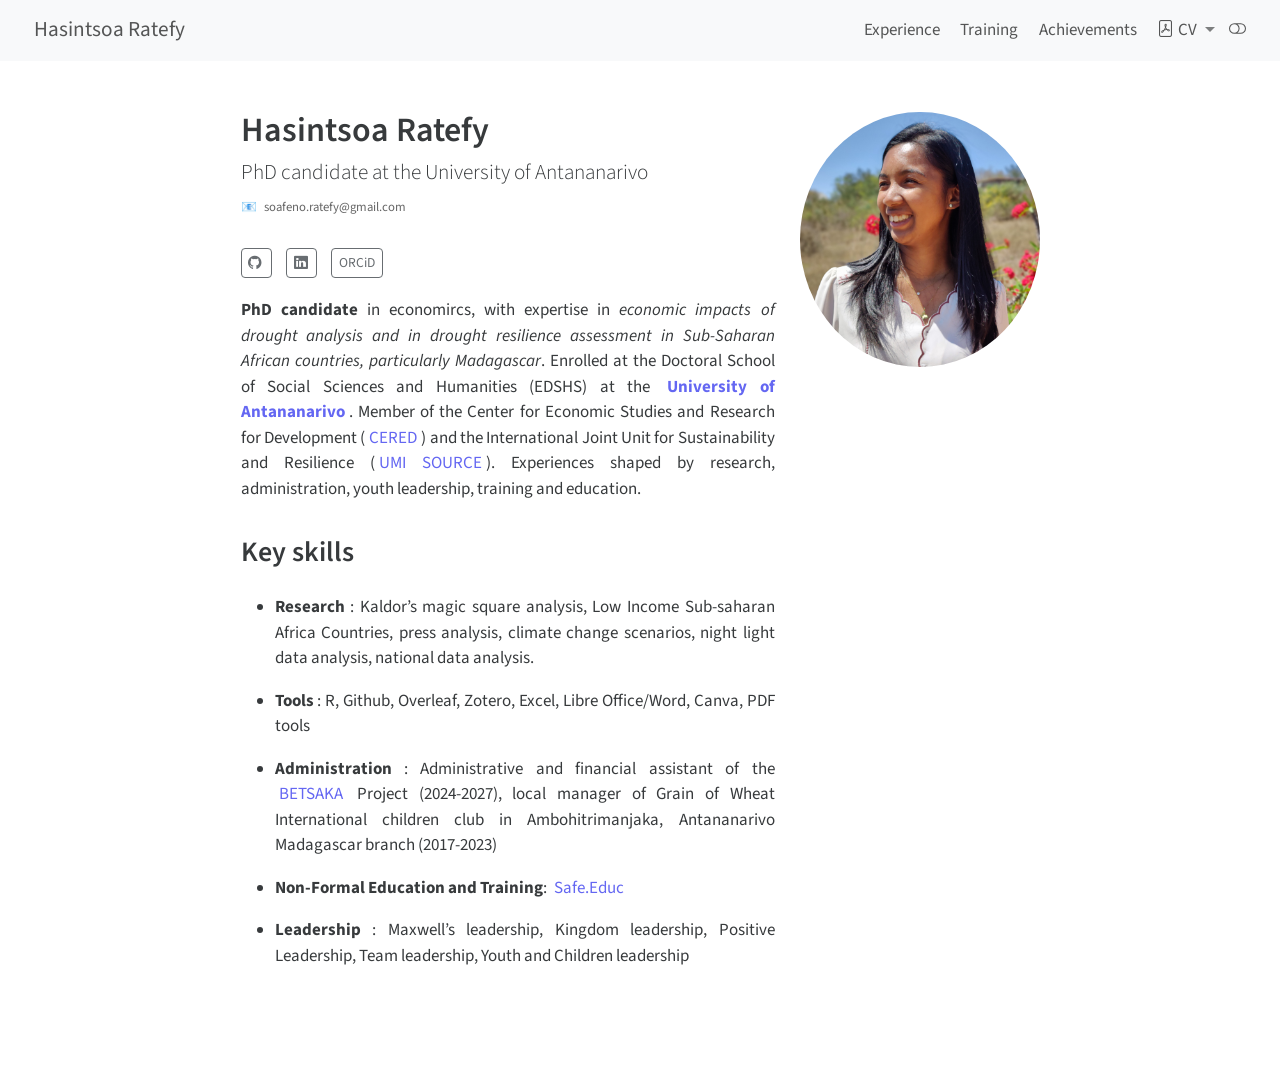
<file: index.html>
<!DOCTYPE html>
<html xmlns="http://www.w3.org/1999/xhtml" lang="en" xml:lang="en"><head>

<meta charset="utf-8">
<meta name="generator" content="quarto-1.11.9">

<meta name="viewport" content="width=device-width, initial-scale=1.0, user-scalable=yes">


<title>Hasintsoa Ratefy</title>
<style>
/* Default styles provided by pandoc.
** See https://pandoc.org/MANUAL.html#variables-for-html for config info.
*/
span.smallcaps{font-variant: small-caps;}
div.columns{display: flex; gap: 1.5em;}
div.column{flex: auto;}
@media screen {
div.columns{gap: min(4vw, 1.5em);}
div.column{overflow-x: auto;}
}
div.hanging-indent{margin-left: 1.5em; text-indent: -1.5em;}
ul.task-list{list-style: none;}
ul.task-list li input[type="checkbox"] {
  width: 0.8em;
  margin: 0 0.8em 0.2em -1em; /* quarto-specific, see https://github.com/quarto-dev/quarto-cli/issues/4556 */ 
  vertical-align: middle;
}
</style>


<script src="site_libs/quarto-nav/quarto-nav.js"></script>
<script src="site_libs/quarto-nav/headroom.min.js"></script>
<link href="./favicon.ico" rel="icon">
<script src="site_libs/clipboard/clipboard.min.js"></script>
<script src="site_libs/quarto-html/quarto.js" type="module"></script>
<script src="site_libs/quarto-html/tabsets/tabsets.js" type="module"></script>
<script src="site_libs/quarto-html/scrollable-regions/scrollable-regions.js" type="module"></script>
<script src="site_libs/quarto-html/popper.min.js"></script>
<script src="site_libs/quarto-html/tippy.umd.min.js"></script>
<link href="site_libs/quarto-html/tippy.css" rel="stylesheet">
<link href="site_libs/quarto-html/quarto-syntax-highlighting-63b5708e65d6cd79cd7618c58d0c21e7.css" rel="stylesheet" class="quarto-color-scheme" id="quarto-text-highlighting-styles">
<link href="site_libs/quarto-html/quarto-syntax-highlighting-dark-447e42e69aaa9833c0ba1b986f430b20.css" rel="stylesheet" class="quarto-color-scheme quarto-color-alternate" id="quarto-text-highlighting-styles">
<link href="site_libs/quarto-html/quarto-syntax-highlighting-63b5708e65d6cd79cd7618c58d0c21e7.css" rel="stylesheet" class="quarto-color-scheme-extra" id="quarto-text-highlighting-styles">
<script src="site_libs/bootstrap/bootstrap.min.js"></script>
<link href="site_libs/bootstrap/bootstrap-icons.css" rel="stylesheet">
<link href="site_libs/bootstrap/bootstrap-6c70e078dea7c58e50a976207e4cd14d.min.css" rel="stylesheet" append-hash="true" class="quarto-color-scheme" id="quarto-bootstrap" data-mode="light">
<link href="site_libs/bootstrap/bootstrap-dark-32280d01ff3a7ff5cbe701a37ed6ca11.min.css" rel="stylesheet" append-hash="true" class="quarto-color-scheme quarto-color-alternate" id="quarto-bootstrap" data-mode="dark">
<link href="site_libs/bootstrap/bootstrap-6c70e078dea7c58e50a976207e4cd14d.min.css" rel="stylesheet" append-hash="true" class="quarto-color-scheme-extra" id="quarto-bootstrap" data-mode="light">
<script id="quarto-search-options" type="application/json">{
  "language": {
    "search-no-results-text": "No results",
    "search-matching-documents-text": "matching documents",
    "search-copy-link-title": "Copy link to search",
    "search-hide-matches-text": "Hide additional matches",
    "search-more-match-text": "more match in this document",
    "search-more-matches-text": "more matches in this document",
    "search-clear-button-title": "Clear",
    "search-text-placeholder": "",
    "search-detached-cancel-button-title": "Cancel",
    "search-submit-button-title": "Submit",
    "search-label": "Search"
  }
}</script>


<meta property="og:title" content="Hasintsoa Ratefy">
<meta property="og:description" content="PhD candidate at the University of Antananarivo

<span style=&quot;font-size:0.60em; color:#666;&quot;>📧 <a href=&quot;mailto:soafeno.ratefy@gmail.com&quot; style=&quot;color:#666;&quot;>soafeno.ratefy@gmail.com</a></span><br>">
<meta property="og:image" content="https://HasintsoaMG.github.io/hasintsoaratefy/profile.jpg">
<meta property="og:site_name" content="Hasintsoa Ratefy">
<meta property="og:image:height" content="3195">
<meta property="og:image:width" content="3000">
</head>

<body class="nav-fixed fullcontent quarto-light"><a id="quarto-skip-link" class="visually-hidden-focusable" href="#quarto-document-content">Skip to main content</a><script id="quarto-html-before-body" type="application/javascript">
    const toggleBodyColorMode = (bsSheetEl) => {
      const mode = bsSheetEl.getAttribute("data-mode");
      const bodyEl = window.document.querySelector("body");
      if (mode === "dark") {
        bodyEl.classList.add("quarto-dark");
        bodyEl.classList.remove("quarto-light");
      } else {
        bodyEl.classList.add("quarto-light");
        bodyEl.classList.remove("quarto-dark");
      }
    }
    const toggleBodyColorPrimary = () => {
      const bsSheetEl = window.document.querySelector("link#quarto-bootstrap:not([rel=disabled-stylesheet])");
      if (bsSheetEl) {
        toggleBodyColorMode(bsSheetEl);
      }
    }
    const setColorSchemeToggle = (alternate) => {
      const toggles = window.document.querySelectorAll('.quarto-color-scheme-toggle');
      for (let i=0; i < toggles.length; i++) {
        const toggle = toggles[i];
        if (toggle) {
          toggle.setAttribute("aria-checked", alternate ? "true" : "false");
          if (alternate) {
            toggle.classList.add("alternate");
          } else {
            toggle.classList.remove("alternate");
          }
        }
      }
    };
    const toggleColorMode = (alternate) => {
      // Switch the stylesheets
      const primaryStylesheets = window.document.querySelectorAll('link.quarto-color-scheme:not(.quarto-color-alternate)');
      const alternateStylesheets = window.document.querySelectorAll('link.quarto-color-scheme.quarto-color-alternate');
      manageTransitions('#quarto-margin-sidebar .nav-link', false);
      if (alternate) {
        // note: dark is layered on light, we don't disable primary!
        enableStylesheet(alternateStylesheets);
        for (const sheetNode of alternateStylesheets) {
          if (sheetNode.id === "quarto-bootstrap") {
            toggleBodyColorMode(sheetNode);
          }
        }
      } else {
        disableStylesheet(alternateStylesheets);
        enableStylesheet(primaryStylesheets)
        toggleBodyColorPrimary();
      }
      manageTransitions('#quarto-margin-sidebar .nav-link', true);
      // Switch the toggles
      setColorSchemeToggle(alternate)
    }
    // Hack to workaround the fact that safari doesn't
    // properly recolor the scrollbar when toggling (#1455).
    // Not run on load: stylesheets are set before first paint there, and
    // scrolling would undo the scroll to a URL fragment (#14973).
    // The one pixel nudge keeps the reader where they were.
    const refreshSafariScrollbar = () => {
      if (navigator.userAgent.indexOf('Safari') > 0 && navigator.userAgent.indexOf('Chrome') == -1) {
        manageTransitions("body", false);
        const scrollY = window.scrollY;
        window.scrollTo(0, scrollY > 0 ? scrollY - 1 : 1);
        setTimeout(() => {
          window.scrollTo(0, scrollY);
          manageTransitions("body", true);
        }, 40);
      }
    }
    const disableStylesheet = (stylesheets) => {
      for (let i=0; i < stylesheets.length; i++) {
        const stylesheet = stylesheets[i];
        stylesheet.rel = 'disabled-stylesheet';
      }
    }
    const enableStylesheet = (stylesheets) => {
      for (let i=0; i < stylesheets.length; i++) {
        const stylesheet = stylesheets[i];
        if(stylesheet.rel !== 'stylesheet') { // for Chrome, which will still FOUC without this check
          stylesheet.rel = 'stylesheet';
        }
      }
    }
    const manageTransitions = (selector, allowTransitions) => {
      const els = window.document.querySelectorAll(selector);
      for (let i=0; i < els.length; i++) {
        const el = els[i];
        if (allowTransitions) {
          el.classList.remove('notransition');
        } else {
          el.classList.add('notransition');
        }
      }
    }
    const isFileUrl = () => {
      return window.location.protocol === 'file:';
    }
    const hasAlternateSentinel = () => {
      let styleSentinel = getColorSchemeSentinel();
      if (styleSentinel !== null) {
        return styleSentinel === "alternate";
      } else {
        return false;
      }
    }
    const setStyleSentinel = (alternate) => {
      const value = alternate ? "alternate" : "default";
      if (!isFileUrl()) {
        window.localStorage.setItem("quarto-color-scheme", value);
      } else {
        localAlternateSentinel = value;
      }
    }
    const getColorSchemeSentinel = () => {
      if (!isFileUrl()) {
        const storageValue = window.localStorage.getItem("quarto-color-scheme");
        return storageValue != null ? storageValue : localAlternateSentinel;
      } else {
        return localAlternateSentinel;
      }
    }
    const toggleGiscusIfUsed = (isAlternate, darkModeDefault) => {
      const baseTheme = document.querySelector('#giscus-base-theme')?.value ?? 'light';
      const alternateTheme = document.querySelector('#giscus-alt-theme')?.value ?? 'dark';
      let newTheme = '';
      if(authorPrefersDark) {
        newTheme = isAlternate ? baseTheme : alternateTheme;
      } else {
        newTheme = isAlternate ? alternateTheme : baseTheme;
      }
      const changeGiscusTheme = () => {
        // From: https://github.com/giscus/giscus/issues/336
        const sendMessage = (message) => {
          const iframe = document.querySelector('iframe.giscus-frame');
          if (!iframe) return;
          iframe.contentWindow.postMessage({ giscus: message }, 'https://giscus.app');
        }
        sendMessage({
          setConfig: {
            theme: newTheme
          }
        });
      }
      const isGiscussLoaded = window.document.querySelector('iframe.giscus-frame') !== null;
      if (isGiscussLoaded) {
        changeGiscusTheme();
      }
    };
    const authorPrefersDark = false;
    const darkModeDefault = authorPrefersDark;
      document.querySelector('link#quarto-text-highlighting-styles.quarto-color-scheme-extra').rel = 'disabled-stylesheet';
      document.querySelector('link#quarto-bootstrap.quarto-color-scheme-extra').rel = 'disabled-stylesheet';
    let localAlternateSentinel = darkModeDefault ? 'alternate' : 'default';
    // Dark / light mode switch
    window.quartoToggleColorScheme = () => {
      // Read the current dark / light value
      let toAlternate = !hasAlternateSentinel();
      toggleColorMode(toAlternate);
      refreshSafariScrollbar();
      setStyleSentinel(toAlternate);
      toggleGiscusIfUsed(toAlternate, darkModeDefault);
      window.dispatchEvent(new Event('resize'));
    };
    // Switch to dark mode if need be
    if (hasAlternateSentinel()) {
      toggleColorMode(true);
    } else {
      toggleColorMode(false);
    }
  </script>

<div id="quarto-search-results"></div>
  <header id="quarto-header" class="headroom fixed-top">
    <nav class="navbar navbar-expand-lg " data-bs-theme="dark" aria-label="Site">
      <div class="navbar-container container-fluid">
      <div class="navbar-brand-container mx-auto">
    <a class="navbar-brand" href="./index.html">
    <span class="navbar-title">Hasintsoa Ratefy</span>
    </a>
  </div>
          <button class="navbar-toggler" type="button" data-bs-toggle="collapse" data-bs-target="#navbarCollapse" aria-controls="navbarCollapse" aria-expanded="false" aria-label="Toggle navigation" onclick="if (window.quartoToggleHeadroom) { window.quartoToggleHeadroom(); }">
  <span class="navbar-toggler-icon"></span>
</button>
          <div class="collapse navbar-collapse" id="navbarCollapse">
            <ul class="navbar-nav navbar-nav-scroll ms-auto">
  <li class="nav-item">
    <a class="nav-link" href="./Pages/Experience.html"> 
<span class="menu-text">Experience</span></a>
  </li>  
  <li class="nav-item">
    <a class="nav-link" href="./Pages/Training.html"> 
<span class="menu-text">Training</span></a>
  </li>  
  <li class="nav-item">
    <a class="nav-link" href="./Pages/Achievements.html"> 
<span class="menu-text">Achievements</span></a>
  </li>  
  <li class="nav-item dropdown ">
    <a class="nav-link dropdown-toggle" href="#" id="nav-menu-cv" role="link" data-bs-toggle="dropdown" aria-expanded="false">
      <i class="bi bi-file-pdf" role="img">
</i> 
 <span class="menu-text">CV</span>
    </a>
    <ul class="dropdown-menu dropdown-menu-end" aria-labelledby="nav-menu-cv">    
        <li>
    <a class="dropdown-item" href="./files/EN_CV_Hasintsoa_RATEFY_nov_2026.pdf">
 <span class="dropdown-text">English</span></a>
  </li>  
        <li>
    <a class="dropdown-item" href="./files/FR_CV_Hasintsoa_RATEFY_nov_2026.pdf">
 <span class="dropdown-text">French</span></a>
  </li>  
    </ul>
  </li>
</ul>
          </div> <!-- /navcollapse -->
            <div class="quarto-navbar-tools">
  <button type="button" role="switch" aria-checked="false" class="quarto-color-scheme-toggle quarto-navigation-tool  px-1" onclick="window.quartoToggleColorScheme(); return false;" title="Toggle dark mode" aria-label="Toggle dark mode"><i class="bi"></i></button>
</div>
      </div> <!-- /container-fluid -->
    </nav>
</header>
<!-- content -->
<div id="quarto-content" class="quarto-container page-columns page-rows-contents page-layout-article page-navbar">
<!-- sidebar -->
<!-- margin-sidebar -->
    
<!-- main -->
<div class="quarto-about-solana column-body">
  <div class="about-entity">
    <div class="entity-contents">
      <header id="title-block-header" class="quarto-title-block default">
<div class="quarto-title">
<h1 class="title">Hasintsoa Ratefy</h1>
<p class="subtitle lead">PhD candidate at the University of Antananarivo<br>
<span style="font-size:0.60em; color:#666;">📧 <a href="mailto:soafeno.ratefy@gmail.com" style="color:#666;">soafeno.ratefy@gmail.com</a></span><br></p>
</div>
<div class="quarto-title-meta">
  </div>
</header> <div class="about-links">
  <a href="https://github.com/HasintsoaMG" class="about-link" rel="" target="">
    <i class="bi bi-github"></i>
     <span class="about-link-text"></span>
  </a>
  <a href="https://www.linkedin.com/in/hasintsoa-ratefy" class="about-link" rel="" target="">
    <i class="bi bi-linkedin"></i>
     <span class="about-link-text"></span>
  </a>
  <a href="https://orcid.org/0009-0002-3861-449X" class="about-link" rel="" target="">
     <span class="about-link-text">ORCiD</span>
  </a>
</div>
      <div class="about-contents"><main class="content" id="quarto-document-content" tabindex="-1">

<p><strong>PhD candidate</strong> in economircs, with expertise in <em>economic impacts of drought analysis and in drought resilience assessment in Sub-Saharan African countries, particularly Madagascar</em>. Enrolled at the Doctoral School of Social Sciences and Humanities (EDSHS) at the <a href="https://univ-antananarivo.mg/"><strong>University of Antananarivo</strong></a>. Member of the Center for Economic Studies and Research for Development (<a href="https://ue-madagascar.org/teams/691">CERED</a>) and the International Joint Unit for Sustainability and Resilience (<a href="https://www.umi-source.uvsq.fr/">UMI SOURCE</a>). Experiences shaped by research, administration, youth leadership, training and education.</p>
<section id="key-skills" class="level2">
<h2 data-anchor-id="key-skills">Key skills</h2>
<ul>
<li><p><strong>Research</strong> : Kaldor’s magic square analysis, Low Income Sub-saharan Africa Countries, press analysis, climate change scenarios, night light data analysis, national data analysis.</p></li>
<li><p><strong>Tools</strong> : R, Github, Overleaf, Zotero, Excel, Libre Office/Word, Canva, PDF tools</p></li>
<li><p><strong>Administration</strong> : Administrative and financial assistant of the <a href="https://betsaka.hypotheses.org/">BETSAKA</a> Project (2024-2027), local manager of Grain of Wheat International children club in Ambohitrimanjaka, Antananarivo Madagascar branch (2017-2023)</p></li>
<li><p><strong>Non-Formal Education and Training</strong>: <a href="https://www.facebook.com/SafeEducMadagascar">Safe.Educ</a></p></li>
<li><p><strong>Leadership</strong> : Maxwell’s leadership, Kingdom leadership, Positive Leadership, Team leadership, Youth and Children leadership</p></li>
</ul>


</section>
</main></div>
    </div>
    <img src="profile.jpg" class="about-image
  round " style="height: 15em; width: 15em;">
  </div>
</div>
 <!-- /main -->
<script id="quarto-html-after-body" type="application/javascript">
  window.document.addEventListener("DOMContentLoaded", function (event) {
    // Ensure there is a toggle, if there isn't float one in the top right
    if (window.document.querySelector('.quarto-color-scheme-toggle') === null) {
      const toggle = window.document.createElement('button');
      toggle.type = "button";
      toggle.setAttribute("role", "switch");
      toggle.setAttribute("aria-checked", "false");
      toggle.classList.add('top-right');
      toggle.classList.add('quarto-color-scheme-toggle');
      toggle.setAttribute("aria-label", "Toggle dark mode");
      toggle.onclick = function() { try { window.quartoToggleColorScheme(); } catch {} return false; };
      const i = window.document.createElement("i");
      i.classList.add('bi');
      toggle.appendChild(i);
      // Put the toggle in a landmark of its own, so that landmark navigation
      // can reach it.
      //
      // The container is always a fresh direct child of body, and the toggle is
      // never moved into page furniture that the theme or the author controls.
      // The toggle is positioned against the page, so any ancestor that
      // establishes a containing block captures it: a positioned element or a
      // grid for position: absolute, and transform, filter, will-change or
      // contain for position: fixed. A direct child of body has none of these
      // to inherit, and the shift when one appears is silent and visual.
      //
      // ARIA says a document should have at most one banner, and axe reports a
      // duplicate whether or not the banners carry distinct labels. So use a
      // header when the page has no banner yet, and a named region otherwise.
      //
      // A header is a banner wherever it sits, unless it is inside sectioning
      // content, so this cannot just look at the children of body: a custom
      // page layout wraps the title block header in a plain div. An explicit
      // role="banner" always counts.
      const sectioning = 'article, aside, main, nav, section, [role="article"], [role="complementary"], [role="main"], [role="navigation"], [role="region"]';
      const hasBanner = Array.from(
        window.document.querySelectorAll('header:not([role]), [role="banner"]')
      ).some(function(el) {
        return el.hasAttribute("role") || el.closest(sectioning) === null;
      });
      const container = window.document.createElement(hasBanner ? "div" : "header");
      if (hasBanner) {
        container.setAttribute("role", "region");
        container.setAttribute("aria-label", "Toggle dark mode");
      }
      container.classList.add('quarto-color-scheme-toggle-container');
      container.appendChild(toggle);
      window.document.body.appendChild(container);
    }
    setColorSchemeToggle(hasAlternateSentinel())
    const isCodeAnnotation = (el) => {
      for (const clz of el.classList) {
        if (clz.startsWith('code-annotation-')) {                     
          return true;
        }
      }
      return false;
    }
    const onCopySuccess = function(e) {
      // button target
      const button = e.trigger;
      // don't keep focus
      button.blur();
      // flash "checked"
      button.classList.add('code-copy-button-checked');
      var currentTitle = button.getAttribute("title");
      button.setAttribute("title", "Copied!");
      let tooltip;
      if (window.bootstrap) {
        button.setAttribute("data-bs-toggle", "tooltip");
        button.setAttribute("data-bs-placement", "left");
        button.setAttribute("data-bs-title", "Copied!");
        tooltip = new bootstrap.Tooltip(button, 
          { trigger: "manual", 
            customClass: "code-copy-button-tooltip",
            offset: [0, -8]});
        tooltip.show();    
      }
      setTimeout(function() {
        if (tooltip) {
          tooltip.hide();
          button.removeAttribute("data-bs-title");
          button.removeAttribute("data-bs-toggle");
          button.removeAttribute("data-bs-placement");
        }
        button.setAttribute("title", currentTitle);
        button.classList.remove('code-copy-button-checked');
      }, 1000);
      // clear code selection
      e.clearSelection();
    }
    const getTextToCopy = function(trigger) {
      const outerScaffold = trigger.parentElement.cloneNode(true);
      const codeEl = outerScaffold.querySelector('code');
      for (const childEl of codeEl.children) {
        if (isCodeAnnotation(childEl)) {
          childEl.remove();
        }
      }
      return codeEl.innerText;
    }
    const clipboard = new window.ClipboardJS('.code-copy-button:not([data-in-quarto-modal])', {
      text: getTextToCopy
    });
    clipboard.on('success', onCopySuccess);
    if (window.document.getElementById('quarto-embedded-source-code-modal')) {
      const clipboardModal = new window.ClipboardJS('.code-copy-button[data-in-quarto-modal]', {
        text: getTextToCopy,
        container: window.document.getElementById('quarto-embedded-source-code-modal')
      });
      clipboardModal.on('success', onCopySuccess);
    }
      var localhostRegex = new RegExp(/^(?:http|https):\/\/localhost\:?[0-9]*\//);
      var mailtoRegex = new RegExp(/^mailto:/);
        var filterRegex = new RegExp("https:\/\/HasintsoaMG\.github\.io\/hasintsoaratefy\/");
      var isInternal = (href) => {
          return filterRegex.test(href) || localhostRegex.test(href) || mailtoRegex.test(href);
      }
      // Inspect non-navigation links and adorn them if external
      window.quartoDecorateExternalLinks = function (root) {
     var links = (root || window.document).querySelectorAll('a[href]:not(.nav-link):not(.navbar-brand):not(.toc-action):not(.sidebar-link):not(.sidebar-item-toggle):not(.pagination-link):not(.no-external):not([aria-hidden]):not(.dropdown-item):not(.quarto-navigation-tool):not(.about-link)');
      for (var i=0; i<links.length; i++) {
        const link = links[i];
        if (!isInternal(link.href)) {
          // undo the damage that might have been done by quarto-nav.js in the case of
          // links that we want to consider external
          if (link.dataset.originalHref !== undefined) {
            link.href = link.dataset.originalHref;
          }
          if (!link.classList.contains('no-external-icon')) {
          }
        }
      }
      };
      window.quartoDecorateExternalLinks(window.document);
    // Esc closes the popup (WCAG 1.4.13) and focus leaving both trigger and
    // popup closes it (WCAG 2.4.11); tippy handles neither for interactive popups.
    const hideOnEscAndFocusOut = {
      name: 'hideOnEscAndFocusOut',
      defaultValue: true,
      fn(instance) {
        const dismiss = () => {
          // A show scheduled by the trigger delay would otherwise reopen it
          instance.clearDelayTimeouts();
          instance.hide();
        };
        const onKeyDown = (event) => {
          if (event.key !== 'Escape') {
            return;
          }
          // Keep Esc from also reaching page handlers (e.g. reveal.js overview),
          // except an open reveal.js slide menu, which Esc should close too.
          // The menu handles keys only when its keyboard option is on.
          const menuHandlesEsc = window.Reveal?.getPlugin?.('menu')?.isOpen() &&
            window.Reveal.getConfig().menu?.keyboard !== false;
          if (!menuHandlesEsc) {
            event.stopPropagation();
          }
          if (instance.popper.contains(window.document.activeElement)) {
            // Disabled while refocusing so the focus trigger does not reopen it
            instance.disable();
            instance.reference.focus();
            instance.enable();
          }
          dismiss();
        };
        const onFocusOut = (event) => {
          const target = event.relatedTarget;
          if (target && !instance.reference.contains(target) &&
              !instance.popper.contains(target)) {
            dismiss();
          }
        };
        // On the trigger too: a click trigger (code-annotations: select) has no
        // blur handling. Attached for the instance's lifetime so leaving the
        // trigger also cancels a show still pending on the trigger delay.
        instance.reference.addEventListener('focusout', onFocusOut);
        return {
          onShow() {
            window.document.addEventListener('keydown', onKeyDown, true);
            instance.popper.addEventListener('focusout', onFocusOut);
          },
          onHide() {
            window.document.removeEventListener('keydown', onKeyDown, true);
            instance.popper.removeEventListener('focusout', onFocusOut);
          },
          onDestroy() {
            instance.reference.removeEventListener('focusout', onFocusOut);
          },
        };
      },
    };
    function tippyHover(el, contentFn, onTriggerFn, onUntriggerFn) {
      const config = {
        allowHTML: true,
        maxWidth: 500,
        delay: 100,
        arrow: false,
        appendTo: function(el) {
            return el.parentElement;
        },
        interactive: true,
        interactiveBorder: 10,
        theme: 'quarto',
        placement: 'bottom-start',
        plugins: [hideOnEscAndFocusOut],
      };
      if (contentFn) {
        config.content = contentFn;
      }
      if (onTriggerFn) {
        config.onTrigger = onTriggerFn;
      }
      if (onUntriggerFn) {
        config.onUntrigger = onUntriggerFn;
      }
      window.tippy(el, config); 
    }
    const noterefs = window.document.querySelectorAll('a[role="doc-noteref"]');
    for (var i=0; i<noterefs.length; i++) {
      const ref = noterefs[i];
      tippyHover(ref, function() {
        // use id or data attribute instead here
        let href = ref.getAttribute('data-footnote-href') || ref.getAttribute('href');
        try { href = new URL(href).hash; } catch {}
        const id = href.replace(/^#\/?/, "");
        const note = window.document.getElementById(id);
        if (note) {
          return note.innerHTML;
        } else {
          return "";
        }
      });
    }
    const xrefs = window.document.querySelectorAll('a.quarto-xref');
    const processXRef = (id, note) => {
      // Strip column container classes
      const stripColumnClz = (el) => {
        el.classList.remove("page-full", "page-columns");
        if (el.children) {
          for (const child of el.children) {
            stripColumnClz(child);
          }
        }
      }
      stripColumnClz(note)
      if (id === null || id.startsWith('sec-')) {
        // Special case sections, only their first couple elements
        const container = document.createElement("div");
        if (note.children && note.children.length > 2) {
          container.appendChild(note.children[0].cloneNode(true));
          for (let i = 1; i < note.children.length; i++) {
            const child = note.children[i];
            if (child.tagName === "P" && child.innerText === "") {
              continue;
            } else {
              container.appendChild(child.cloneNode(true));
              break;
            }
          }
          if (window.Quarto?.typesetMath) {
            window.Quarto.typesetMath(container);
          }
          return container.innerHTML
        } else {
          if (window.Quarto?.typesetMath) {
            window.Quarto.typesetMath(note);
          }
          return note.innerHTML;
        }
      } else {
        // Remove any anchor links if they are present
        const anchorLink = note.querySelector('a.anchorjs-link');
        if (anchorLink) {
          anchorLink.remove();
        }
        if (window.Quarto?.typesetMath) {
          window.Quarto.typesetMath(note);
        }
        if (note.classList.contains("callout")) {
          return note.outerHTML;
        } else {
          return note.innerHTML;
        }
      }
    }
    for (var i=0; i<xrefs.length; i++) {
      const xref = xrefs[i];
      tippyHover(xref, undefined, function(instance) {
        instance.disable();
        let url = xref.getAttribute('href');
        let hash = undefined; 
        if (url.startsWith('#')) {
          hash = url;
        } else {
          try { hash = new URL(url).hash; } catch {}
        }
        if (hash) {
          const id = hash.replace(/^#\/?/, "");
          const note = window.document.getElementById(id);
          if (note !== null) {
            try {
              const html = processXRef(id, note.cloneNode(true));
              instance.setContent(html);
            } finally {
              instance.enable();
              instance.show();
            }
          } else {
            // See if we can fetch this
            fetch(url.split('#')[0])
            .then(res => res.text())
            .then(html => {
              const parser = new DOMParser();
              const htmlDoc = parser.parseFromString(html, "text/html");
              const note = htmlDoc.getElementById(id);
              if (note !== null) {
                const html = processXRef(id, note);
                instance.setContent(html);
              } 
            }).finally(() => {
              instance.enable();
              instance.show();
            });
          }
        } else {
          // See if we can fetch a full url (with no hash to target)
          // This is a special case and we should probably do some content thinning / targeting
          fetch(url)
          .then(res => res.text())
          .then(html => {
            const parser = new DOMParser();
            const htmlDoc = parser.parseFromString(html, "text/html");
            const note = htmlDoc.querySelector('main.content');
            if (note !== null) {
              // This should only happen for chapter cross references
              // (since there is no id in the URL)
              // remove the first header
              if (note.children.length > 0 && note.children[0].tagName === "HEADER") {
                note.children[0].remove();
              }
              const html = processXRef(null, note);
              instance.setContent(html);
            } 
          }).finally(() => {
            instance.enable();
            instance.show();
          });
        }
      }, function(instance) {
      });
    }
        let selectedAnnoteEl;
        const selectorForAnnotation = ( cell, annotation) => {
          let cellAttr = 'data-code-cell="' + cell + '"';
          let lineAttr = 'data-code-annotation="' +  annotation + '"';
          const selector = 'span[' + cellAttr + '][' + lineAttr + ']';
          return selector;
        }
        const selectCodeLines = (annoteEl) => {
          const doc = window.document;
          const targetCell = annoteEl.getAttribute("data-target-cell");
          const targetAnnotation = annoteEl.getAttribute("data-target-annotation");
          const annoteSpan = window.document.querySelector(selectorForAnnotation(targetCell, targetAnnotation));
          const lines = annoteSpan.getAttribute("data-code-lines").split(",");
          const lineIds = lines.map((line) => {
            return targetCell + "-" + line;
          })
          // Each band is positioned against its own containing block, which is
          // not the offsetParent of the lines, so place it from client rects.
          const placeBand = (band, firstEl, lastEl, codeBlock) => {
            const container = band.offsetParent;
            if (container === null) {
              return;
            }
            const containerRect = container.getBoundingClientRect();
            // Reveal.js scales slides with a transform, so convert client
            // pixels back to the CSS pixels of the container.
            const scale = containerRect.height / container.offsetHeight || 1;
            const firstRect = firstEl.getBoundingClientRect();
            const lastRect = lastEl.getBoundingClientRect();
            const top = (firstRect.top - containerRect.top) / scale - container.clientTop + container.scrollTop;
            const height = (lastRect.bottom - firstRect.top) / scale;
            band.style.top = top - 2 + "px";
            band.style.height = height + 4 + "px";
            if (codeBlock) {
              // Without the copy button wrapper, the containing block is wider
              // than the code block, so span the code block explicitly.
              const blockRect = codeBlock.getBoundingClientRect();
              band.style.left = (blockRect.left - containerRect.left) / scale - container.clientLeft + container.scrollLeft + "px";
              band.style.width = blockRect.width / scale + "px";
            }
          };
          if (lineIds.length > 0) {
            const el = window.document.getElementById(lineIds[0]);
            const lastEl = window.document.getElementById(lineIds[lineIds.length - 1]);
            const parent = el.parentElement.parentElement;
            // cook up a div (if necessary) and position it
            let div = window.document.getElementById("code-annotation-line-highlight");
            if (div === null) {
              div = window.document.createElement("div");
              div.setAttribute("id", "code-annotation-line-highlight");
              div.style.position = 'absolute';
              parent.appendChild(div);
            }
            placeBand(div, el, lastEl, parent.closest("div.sourceCode") || parent);
            let gutterDiv = window.document.getElementById("code-annotation-line-highlight-gutter");
            if (gutterDiv === null) {
              gutterDiv = window.document.createElement("div");
              gutterDiv.setAttribute("id", "code-annotation-line-highlight-gutter");
              gutterDiv.style.position = 'absolute';
              const codeCell = window.document.getElementById(targetCell);
              const gutter = codeCell.querySelector('.code-annotation-gutter');
              gutter.appendChild(gutterDiv);
            }
            placeBand(gutterDiv, el, lastEl);
            selectedAnnoteEl = annoteEl;
          }
        };
        const unselectCodeLines = () => {
          const elementsIds = ["code-annotation-line-highlight", "code-annotation-line-highlight-gutter"];
          elementsIds.forEach((elId) => {
            const div = window.document.getElementById(elId);
            if (div) {
              div.remove();
            }
          });
          selectedAnnoteEl = undefined;
        };
          // Handle positioning of the toggle
      window.addEventListener(
        "resize",
        throttle(() => {
          elRect = undefined;
          if (selectedAnnoteEl) {
            selectCodeLines(selectedAnnoteEl);
          }
        }, 10)
      );
      function throttle(fn, ms) {
      let throttle = false;
      let timer;
        return (...args) => {
          if(!throttle) { // first call gets through
              fn.apply(this, args);
              throttle = true;
          } else { // all the others get throttled
              if(timer) clearTimeout(timer); // cancel #2
              timer = setTimeout(() => {
                fn.apply(this, args);
                timer = throttle = false;
              }, ms);
          }
        };
      }
        // Attach click handler to the DT
        const annoteDls = window.document.querySelectorAll('dt[data-target-cell]');
        for (const annoteDlNode of annoteDls) {
          annoteDlNode.addEventListener('click', (event) => {
            const clickedEl = event.target;
            if (clickedEl !== selectedAnnoteEl) {
              unselectCodeLines();
              const activeEl = window.document.querySelector('dt[data-target-cell].code-annotation-active');
              if (activeEl) {
                activeEl.classList.remove('code-annotation-active');
              }
              selectCodeLines(clickedEl);
              clickedEl.classList.add('code-annotation-active');
            } else {
              // Unselect the line
              unselectCodeLines();
              clickedEl.classList.remove('code-annotation-active');
            }
          });
        }
    const findCites = (el) => {
      const parentEl = el.parentElement;
      if (parentEl) {
        const cites = parentEl.dataset.cites;
        if (cites) {
          return {
            el,
            cites: cites.split(' ')
          };
        } else {
          return findCites(el.parentElement)
        }
      } else {
        return undefined;
      }
    };
    var bibliorefs = window.document.querySelectorAll('a[role="doc-biblioref"]');
    for (var i=0; i<bibliorefs.length; i++) {
      const ref = bibliorefs[i];
      const citeInfo = findCites(ref);
      if (citeInfo) {
        tippyHover(citeInfo.el, function() {
          var popup = window.document.createElement('div');
          citeInfo.cites.forEach(function(cite) {
            var citeDiv = window.document.createElement('div');
            citeDiv.classList.add('hanging-indent');
            citeDiv.classList.add('csl-entry');
            var biblioDiv = window.document.getElementById('ref-' + cite);
            if (biblioDiv) {
              citeDiv.innerHTML = biblioDiv.innerHTML;
            }
            popup.appendChild(citeDiv);
          });
          return popup.innerHTML;
        });
      }
    }
  });
  </script>
  <script type="application/javascript">
  window.quartoScrollableRegionsLabels = {"code":"Scrollable code","output":"Scrollable output"};
  </script>
</div> <!-- /content -->




</body></html>
</file>
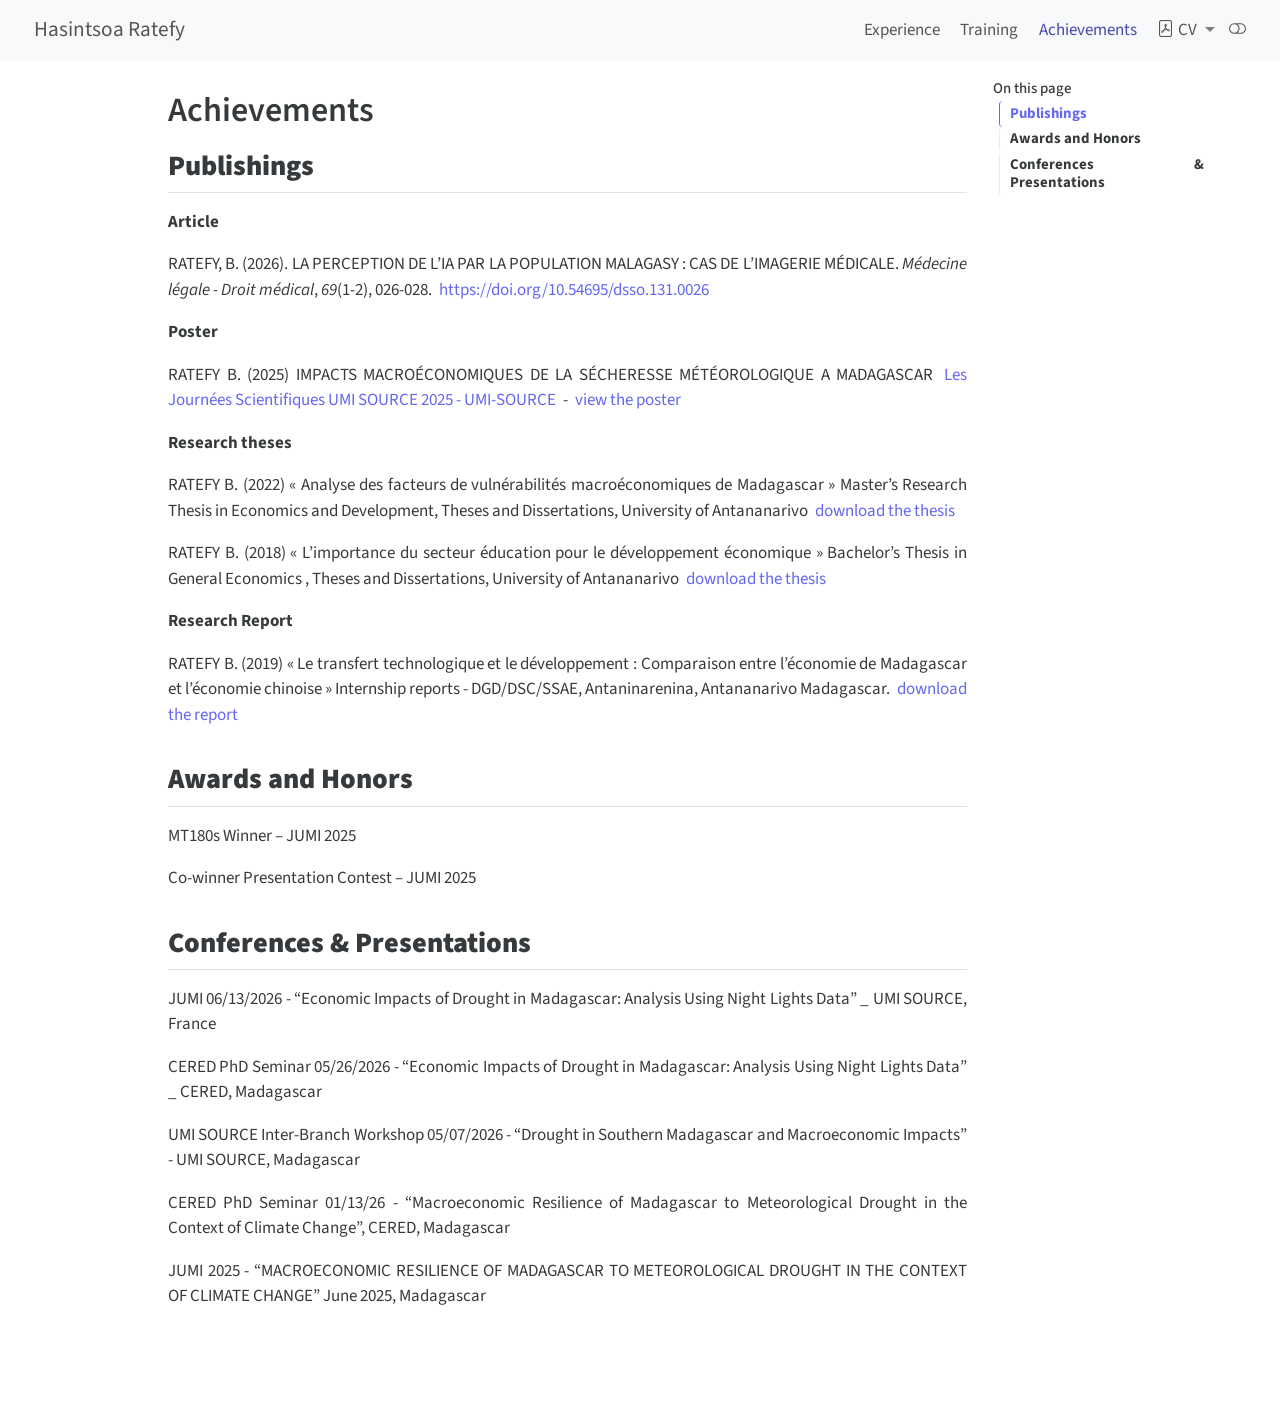
<file: Pages/Achievements.html>
<!DOCTYPE html>
<html xmlns="http://www.w3.org/1999/xhtml" lang="en" xml:lang="en"><head>

<meta charset="utf-8">
<meta name="generator" content="quarto-1.11.9">

<meta name="viewport" content="width=device-width, initial-scale=1.0, user-scalable=yes">


<title>Achievements – Hasintsoa Ratefy</title>
<style>
/* Default styles provided by pandoc.
** See https://pandoc.org/MANUAL.html#variables-for-html for config info.
*/
span.smallcaps{font-variant: small-caps;}
div.columns{display: flex; gap: 1.5em;}
div.column{flex: auto;}
@media screen {
div.columns{gap: min(4vw, 1.5em);}
div.column{overflow-x: auto;}
}
div.hanging-indent{margin-left: 1.5em; text-indent: -1.5em;}
ul.task-list{list-style: none;}
ul.task-list li input[type="checkbox"] {
  width: 0.8em;
  margin: 0 0.8em 0.2em -1em; /* quarto-specific, see https://github.com/quarto-dev/quarto-cli/issues/4556 */ 
  vertical-align: middle;
}
</style>


<script src="../site_libs/quarto-nav/quarto-nav.js"></script>
<script src="../site_libs/quarto-nav/headroom.min.js"></script>
<link href="../favicon.ico" rel="icon">
<script src="../site_libs/clipboard/clipboard.min.js"></script>
<script src="../site_libs/quarto-html/quarto.js" type="module"></script>
<script src="../site_libs/quarto-html/tabsets/tabsets.js" type="module"></script>
<script src="../site_libs/quarto-html/scrollable-regions/scrollable-regions.js" type="module"></script>
<script src="../site_libs/quarto-html/popper.min.js"></script>
<script src="../site_libs/quarto-html/tippy.umd.min.js"></script>
<script src="../site_libs/quarto-html/anchor.min.js"></script>
<link href="../site_libs/quarto-html/tippy.css" rel="stylesheet">
<link href="../site_libs/quarto-html/quarto-syntax-highlighting-63b5708e65d6cd79cd7618c58d0c21e7.css" rel="stylesheet" class="quarto-color-scheme" id="quarto-text-highlighting-styles">
<link href="../site_libs/quarto-html/quarto-syntax-highlighting-dark-447e42e69aaa9833c0ba1b986f430b20.css" rel="stylesheet" class="quarto-color-scheme quarto-color-alternate" id="quarto-text-highlighting-styles">
<link href="../site_libs/quarto-html/quarto-syntax-highlighting-63b5708e65d6cd79cd7618c58d0c21e7.css" rel="stylesheet" class="quarto-color-scheme-extra" id="quarto-text-highlighting-styles">
<script src="../site_libs/bootstrap/bootstrap.min.js"></script>
<link href="../site_libs/bootstrap/bootstrap-icons.css" rel="stylesheet">
<link href="../site_libs/bootstrap/bootstrap-6c70e078dea7c58e50a976207e4cd14d.min.css" rel="stylesheet" append-hash="true" class="quarto-color-scheme" id="quarto-bootstrap" data-mode="light">
<link href="../site_libs/bootstrap/bootstrap-dark-32280d01ff3a7ff5cbe701a37ed6ca11.min.css" rel="stylesheet" append-hash="true" class="quarto-color-scheme quarto-color-alternate" id="quarto-bootstrap" data-mode="dark">
<link href="../site_libs/bootstrap/bootstrap-6c70e078dea7c58e50a976207e4cd14d.min.css" rel="stylesheet" append-hash="true" class="quarto-color-scheme-extra" id="quarto-bootstrap" data-mode="light">
<script id="quarto-search-options" type="application/json">{
  "language": {
    "search-no-results-text": "No results",
    "search-matching-documents-text": "matching documents",
    "search-copy-link-title": "Copy link to search",
    "search-hide-matches-text": "Hide additional matches",
    "search-more-match-text": "more match in this document",
    "search-more-matches-text": "more matches in this document",
    "search-clear-button-title": "Clear",
    "search-text-placeholder": "",
    "search-detached-cancel-button-title": "Cancel",
    "search-submit-button-title": "Submit",
    "search-label": "Search"
  }
}</script>


<meta property="og:title" content="Achievements – Hasintsoa Ratefy">
<meta property="og:description" content="">
<meta property="og:site_name" content="Hasintsoa Ratefy">
</head>

<body class="nav-fixed quarto-light"><a id="quarto-skip-link" class="visually-hidden-focusable" href="#quarto-document-content">Skip to main content</a><script id="quarto-html-before-body" type="application/javascript">
    const toggleBodyColorMode = (bsSheetEl) => {
      const mode = bsSheetEl.getAttribute("data-mode");
      const bodyEl = window.document.querySelector("body");
      if (mode === "dark") {
        bodyEl.classList.add("quarto-dark");
        bodyEl.classList.remove("quarto-light");
      } else {
        bodyEl.classList.add("quarto-light");
        bodyEl.classList.remove("quarto-dark");
      }
    }
    const toggleBodyColorPrimary = () => {
      const bsSheetEl = window.document.querySelector("link#quarto-bootstrap:not([rel=disabled-stylesheet])");
      if (bsSheetEl) {
        toggleBodyColorMode(bsSheetEl);
      }
    }
    const setColorSchemeToggle = (alternate) => {
      const toggles = window.document.querySelectorAll('.quarto-color-scheme-toggle');
      for (let i=0; i < toggles.length; i++) {
        const toggle = toggles[i];
        if (toggle) {
          toggle.setAttribute("aria-checked", alternate ? "true" : "false");
          if (alternate) {
            toggle.classList.add("alternate");
          } else {
            toggle.classList.remove("alternate");
          }
        }
      }
    };
    const toggleColorMode = (alternate) => {
      // Switch the stylesheets
      const primaryStylesheets = window.document.querySelectorAll('link.quarto-color-scheme:not(.quarto-color-alternate)');
      const alternateStylesheets = window.document.querySelectorAll('link.quarto-color-scheme.quarto-color-alternate');
      manageTransitions('#quarto-margin-sidebar .nav-link', false);
      if (alternate) {
        // note: dark is layered on light, we don't disable primary!
        enableStylesheet(alternateStylesheets);
        for (const sheetNode of alternateStylesheets) {
          if (sheetNode.id === "quarto-bootstrap") {
            toggleBodyColorMode(sheetNode);
          }
        }
      } else {
        disableStylesheet(alternateStylesheets);
        enableStylesheet(primaryStylesheets)
        toggleBodyColorPrimary();
      }
      manageTransitions('#quarto-margin-sidebar .nav-link', true);
      // Switch the toggles
      setColorSchemeToggle(alternate)
    }
    // Hack to workaround the fact that safari doesn't
    // properly recolor the scrollbar when toggling (#1455).
    // Not run on load: stylesheets are set before first paint there, and
    // scrolling would undo the scroll to a URL fragment (#14973).
    // The one pixel nudge keeps the reader where they were.
    const refreshSafariScrollbar = () => {
      if (navigator.userAgent.indexOf('Safari') > 0 && navigator.userAgent.indexOf('Chrome') == -1) {
        manageTransitions("body", false);
        const scrollY = window.scrollY;
        window.scrollTo(0, scrollY > 0 ? scrollY - 1 : 1);
        setTimeout(() => {
          window.scrollTo(0, scrollY);
          manageTransitions("body", true);
        }, 40);
      }
    }
    const disableStylesheet = (stylesheets) => {
      for (let i=0; i < stylesheets.length; i++) {
        const stylesheet = stylesheets[i];
        stylesheet.rel = 'disabled-stylesheet';
      }
    }
    const enableStylesheet = (stylesheets) => {
      for (let i=0; i < stylesheets.length; i++) {
        const stylesheet = stylesheets[i];
        if(stylesheet.rel !== 'stylesheet') { // for Chrome, which will still FOUC without this check
          stylesheet.rel = 'stylesheet';
        }
      }
    }
    const manageTransitions = (selector, allowTransitions) => {
      const els = window.document.querySelectorAll(selector);
      for (let i=0; i < els.length; i++) {
        const el = els[i];
        if (allowTransitions) {
          el.classList.remove('notransition');
        } else {
          el.classList.add('notransition');
        }
      }
    }
    const isFileUrl = () => {
      return window.location.protocol === 'file:';
    }
    const hasAlternateSentinel = () => {
      let styleSentinel = getColorSchemeSentinel();
      if (styleSentinel !== null) {
        return styleSentinel === "alternate";
      } else {
        return false;
      }
    }
    const setStyleSentinel = (alternate) => {
      const value = alternate ? "alternate" : "default";
      if (!isFileUrl()) {
        window.localStorage.setItem("quarto-color-scheme", value);
      } else {
        localAlternateSentinel = value;
      }
    }
    const getColorSchemeSentinel = () => {
      if (!isFileUrl()) {
        const storageValue = window.localStorage.getItem("quarto-color-scheme");
        return storageValue != null ? storageValue : localAlternateSentinel;
      } else {
        return localAlternateSentinel;
      }
    }
    const toggleGiscusIfUsed = (isAlternate, darkModeDefault) => {
      const baseTheme = document.querySelector('#giscus-base-theme')?.value ?? 'light';
      const alternateTheme = document.querySelector('#giscus-alt-theme')?.value ?? 'dark';
      let newTheme = '';
      if(authorPrefersDark) {
        newTheme = isAlternate ? baseTheme : alternateTheme;
      } else {
        newTheme = isAlternate ? alternateTheme : baseTheme;
      }
      const changeGiscusTheme = () => {
        // From: https://github.com/giscus/giscus/issues/336
        const sendMessage = (message) => {
          const iframe = document.querySelector('iframe.giscus-frame');
          if (!iframe) return;
          iframe.contentWindow.postMessage({ giscus: message }, 'https://giscus.app');
        }
        sendMessage({
          setConfig: {
            theme: newTheme
          }
        });
      }
      const isGiscussLoaded = window.document.querySelector('iframe.giscus-frame') !== null;
      if (isGiscussLoaded) {
        changeGiscusTheme();
      }
    };
    const authorPrefersDark = false;
    const darkModeDefault = authorPrefersDark;
      document.querySelector('link#quarto-text-highlighting-styles.quarto-color-scheme-extra').rel = 'disabled-stylesheet';
      document.querySelector('link#quarto-bootstrap.quarto-color-scheme-extra').rel = 'disabled-stylesheet';
    let localAlternateSentinel = darkModeDefault ? 'alternate' : 'default';
    // Dark / light mode switch
    window.quartoToggleColorScheme = () => {
      // Read the current dark / light value
      let toAlternate = !hasAlternateSentinel();
      toggleColorMode(toAlternate);
      refreshSafariScrollbar();
      setStyleSentinel(toAlternate);
      toggleGiscusIfUsed(toAlternate, darkModeDefault);
      window.dispatchEvent(new Event('resize'));
    };
    // Switch to dark mode if need be
    if (hasAlternateSentinel()) {
      toggleColorMode(true);
    } else {
      toggleColorMode(false);
    }
  </script>

<div id="quarto-search-results"></div>
  <header id="quarto-header" class="headroom fixed-top">
    <nav class="navbar navbar-expand-lg " data-bs-theme="dark" aria-label="Site">
      <div class="navbar-container container-fluid">
      <div class="navbar-brand-container mx-auto">
    <a class="navbar-brand" href="../index.html">
    <span class="navbar-title">Hasintsoa Ratefy</span>
    </a>
  </div>
          <button class="navbar-toggler" type="button" data-bs-toggle="collapse" data-bs-target="#navbarCollapse" aria-controls="navbarCollapse" aria-expanded="false" aria-label="Toggle navigation" onclick="if (window.quartoToggleHeadroom) { window.quartoToggleHeadroom(); }">
  <span class="navbar-toggler-icon"></span>
</button>
          <div class="collapse navbar-collapse" id="navbarCollapse">
            <ul class="navbar-nav navbar-nav-scroll ms-auto">
  <li class="nav-item">
    <a class="nav-link" href="../Pages/Experience.html"> 
<span class="menu-text">Experience</span></a>
  </li>  
  <li class="nav-item">
    <a class="nav-link" href="../Pages/Training.html"> 
<span class="menu-text">Training</span></a>
  </li>  
  <li class="nav-item">
    <a class="nav-link active" href="../Pages/Achievements.html" aria-current="page"> 
<span class="menu-text">Achievements</span></a>
  </li>  
  <li class="nav-item dropdown ">
    <a class="nav-link dropdown-toggle" href="#" id="nav-menu-cv" role="link" data-bs-toggle="dropdown" aria-expanded="false">
      <i class="bi bi-file-pdf" role="img">
</i> 
 <span class="menu-text">CV</span>
    </a>
    <ul class="dropdown-menu dropdown-menu-end" aria-labelledby="nav-menu-cv">    
        <li>
    <a class="dropdown-item" href="../files/EN_CV_Hasintsoa_RATEFY_nov_2026.pdf">
 <span class="dropdown-text">English</span></a>
  </li>  
        <li>
    <a class="dropdown-item" href="../files/FR_CV_Hasintsoa_RATEFY_nov_2026.pdf">
 <span class="dropdown-text">French</span></a>
  </li>  
    </ul>
  </li>
</ul>
          </div> <!-- /navcollapse -->
            <div class="quarto-navbar-tools">
  <button type="button" role="switch" aria-checked="false" class="quarto-color-scheme-toggle quarto-navigation-tool  px-1" onclick="window.quartoToggleColorScheme(); return false;" title="Toggle dark mode" aria-label="Toggle dark mode"><i class="bi"></i></button>
</div>
      </div> <!-- /container-fluid -->
    </nav>
</header>
<!-- content -->
<div id="quarto-content" class="quarto-container page-columns page-rows-contents page-layout-article page-navbar">
<!-- sidebar -->
<!-- margin-sidebar -->
    <div id="quarto-margin-sidebar" class="sidebar margin-sidebar">
        <nav id="TOC" role="doc-toc" aria-labelledby="toc-title" class="toc-active">
    <h2 id="toc-title">On this page</h2>
   
  <ul>
  <li><a href="#publishings" id="toc-publishings" class="nav-link active" data-scroll-target="#publishings"><strong>Publishings</strong></a></li>
  <li><a href="#awards-and-honors" id="toc-awards-and-honors" class="nav-link" data-scroll-target="#awards-and-honors"><strong>Awards and Honors</strong></a></li>
  <li><a href="#conferences-presentations" id="toc-conferences-presentations" class="nav-link" data-scroll-target="#conferences-presentations"><strong>Conferences &amp; Presentations</strong></a></li>
  </ul>
</nav>
    </div>
<!-- main -->
<main class="content" id="quarto-document-content" tabindex="-1">


<header id="title-block-header" class="quarto-title-block default">
<div class="quarto-title">
<h1 class="title">Achievements</h1>
</div>



<div class="quarto-title-meta">

    
  
    
  </div>
  


</header>


<section id="publishings" class="level2">
<h2 class="anchored" data-anchor-id="publishings"><strong>Publishings</strong></h2>
<p><strong>Article</strong></p>
<p>RATEFY, B. (2026). LA PERCEPTION DE L’IA PAR LA POPULATION MALAGASY : CAS DE L’IMAGERIE MÉDICALE. <em>Médecine légale - Droit médical</em>, <em>69</em>(1-2), 026-028. <a href="https://doi.org/10.54695/dsso.131.0026" class="uri">https://doi.org/10.54695/dsso.131.0026</a></p>
<p><strong>Poster</strong></p>
<p>RATEFY B. (2025) IMPACTS MACROÉCONOMIQUES DE LA SÉCHERESSE MÉTÉOROLOGIQUE A MADAGASCAR <a href="https://www.umi-source.uvsq.fr/les-journees-scientifique-umi-source-2025">Les Journées Scientifiques UMI SOURCE 2025 - UMI-SOURCE</a> - <a href="../files/Poster_Hasintsoa_JUMI_2025.pdf">view the poster</a></p>
<p><strong>Research theses</strong></p>
<p>RATEFY B. (2022) «&nbsp;Analyse des facteurs de vulnérabilités macroéconomiques de Madagascar&nbsp;» Master’s Research Thesis in Economics and Development, Theses and Dissertations, University of Antananarivo <a href="../files/Mémoire_M2_Hasintsoa_RATEFY.pdf">download the thesis</a></p>
<p>RATEFY B. (2018) «&nbsp;L’importance du secteur éducation pour le développement économique&nbsp;» Bachelor’s Thesis in General Economics , Theses and Dissertations, University of Antananarivo <a href="../files/Mémoire_L3_Hasintsoa_RATEFY.pdf">download the thesis</a></p>
<p><strong>Research Report</strong></p>
<p>RATEFY B. (2019) «&nbsp;Le transfert technologique et le développement&nbsp;: Comparaison entre l’économie de Madagascar et l’économie chinoise » Internship reports - DGD/DSC/SSAE, Antaninarenina, Antananarivo Madagascar. <a href="../files/Ratefy_reportDGD.pdf">download the report</a></p>
</section>
<section id="awards-and-honors" class="level2">
<h2 class="anchored" data-anchor-id="awards-and-honors"><strong>Awards and Honors</strong></h2>
<p>MT180s Winner – JUMI 2025</p>
<p>Co-winner Presentation Contest – JUMI 2025</p>
</section>
<section id="conferences-presentations" class="level2">
<h2 class="anchored" data-anchor-id="conferences-presentations"><strong>Conferences &amp; Presentations</strong></h2>
<p>JUMI 06/13/2026 - “Economic Impacts of Drought in Madagascar: Analysis Using Night Lights Data” _ UMI SOURCE, France</p>
<p>CERED PhD Seminar 05/26/2026 - “Economic Impacts of Drought in Madagascar: Analysis Using Night Lights Data” _ CERED, Madagascar</p>
<p>UMI SOURCE Inter-Branch Workshop 05/07/2026 - “Drought in Southern Madagascar and Macroeconomic Impacts” - UMI SOURCE, Madagascar</p>
<p>CERED PhD Seminar 01/13/26 - “Macroeconomic Resilience of Madagascar to Meteorological Drought in the Context of Climate Change”, CERED, Madagascar</p>
<p>JUMI 2025 - “MACROECONOMIC RESILIENCE OF MADAGASCAR TO METEOROLOGICAL DROUGHT IN THE CONTEXT OF CLIMATE CHANGE” June 2025, Madagascar</p>


</section>

</main> <!-- /main -->
<script id="quarto-html-after-body" type="application/javascript">
  window.document.addEventListener("DOMContentLoaded", function (event) {
    // Ensure there is a toggle, if there isn't float one in the top right
    if (window.document.querySelector('.quarto-color-scheme-toggle') === null) {
      const toggle = window.document.createElement('button');
      toggle.type = "button";
      toggle.setAttribute("role", "switch");
      toggle.setAttribute("aria-checked", "false");
      toggle.classList.add('top-right');
      toggle.classList.add('quarto-color-scheme-toggle');
      toggle.setAttribute("aria-label", "Toggle dark mode");
      toggle.onclick = function() { try { window.quartoToggleColorScheme(); } catch {} return false; };
      const i = window.document.createElement("i");
      i.classList.add('bi');
      toggle.appendChild(i);
      // Put the toggle in a landmark of its own, so that landmark navigation
      // can reach it.
      //
      // The container is always a fresh direct child of body, and the toggle is
      // never moved into page furniture that the theme or the author controls.
      // The toggle is positioned against the page, so any ancestor that
      // establishes a containing block captures it: a positioned element or a
      // grid for position: absolute, and transform, filter, will-change or
      // contain for position: fixed. A direct child of body has none of these
      // to inherit, and the shift when one appears is silent and visual.
      //
      // ARIA says a document should have at most one banner, and axe reports a
      // duplicate whether or not the banners carry distinct labels. So use a
      // header when the page has no banner yet, and a named region otherwise.
      //
      // A header is a banner wherever it sits, unless it is inside sectioning
      // content, so this cannot just look at the children of body: a custom
      // page layout wraps the title block header in a plain div. An explicit
      // role="banner" always counts.
      const sectioning = 'article, aside, main, nav, section, [role="article"], [role="complementary"], [role="main"], [role="navigation"], [role="region"]';
      const hasBanner = Array.from(
        window.document.querySelectorAll('header:not([role]), [role="banner"]')
      ).some(function(el) {
        return el.hasAttribute("role") || el.closest(sectioning) === null;
      });
      const container = window.document.createElement(hasBanner ? "div" : "header");
      if (hasBanner) {
        container.setAttribute("role", "region");
        container.setAttribute("aria-label", "Toggle dark mode");
      }
      container.classList.add('quarto-color-scheme-toggle-container');
      container.appendChild(toggle);
      window.document.body.appendChild(container);
    }
    setColorSchemeToggle(hasAlternateSentinel())
    const icon = "";
    const anchorJS = new window.AnchorJS();
    anchorJS.options = {
      placement: 'right',
      icon: icon
    };
    anchorJS.add('.anchored');
    const isCodeAnnotation = (el) => {
      for (const clz of el.classList) {
        if (clz.startsWith('code-annotation-')) {                     
          return true;
        }
      }
      return false;
    }
    const onCopySuccess = function(e) {
      // button target
      const button = e.trigger;
      // don't keep focus
      button.blur();
      // flash "checked"
      button.classList.add('code-copy-button-checked');
      var currentTitle = button.getAttribute("title");
      button.setAttribute("title", "Copied!");
      let tooltip;
      if (window.bootstrap) {
        button.setAttribute("data-bs-toggle", "tooltip");
        button.setAttribute("data-bs-placement", "left");
        button.setAttribute("data-bs-title", "Copied!");
        tooltip = new bootstrap.Tooltip(button, 
          { trigger: "manual", 
            customClass: "code-copy-button-tooltip",
            offset: [0, -8]});
        tooltip.show();    
      }
      setTimeout(function() {
        if (tooltip) {
          tooltip.hide();
          button.removeAttribute("data-bs-title");
          button.removeAttribute("data-bs-toggle");
          button.removeAttribute("data-bs-placement");
        }
        button.setAttribute("title", currentTitle);
        button.classList.remove('code-copy-button-checked');
      }, 1000);
      // clear code selection
      e.clearSelection();
    }
    const getTextToCopy = function(trigger) {
      const outerScaffold = trigger.parentElement.cloneNode(true);
      const codeEl = outerScaffold.querySelector('code');
      for (const childEl of codeEl.children) {
        if (isCodeAnnotation(childEl)) {
          childEl.remove();
        }
      }
      return codeEl.innerText;
    }
    const clipboard = new window.ClipboardJS('.code-copy-button:not([data-in-quarto-modal])', {
      text: getTextToCopy
    });
    clipboard.on('success', onCopySuccess);
    if (window.document.getElementById('quarto-embedded-source-code-modal')) {
      const clipboardModal = new window.ClipboardJS('.code-copy-button[data-in-quarto-modal]', {
        text: getTextToCopy,
        container: window.document.getElementById('quarto-embedded-source-code-modal')
      });
      clipboardModal.on('success', onCopySuccess);
    }
      var localhostRegex = new RegExp(/^(?:http|https):\/\/localhost\:?[0-9]*\//);
      var mailtoRegex = new RegExp(/^mailto:/);
        var filterRegex = new RegExp("https:\/\/HasintsoaMG\.github\.io\/hasintsoaratefy\/");
      var isInternal = (href) => {
          return filterRegex.test(href) || localhostRegex.test(href) || mailtoRegex.test(href);
      }
      // Inspect non-navigation links and adorn them if external
      window.quartoDecorateExternalLinks = function (root) {
     var links = (root || window.document).querySelectorAll('a[href]:not(.nav-link):not(.navbar-brand):not(.toc-action):not(.sidebar-link):not(.sidebar-item-toggle):not(.pagination-link):not(.no-external):not([aria-hidden]):not(.dropdown-item):not(.quarto-navigation-tool):not(.about-link)');
      for (var i=0; i<links.length; i++) {
        const link = links[i];
        if (!isInternal(link.href)) {
          // undo the damage that might have been done by quarto-nav.js in the case of
          // links that we want to consider external
          if (link.dataset.originalHref !== undefined) {
            link.href = link.dataset.originalHref;
          }
          if (!link.classList.contains('no-external-icon')) {
          }
        }
      }
      };
      window.quartoDecorateExternalLinks(window.document);
    // Esc closes the popup (WCAG 1.4.13) and focus leaving both trigger and
    // popup closes it (WCAG 2.4.11); tippy handles neither for interactive popups.
    const hideOnEscAndFocusOut = {
      name: 'hideOnEscAndFocusOut',
      defaultValue: true,
      fn(instance) {
        const dismiss = () => {
          // A show scheduled by the trigger delay would otherwise reopen it
          instance.clearDelayTimeouts();
          instance.hide();
        };
        const onKeyDown = (event) => {
          if (event.key !== 'Escape') {
            return;
          }
          // Keep Esc from also reaching page handlers (e.g. reveal.js overview),
          // except an open reveal.js slide menu, which Esc should close too.
          // The menu handles keys only when its keyboard option is on.
          const menuHandlesEsc = window.Reveal?.getPlugin?.('menu')?.isOpen() &&
            window.Reveal.getConfig().menu?.keyboard !== false;
          if (!menuHandlesEsc) {
            event.stopPropagation();
          }
          if (instance.popper.contains(window.document.activeElement)) {
            // Disabled while refocusing so the focus trigger does not reopen it
            instance.disable();
            instance.reference.focus();
            instance.enable();
          }
          dismiss();
        };
        const onFocusOut = (event) => {
          const target = event.relatedTarget;
          if (target && !instance.reference.contains(target) &&
              !instance.popper.contains(target)) {
            dismiss();
          }
        };
        // On the trigger too: a click trigger (code-annotations: select) has no
        // blur handling. Attached for the instance's lifetime so leaving the
        // trigger also cancels a show still pending on the trigger delay.
        instance.reference.addEventListener('focusout', onFocusOut);
        return {
          onShow() {
            window.document.addEventListener('keydown', onKeyDown, true);
            instance.popper.addEventListener('focusout', onFocusOut);
          },
          onHide() {
            window.document.removeEventListener('keydown', onKeyDown, true);
            instance.popper.removeEventListener('focusout', onFocusOut);
          },
          onDestroy() {
            instance.reference.removeEventListener('focusout', onFocusOut);
          },
        };
      },
    };
    function tippyHover(el, contentFn, onTriggerFn, onUntriggerFn) {
      const config = {
        allowHTML: true,
        maxWidth: 500,
        delay: 100,
        arrow: false,
        appendTo: function(el) {
            return el.parentElement;
        },
        interactive: true,
        interactiveBorder: 10,
        theme: 'quarto',
        placement: 'bottom-start',
        plugins: [hideOnEscAndFocusOut],
      };
      if (contentFn) {
        config.content = contentFn;
      }
      if (onTriggerFn) {
        config.onTrigger = onTriggerFn;
      }
      if (onUntriggerFn) {
        config.onUntrigger = onUntriggerFn;
      }
      window.tippy(el, config); 
    }
    const noterefs = window.document.querySelectorAll('a[role="doc-noteref"]');
    for (var i=0; i<noterefs.length; i++) {
      const ref = noterefs[i];
      tippyHover(ref, function() {
        // use id or data attribute instead here
        let href = ref.getAttribute('data-footnote-href') || ref.getAttribute('href');
        try { href = new URL(href).hash; } catch {}
        const id = href.replace(/^#\/?/, "");
        const note = window.document.getElementById(id);
        if (note) {
          return note.innerHTML;
        } else {
          return "";
        }
      });
    }
    const xrefs = window.document.querySelectorAll('a.quarto-xref');
    const processXRef = (id, note) => {
      // Strip column container classes
      const stripColumnClz = (el) => {
        el.classList.remove("page-full", "page-columns");
        if (el.children) {
          for (const child of el.children) {
            stripColumnClz(child);
          }
        }
      }
      stripColumnClz(note)
      if (id === null || id.startsWith('sec-')) {
        // Special case sections, only their first couple elements
        const container = document.createElement("div");
        if (note.children && note.children.length > 2) {
          container.appendChild(note.children[0].cloneNode(true));
          for (let i = 1; i < note.children.length; i++) {
            const child = note.children[i];
            if (child.tagName === "P" && child.innerText === "") {
              continue;
            } else {
              container.appendChild(child.cloneNode(true));
              break;
            }
          }
          if (window.Quarto?.typesetMath) {
            window.Quarto.typesetMath(container);
          }
          return container.innerHTML
        } else {
          if (window.Quarto?.typesetMath) {
            window.Quarto.typesetMath(note);
          }
          return note.innerHTML;
        }
      } else {
        // Remove any anchor links if they are present
        const anchorLink = note.querySelector('a.anchorjs-link');
        if (anchorLink) {
          anchorLink.remove();
        }
        if (window.Quarto?.typesetMath) {
          window.Quarto.typesetMath(note);
        }
        if (note.classList.contains("callout")) {
          return note.outerHTML;
        } else {
          return note.innerHTML;
        }
      }
    }
    for (var i=0; i<xrefs.length; i++) {
      const xref = xrefs[i];
      tippyHover(xref, undefined, function(instance) {
        instance.disable();
        let url = xref.getAttribute('href');
        let hash = undefined; 
        if (url.startsWith('#')) {
          hash = url;
        } else {
          try { hash = new URL(url).hash; } catch {}
        }
        if (hash) {
          const id = hash.replace(/^#\/?/, "");
          const note = window.document.getElementById(id);
          if (note !== null) {
            try {
              const html = processXRef(id, note.cloneNode(true));
              instance.setContent(html);
            } finally {
              instance.enable();
              instance.show();
            }
          } else {
            // See if we can fetch this
            fetch(url.split('#')[0])
            .then(res => res.text())
            .then(html => {
              const parser = new DOMParser();
              const htmlDoc = parser.parseFromString(html, "text/html");
              const note = htmlDoc.getElementById(id);
              if (note !== null) {
                const html = processXRef(id, note);
                instance.setContent(html);
              } 
            }).finally(() => {
              instance.enable();
              instance.show();
            });
          }
        } else {
          // See if we can fetch a full url (with no hash to target)
          // This is a special case and we should probably do some content thinning / targeting
          fetch(url)
          .then(res => res.text())
          .then(html => {
            const parser = new DOMParser();
            const htmlDoc = parser.parseFromString(html, "text/html");
            const note = htmlDoc.querySelector('main.content');
            if (note !== null) {
              // This should only happen for chapter cross references
              // (since there is no id in the URL)
              // remove the first header
              if (note.children.length > 0 && note.children[0].tagName === "HEADER") {
                note.children[0].remove();
              }
              const html = processXRef(null, note);
              instance.setContent(html);
            } 
          }).finally(() => {
            instance.enable();
            instance.show();
          });
        }
      }, function(instance) {
      });
    }
        let selectedAnnoteEl;
        const selectorForAnnotation = ( cell, annotation) => {
          let cellAttr = 'data-code-cell="' + cell + '"';
          let lineAttr = 'data-code-annotation="' +  annotation + '"';
          const selector = 'span[' + cellAttr + '][' + lineAttr + ']';
          return selector;
        }
        const selectCodeLines = (annoteEl) => {
          const doc = window.document;
          const targetCell = annoteEl.getAttribute("data-target-cell");
          const targetAnnotation = annoteEl.getAttribute("data-target-annotation");
          const annoteSpan = window.document.querySelector(selectorForAnnotation(targetCell, targetAnnotation));
          const lines = annoteSpan.getAttribute("data-code-lines").split(",");
          const lineIds = lines.map((line) => {
            return targetCell + "-" + line;
          })
          // Each band is positioned against its own containing block, which is
          // not the offsetParent of the lines, so place it from client rects.
          const placeBand = (band, firstEl, lastEl, codeBlock) => {
            const container = band.offsetParent;
            if (container === null) {
              return;
            }
            const containerRect = container.getBoundingClientRect();
            // Reveal.js scales slides with a transform, so convert client
            // pixels back to the CSS pixels of the container.
            const scale = containerRect.height / container.offsetHeight || 1;
            const firstRect = firstEl.getBoundingClientRect();
            const lastRect = lastEl.getBoundingClientRect();
            const top = (firstRect.top - containerRect.top) / scale - container.clientTop + container.scrollTop;
            const height = (lastRect.bottom - firstRect.top) / scale;
            band.style.top = top - 2 + "px";
            band.style.height = height + 4 + "px";
            if (codeBlock) {
              // Without the copy button wrapper, the containing block is wider
              // than the code block, so span the code block explicitly.
              const blockRect = codeBlock.getBoundingClientRect();
              band.style.left = (blockRect.left - containerRect.left) / scale - container.clientLeft + container.scrollLeft + "px";
              band.style.width = blockRect.width / scale + "px";
            }
          };
          if (lineIds.length > 0) {
            const el = window.document.getElementById(lineIds[0]);
            const lastEl = window.document.getElementById(lineIds[lineIds.length - 1]);
            const parent = el.parentElement.parentElement;
            // cook up a div (if necessary) and position it
            let div = window.document.getElementById("code-annotation-line-highlight");
            if (div === null) {
              div = window.document.createElement("div");
              div.setAttribute("id", "code-annotation-line-highlight");
              div.style.position = 'absolute';
              parent.appendChild(div);
            }
            placeBand(div, el, lastEl, parent.closest("div.sourceCode") || parent);
            let gutterDiv = window.document.getElementById("code-annotation-line-highlight-gutter");
            if (gutterDiv === null) {
              gutterDiv = window.document.createElement("div");
              gutterDiv.setAttribute("id", "code-annotation-line-highlight-gutter");
              gutterDiv.style.position = 'absolute';
              const codeCell = window.document.getElementById(targetCell);
              const gutter = codeCell.querySelector('.code-annotation-gutter');
              gutter.appendChild(gutterDiv);
            }
            placeBand(gutterDiv, el, lastEl);
            selectedAnnoteEl = annoteEl;
          }
        };
        const unselectCodeLines = () => {
          const elementsIds = ["code-annotation-line-highlight", "code-annotation-line-highlight-gutter"];
          elementsIds.forEach((elId) => {
            const div = window.document.getElementById(elId);
            if (div) {
              div.remove();
            }
          });
          selectedAnnoteEl = undefined;
        };
          // Handle positioning of the toggle
      window.addEventListener(
        "resize",
        throttle(() => {
          elRect = undefined;
          if (selectedAnnoteEl) {
            selectCodeLines(selectedAnnoteEl);
          }
        }, 10)
      );
      function throttle(fn, ms) {
      let throttle = false;
      let timer;
        return (...args) => {
          if(!throttle) { // first call gets through
              fn.apply(this, args);
              throttle = true;
          } else { // all the others get throttled
              if(timer) clearTimeout(timer); // cancel #2
              timer = setTimeout(() => {
                fn.apply(this, args);
                timer = throttle = false;
              }, ms);
          }
        };
      }
        // Attach click handler to the DT
        const annoteDls = window.document.querySelectorAll('dt[data-target-cell]');
        for (const annoteDlNode of annoteDls) {
          annoteDlNode.addEventListener('click', (event) => {
            const clickedEl = event.target;
            if (clickedEl !== selectedAnnoteEl) {
              unselectCodeLines();
              const activeEl = window.document.querySelector('dt[data-target-cell].code-annotation-active');
              if (activeEl) {
                activeEl.classList.remove('code-annotation-active');
              }
              selectCodeLines(clickedEl);
              clickedEl.classList.add('code-annotation-active');
            } else {
              // Unselect the line
              unselectCodeLines();
              clickedEl.classList.remove('code-annotation-active');
            }
          });
        }
    const findCites = (el) => {
      const parentEl = el.parentElement;
      if (parentEl) {
        const cites = parentEl.dataset.cites;
        if (cites) {
          return {
            el,
            cites: cites.split(' ')
          };
        } else {
          return findCites(el.parentElement)
        }
      } else {
        return undefined;
      }
    };
    var bibliorefs = window.document.querySelectorAll('a[role="doc-biblioref"]');
    for (var i=0; i<bibliorefs.length; i++) {
      const ref = bibliorefs[i];
      const citeInfo = findCites(ref);
      if (citeInfo) {
        tippyHover(citeInfo.el, function() {
          var popup = window.document.createElement('div');
          citeInfo.cites.forEach(function(cite) {
            var citeDiv = window.document.createElement('div');
            citeDiv.classList.add('hanging-indent');
            citeDiv.classList.add('csl-entry');
            var biblioDiv = window.document.getElementById('ref-' + cite);
            if (biblioDiv) {
              citeDiv.innerHTML = biblioDiv.innerHTML;
            }
            popup.appendChild(citeDiv);
          });
          return popup.innerHTML;
        });
      }
    }
  });
  </script>
  <script type="application/javascript">
  window.quartoScrollableRegionsLabels = {"code":"Scrollable code","output":"Scrollable output"};
  </script>
</div> <!-- /content -->




</body></html>
</file>
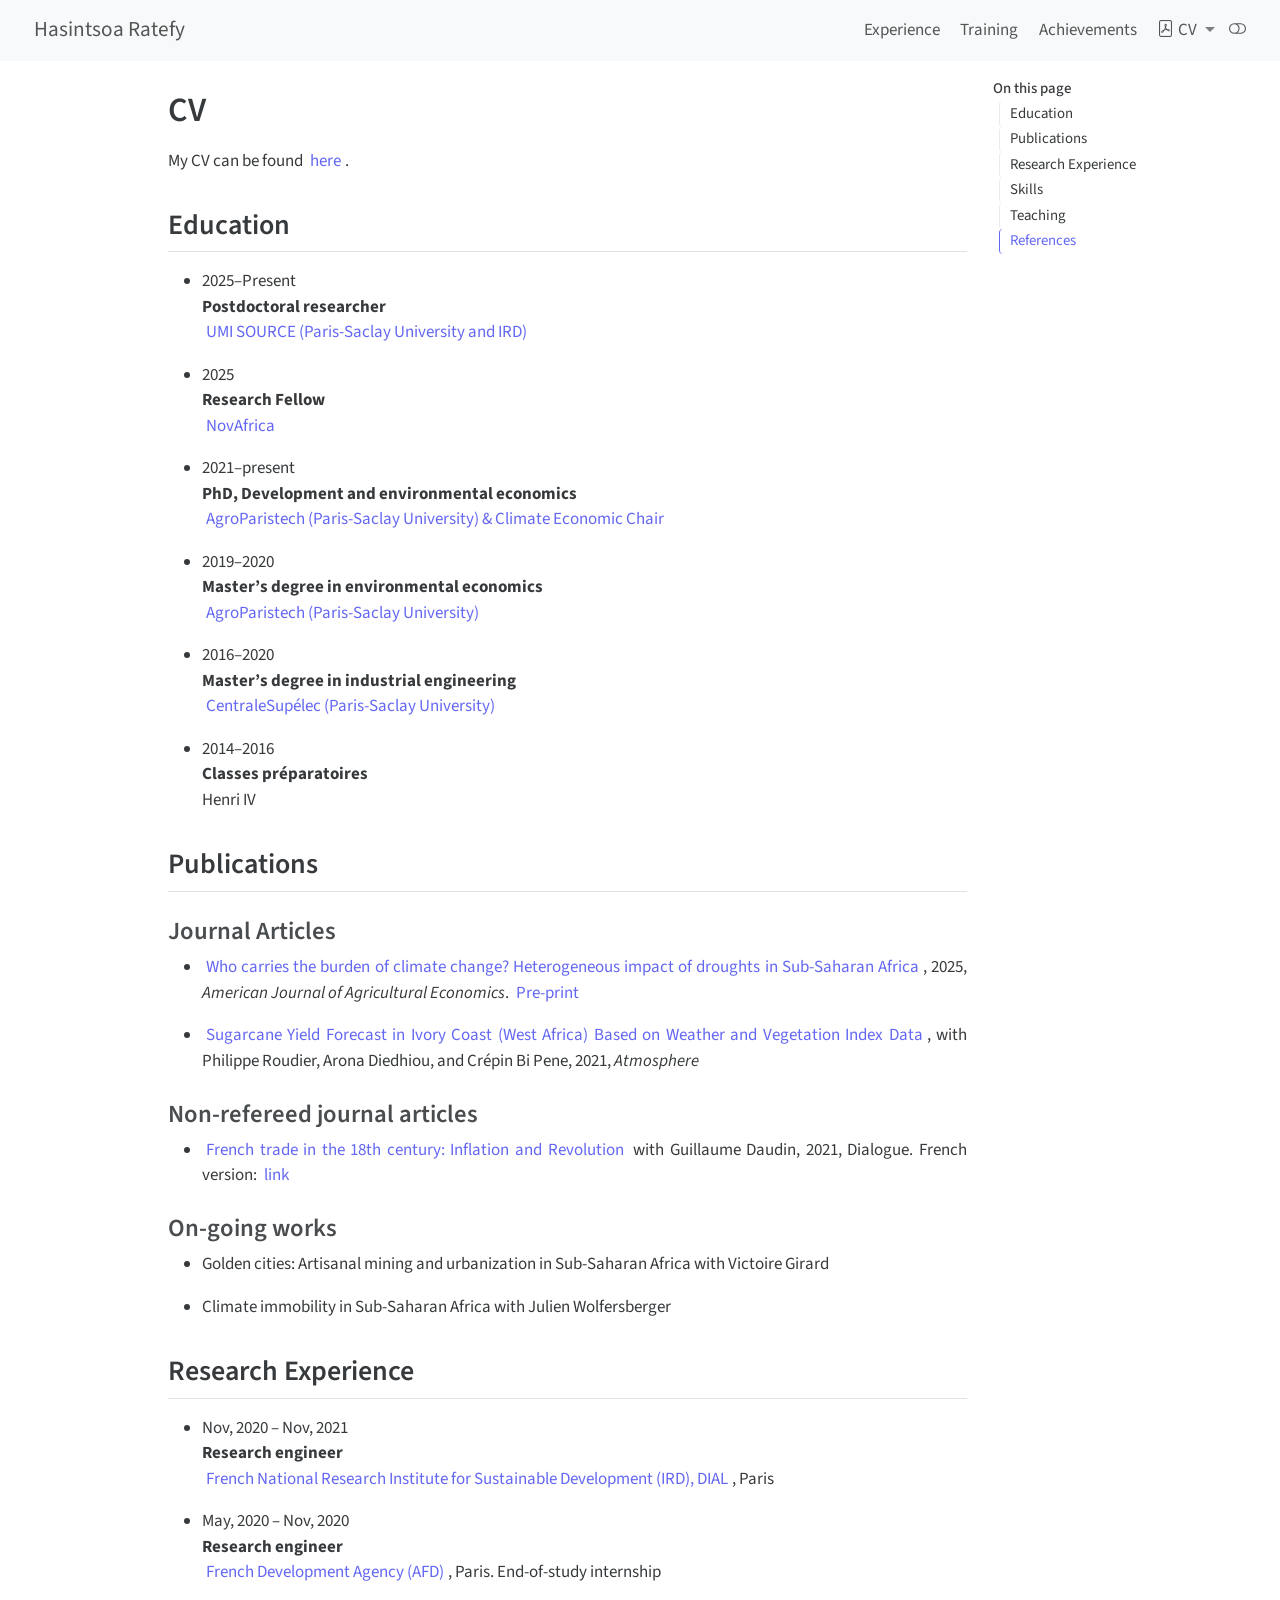
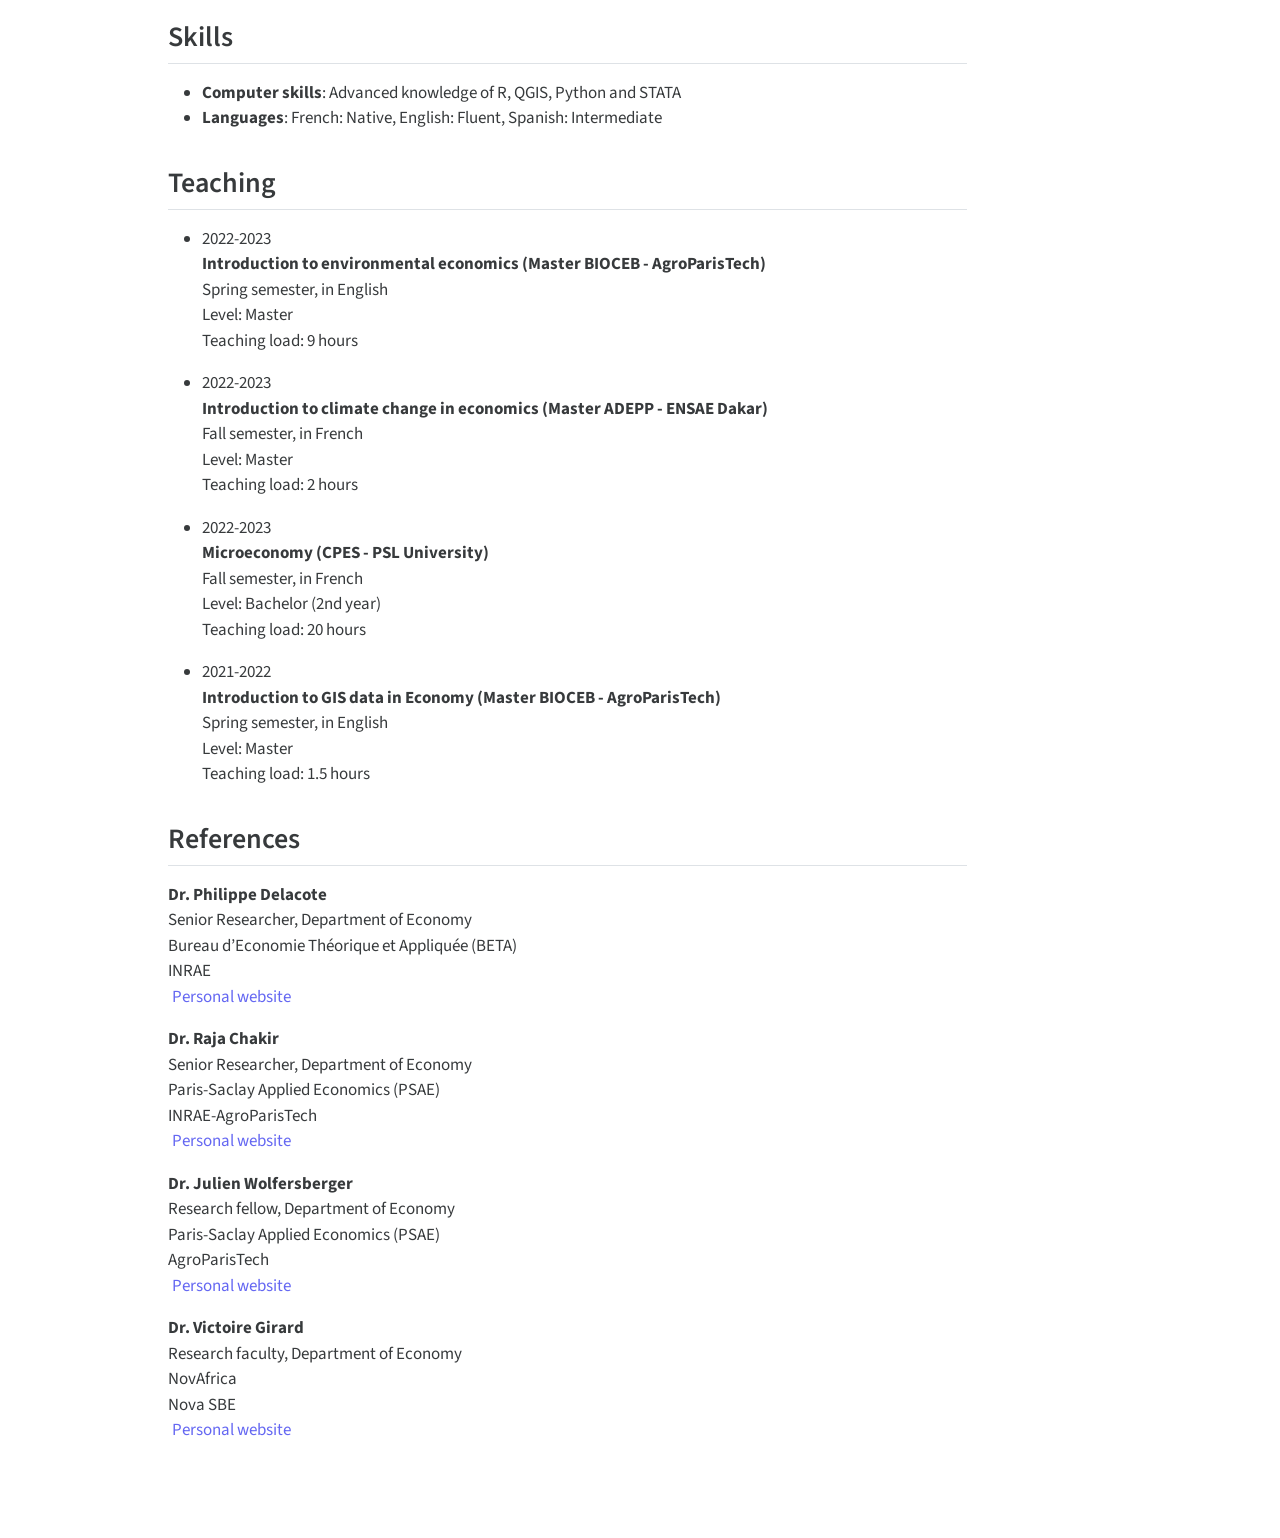
<file: Pages/CV.html>
<!DOCTYPE html>
<html xmlns="http://www.w3.org/1999/xhtml" lang="en" xml:lang="en"><head>

<meta charset="utf-8">
<meta name="generator" content="quarto-1.11.9">

<meta name="viewport" content="width=device-width, initial-scale=1.0, user-scalable=yes">


<title>CV – Hasintsoa Ratefy</title>
<style>
/* Default styles provided by pandoc.
** See https://pandoc.org/MANUAL.html#variables-for-html for config info.
*/
span.smallcaps{font-variant: small-caps;}
div.columns{display: flex; gap: 1.5em;}
div.column{flex: auto;}
@media screen {
div.columns{gap: min(4vw, 1.5em);}
div.column{overflow-x: auto;}
}
div.hanging-indent{margin-left: 1.5em; text-indent: -1.5em;}
ul.task-list{list-style: none;}
ul.task-list li input[type="checkbox"] {
  width: 0.8em;
  margin: 0 0.8em 0.2em -1em; /* quarto-specific, see https://github.com/quarto-dev/quarto-cli/issues/4556 */ 
  vertical-align: middle;
}
</style>


<script src="../site_libs/quarto-nav/quarto-nav.js"></script>
<script src="../site_libs/quarto-nav/headroom.min.js"></script>
<link href="../favicon.ico" rel="icon">
<script src="../site_libs/clipboard/clipboard.min.js"></script>
<script src="../site_libs/quarto-html/quarto.js" type="module"></script>
<script src="../site_libs/quarto-html/tabsets/tabsets.js" type="module"></script>
<script src="../site_libs/quarto-html/scrollable-regions/scrollable-regions.js" type="module"></script>
<script src="../site_libs/quarto-html/popper.min.js"></script>
<script src="../site_libs/quarto-html/tippy.umd.min.js"></script>
<script src="../site_libs/quarto-html/anchor.min.js"></script>
<link href="../site_libs/quarto-html/tippy.css" rel="stylesheet">
<link href="../site_libs/quarto-html/quarto-syntax-highlighting-63b5708e65d6cd79cd7618c58d0c21e7.css" rel="stylesheet" class="quarto-color-scheme" id="quarto-text-highlighting-styles">
<link href="../site_libs/quarto-html/quarto-syntax-highlighting-dark-447e42e69aaa9833c0ba1b986f430b20.css" rel="stylesheet" class="quarto-color-scheme quarto-color-alternate" id="quarto-text-highlighting-styles">
<link href="../site_libs/quarto-html/quarto-syntax-highlighting-63b5708e65d6cd79cd7618c58d0c21e7.css" rel="stylesheet" class="quarto-color-scheme-extra" id="quarto-text-highlighting-styles">
<script src="../site_libs/bootstrap/bootstrap.min.js"></script>
<link href="../site_libs/bootstrap/bootstrap-icons.css" rel="stylesheet">
<link href="../site_libs/bootstrap/bootstrap-6c70e078dea7c58e50a976207e4cd14d.min.css" rel="stylesheet" append-hash="true" class="quarto-color-scheme" id="quarto-bootstrap" data-mode="light">
<link href="../site_libs/bootstrap/bootstrap-dark-32280d01ff3a7ff5cbe701a37ed6ca11.min.css" rel="stylesheet" append-hash="true" class="quarto-color-scheme quarto-color-alternate" id="quarto-bootstrap" data-mode="dark">
<link href="../site_libs/bootstrap/bootstrap-6c70e078dea7c58e50a976207e4cd14d.min.css" rel="stylesheet" append-hash="true" class="quarto-color-scheme-extra" id="quarto-bootstrap" data-mode="light">
<script id="quarto-search-options" type="application/json">{
  "language": {
    "search-no-results-text": "No results",
    "search-matching-documents-text": "matching documents",
    "search-copy-link-title": "Copy link to search",
    "search-hide-matches-text": "Hide additional matches",
    "search-more-match-text": "more match in this document",
    "search-more-matches-text": "more matches in this document",
    "search-clear-button-title": "Clear",
    "search-text-placeholder": "",
    "search-detached-cancel-button-title": "Cancel",
    "search-submit-button-title": "Submit",
    "search-label": "Search"
  }
}</script>


<meta property="og:title" content="CV – Hasintsoa Ratefy">
<meta property="og:description" content="">
<meta property="og:site_name" content="Hasintsoa Ratefy">
</head>

<body class="nav-fixed quarto-light"><a id="quarto-skip-link" class="visually-hidden-focusable" href="#quarto-document-content">Skip to main content</a><script id="quarto-html-before-body" type="application/javascript">
    const toggleBodyColorMode = (bsSheetEl) => {
      const mode = bsSheetEl.getAttribute("data-mode");
      const bodyEl = window.document.querySelector("body");
      if (mode === "dark") {
        bodyEl.classList.add("quarto-dark");
        bodyEl.classList.remove("quarto-light");
      } else {
        bodyEl.classList.add("quarto-light");
        bodyEl.classList.remove("quarto-dark");
      }
    }
    const toggleBodyColorPrimary = () => {
      const bsSheetEl = window.document.querySelector("link#quarto-bootstrap:not([rel=disabled-stylesheet])");
      if (bsSheetEl) {
        toggleBodyColorMode(bsSheetEl);
      }
    }
    const setColorSchemeToggle = (alternate) => {
      const toggles = window.document.querySelectorAll('.quarto-color-scheme-toggle');
      for (let i=0; i < toggles.length; i++) {
        const toggle = toggles[i];
        if (toggle) {
          toggle.setAttribute("aria-checked", alternate ? "true" : "false");
          if (alternate) {
            toggle.classList.add("alternate");
          } else {
            toggle.classList.remove("alternate");
          }
        }
      }
    };
    const toggleColorMode = (alternate) => {
      // Switch the stylesheets
      const primaryStylesheets = window.document.querySelectorAll('link.quarto-color-scheme:not(.quarto-color-alternate)');
      const alternateStylesheets = window.document.querySelectorAll('link.quarto-color-scheme.quarto-color-alternate');
      manageTransitions('#quarto-margin-sidebar .nav-link', false);
      if (alternate) {
        // note: dark is layered on light, we don't disable primary!
        enableStylesheet(alternateStylesheets);
        for (const sheetNode of alternateStylesheets) {
          if (sheetNode.id === "quarto-bootstrap") {
            toggleBodyColorMode(sheetNode);
          }
        }
      } else {
        disableStylesheet(alternateStylesheets);
        enableStylesheet(primaryStylesheets)
        toggleBodyColorPrimary();
      }
      manageTransitions('#quarto-margin-sidebar .nav-link', true);
      // Switch the toggles
      setColorSchemeToggle(alternate)
    }
    // Hack to workaround the fact that safari doesn't
    // properly recolor the scrollbar when toggling (#1455).
    // Not run on load: stylesheets are set before first paint there, and
    // scrolling would undo the scroll to a URL fragment (#14973).
    // The one pixel nudge keeps the reader where they were.
    const refreshSafariScrollbar = () => {
      if (navigator.userAgent.indexOf('Safari') > 0 && navigator.userAgent.indexOf('Chrome') == -1) {
        manageTransitions("body", false);
        const scrollY = window.scrollY;
        window.scrollTo(0, scrollY > 0 ? scrollY - 1 : 1);
        setTimeout(() => {
          window.scrollTo(0, scrollY);
          manageTransitions("body", true);
        }, 40);
      }
    }
    const disableStylesheet = (stylesheets) => {
      for (let i=0; i < stylesheets.length; i++) {
        const stylesheet = stylesheets[i];
        stylesheet.rel = 'disabled-stylesheet';
      }
    }
    const enableStylesheet = (stylesheets) => {
      for (let i=0; i < stylesheets.length; i++) {
        const stylesheet = stylesheets[i];
        if(stylesheet.rel !== 'stylesheet') { // for Chrome, which will still FOUC without this check
          stylesheet.rel = 'stylesheet';
        }
      }
    }
    const manageTransitions = (selector, allowTransitions) => {
      const els = window.document.querySelectorAll(selector);
      for (let i=0; i < els.length; i++) {
        const el = els[i];
        if (allowTransitions) {
          el.classList.remove('notransition');
        } else {
          el.classList.add('notransition');
        }
      }
    }
    const isFileUrl = () => {
      return window.location.protocol === 'file:';
    }
    const hasAlternateSentinel = () => {
      let styleSentinel = getColorSchemeSentinel();
      if (styleSentinel !== null) {
        return styleSentinel === "alternate";
      } else {
        return false;
      }
    }
    const setStyleSentinel = (alternate) => {
      const value = alternate ? "alternate" : "default";
      if (!isFileUrl()) {
        window.localStorage.setItem("quarto-color-scheme", value);
      } else {
        localAlternateSentinel = value;
      }
    }
    const getColorSchemeSentinel = () => {
      if (!isFileUrl()) {
        const storageValue = window.localStorage.getItem("quarto-color-scheme");
        return storageValue != null ? storageValue : localAlternateSentinel;
      } else {
        return localAlternateSentinel;
      }
    }
    const toggleGiscusIfUsed = (isAlternate, darkModeDefault) => {
      const baseTheme = document.querySelector('#giscus-base-theme')?.value ?? 'light';
      const alternateTheme = document.querySelector('#giscus-alt-theme')?.value ?? 'dark';
      let newTheme = '';
      if(authorPrefersDark) {
        newTheme = isAlternate ? baseTheme : alternateTheme;
      } else {
        newTheme = isAlternate ? alternateTheme : baseTheme;
      }
      const changeGiscusTheme = () => {
        // From: https://github.com/giscus/giscus/issues/336
        const sendMessage = (message) => {
          const iframe = document.querySelector('iframe.giscus-frame');
          if (!iframe) return;
          iframe.contentWindow.postMessage({ giscus: message }, 'https://giscus.app');
        }
        sendMessage({
          setConfig: {
            theme: newTheme
          }
        });
      }
      const isGiscussLoaded = window.document.querySelector('iframe.giscus-frame') !== null;
      if (isGiscussLoaded) {
        changeGiscusTheme();
      }
    };
    const authorPrefersDark = false;
    const darkModeDefault = authorPrefersDark;
      document.querySelector('link#quarto-text-highlighting-styles.quarto-color-scheme-extra').rel = 'disabled-stylesheet';
      document.querySelector('link#quarto-bootstrap.quarto-color-scheme-extra').rel = 'disabled-stylesheet';
    let localAlternateSentinel = darkModeDefault ? 'alternate' : 'default';
    // Dark / light mode switch
    window.quartoToggleColorScheme = () => {
      // Read the current dark / light value
      let toAlternate = !hasAlternateSentinel();
      toggleColorMode(toAlternate);
      refreshSafariScrollbar();
      setStyleSentinel(toAlternate);
      toggleGiscusIfUsed(toAlternate, darkModeDefault);
      window.dispatchEvent(new Event('resize'));
    };
    // Switch to dark mode if need be
    if (hasAlternateSentinel()) {
      toggleColorMode(true);
    } else {
      toggleColorMode(false);
    }
  </script>

<div id="quarto-search-results"></div>
  <header id="quarto-header" class="headroom fixed-top">
    <nav class="navbar navbar-expand-lg " data-bs-theme="dark" aria-label="Site">
      <div class="navbar-container container-fluid">
      <div class="navbar-brand-container mx-auto">
    <a class="navbar-brand" href="../index.html">
    <span class="navbar-title">Hasintsoa Ratefy</span>
    </a>
  </div>
          <button class="navbar-toggler" type="button" data-bs-toggle="collapse" data-bs-target="#navbarCollapse" aria-controls="navbarCollapse" aria-expanded="false" aria-label="Toggle navigation" onclick="if (window.quartoToggleHeadroom) { window.quartoToggleHeadroom(); }">
  <span class="navbar-toggler-icon"></span>
</button>
          <div class="collapse navbar-collapse" id="navbarCollapse">
            <ul class="navbar-nav navbar-nav-scroll ms-auto">
  <li class="nav-item">
    <a class="nav-link" href="../Pages/Experience.html"> 
<span class="menu-text">Experience</span></a>
  </li>  
  <li class="nav-item">
    <a class="nav-link" href="../Pages/Training.html"> 
<span class="menu-text">Training</span></a>
  </li>  
  <li class="nav-item">
    <a class="nav-link" href="../Pages/Achievements.html"> 
<span class="menu-text">Achievements</span></a>
  </li>  
  <li class="nav-item dropdown ">
    <a class="nav-link dropdown-toggle" href="#" id="nav-menu-cv" role="link" data-bs-toggle="dropdown" aria-expanded="false">
      <i class="bi bi-file-pdf" role="img">
</i> 
 <span class="menu-text">CV</span>
    </a>
    <ul class="dropdown-menu dropdown-menu-end" aria-labelledby="nav-menu-cv">    
        <li>
    <a class="dropdown-item" href="../files/EN_CV_Hasintsoa_RATEFY_nov_2026.pdf">
 <span class="dropdown-text">English</span></a>
  </li>  
        <li>
    <a class="dropdown-item" href="../files/FR_CV_Hasintsoa_RATEFY_nov_2026.pdf">
 <span class="dropdown-text">French</span></a>
  </li>  
    </ul>
  </li>
</ul>
          </div> <!-- /navcollapse -->
            <div class="quarto-navbar-tools">
  <button type="button" role="switch" aria-checked="false" class="quarto-color-scheme-toggle quarto-navigation-tool  px-1" onclick="window.quartoToggleColorScheme(); return false;" title="Toggle dark mode" aria-label="Toggle dark mode"><i class="bi"></i></button>
</div>
      </div> <!-- /container-fluid -->
    </nav>
</header>
<!-- content -->
<div id="quarto-content" class="quarto-container page-columns page-rows-contents page-layout-article page-navbar">
<!-- sidebar -->
<!-- margin-sidebar -->
    <div id="quarto-margin-sidebar" class="sidebar margin-sidebar">
        <nav id="TOC" role="doc-toc" aria-labelledby="toc-title" class="toc-active">
    <h2 id="toc-title">On this page</h2>
   
  <ul>
  <li><a href="#education" id="toc-education" class="nav-link active" data-scroll-target="#education">Education</a></li>
  <li><a href="#publications" id="toc-publications" class="nav-link" data-scroll-target="#publications">Publications</a>
  <ul class="collapse">
  <li><a href="#journal-articles" id="toc-journal-articles" class="nav-link" data-scroll-target="#journal-articles">Journal Articles</a></li>
  <li><a href="#non-refereed-journal-articles" id="toc-non-refereed-journal-articles" class="nav-link" data-scroll-target="#non-refereed-journal-articles">Non-refereed journal articles</a></li>
  <li><a href="#on-going-works" id="toc-on-going-works" class="nav-link" data-scroll-target="#on-going-works">On-going works</a></li>
  </ul></li>
  <li><a href="#research-experience" id="toc-research-experience" class="nav-link" data-scroll-target="#research-experience">Research Experience</a></li>
  <li><a href="#skills" id="toc-skills" class="nav-link" data-scroll-target="#skills">Skills</a></li>
  <li><a href="#teaching" id="toc-teaching" class="nav-link" data-scroll-target="#teaching">Teaching</a></li>
  <li><a href="#references" id="toc-references" class="nav-link" data-scroll-target="#references">References</a></li>
  </ul>
</nav>
    </div>
<!-- main -->
<main class="content" id="quarto-document-content" tabindex="-1">


<header id="title-block-header" class="quarto-title-block default">
<div class="quarto-title">
<h1 class="title">CV</h1>
</div>



<div class="quarto-title-meta">

    
  
    
  </div>
  


</header>


<p>My CV can be found <a href="../files/CV_Edouard_Pignede.pdf">here</a>.</p>
<section id="education" class="level2">
<h2 class="anchored" data-anchor-id="education">Education</h2>
<ul>
<li><p>2025–Present<br>
<strong>Postdoctoral researcher</strong><br>
<a href="https://www.umi-source.uvsq.fr/">UMI SOURCE (Paris-Saclay University and IRD)</a></p></li>
<li><p>2025<br>
<strong>Research Fellow</strong><br>
<a href="https://novafrica.org/">NovAfrica</a></p></li>
<li><p>2021–present<br>
<strong>PhD, Development and environmental economics</strong><br>
<a href="http://www2.agroparistech.fr/spip.php?article1142">AgroParistech (Paris-Saclay University) &amp; Climate Economic Chair</a></p></li>
<li><p>2019–2020<br>
<strong>Master’s degree in environmental economics</strong><br>
<a href="http://www2.agroparistech.fr/spip.php?article1142">AgroParistech (Paris-Saclay University)</a></p></li>
<li><p>2016–2020<br>
<strong>Master’s degree in industrial engineering</strong><br>
<a href="https://www.centralesupelec.fr/en">CentraleSupélec (Paris-Saclay University)</a></p></li>
<li><p>2014–2016<br>
<strong>Classes préparatoires</strong><br>
Henri IV</p></li>
</ul>
</section>
<section id="publications" class="level2">
<h2 class="anchored" data-anchor-id="publications">Publications</h2>
<section id="journal-articles" class="level3">
<h3 class="anchored" data-anchor-id="journal-articles">Journal Articles</h3>
<ul>
<li><p><a href="http://doi.org/10.1111/ajae.12507">Who carries the burden of climate change? Heterogeneous impact of droughts in Sub-Saharan Africa</a>, 2025, <em>American Journal of Agricultural Economics</em>. <a href="https://edouardpignede.github.io/files/DroughtIneq_EP.pdf">Pre-print</a></p></li>
<li><p><a href="https://www.mdpi.com/2073-4433/12/11/1459">Sugarcane Yield Forecast in Ivory Coast (West Africa) Based on Weather and Vegetation Index Data</a>, with Philippe Roudier, Arona Diedhiou, and Crépin Bi Pene, 2021, <em>Atmosphere</em></p></li>
</ul>
</section>
<section id="non-refereed-journal-articles" class="level3">
<h3 class="anchored" data-anchor-id="non-refereed-journal-articles">Non-refereed journal articles</h3>
<ul>
<li><a href="https://dial.ird.fr/wp-content/uploads/2021/10/Dialogue_Eng_62_def.pdf">French trade in the 18th century: Inflation and Revolution</a> with Guillaume Daudin, 2021, Dialogue. French version: <a href="https://dial.ird.fr/wp-content/uploads/2021/10/Dialogue-62.pdf">link</a></li>
</ul>
</section>
<section id="on-going-works" class="level3">
<h3 class="anchored" data-anchor-id="on-going-works">On-going works</h3>
<ul>
<li><p>Golden cities: Artisanal mining and urbanization in Sub-Saharan Africa with Victoire Girard</p></li>
<li><p>Climate immobility in Sub-Saharan Africa with Julien Wolfersberger</p></li>
</ul>
</section>
</section>
<section id="research-experience" class="level2">
<h2 class="anchored" data-anchor-id="research-experience">Research Experience</h2>
<ul>
<li><p>Nov, 2020 – Nov, 2021<br>
<strong>Research engineer</strong><br>
<a href="https://en.ird.fr/">French National Research Institute for Sustainable Development (IRD), DIAL</a>, Paris</p></li>
<li><p>May, 2020 – Nov, 2020<br>
<strong>Research engineer</strong><br>
<a href="https://www.afd.fr/en">French Development Agency (AFD)</a>, Paris. End-of-study internship</p></li>
</ul>
</section>
<section id="skills" class="level2">
<h2 class="anchored" data-anchor-id="skills">Skills</h2>
<ul>
<li><strong>Computer skills</strong>: Advanced knowledge of R, QGIS, Python and STATA<br>
</li>
<li><strong>Languages</strong>: French: Native, English: Fluent, Spanish: Intermediate</li>
</ul>
</section>
<section id="teaching" class="level2">
<h2 class="anchored" data-anchor-id="teaching">Teaching</h2>
<ul>
<li><p>2022-2023<br>
<strong>Introduction to environmental economics (Master BIOCEB - AgroParisTech)</strong><br>
Spring semester, in English<br>
Level: Master<br>
Teaching load: 9 hours</p></li>
<li><p>2022-2023<br>
<strong>Introduction to climate change in economics (Master ADEPP - ENSAE Dakar)</strong><br>
Fall semester, in French<br>
Level: Master<br>
Teaching load: 2 hours</p></li>
<li><p>2022-2023<br>
<strong>Microeconomy (CPES - PSL University)</strong><br>
Fall semester, in French<br>
Level: Bachelor (2nd year)<br>
Teaching load: 20 hours</p></li>
<li><p>2021-2022<br>
<strong>Introduction to GIS data in Economy (Master BIOCEB - AgroParisTech)</strong><br>
Spring semester, in English<br>
Level: Master<br>
Teaching load: 1.5 hours</p></li>
</ul>
</section>
<section id="references" class="level2">
<h2 class="anchored" data-anchor-id="references">References</h2>
<p><strong>Dr.&nbsp;Philippe Delacote</strong><br>
Senior Researcher, Department of Economy<br>
Bureau d’Economie Théorique et Appliquée (BETA)<br>
INRAE<br>
<a href="https://sites.google.com/view/philippedelacote/">Personal website</a></p>
<p><strong>Dr.&nbsp;Raja Chakir</strong><br>
Senior Researcher, Department of Economy<br>
Paris-Saclay Applied Economics (PSAE)<br>
INRAE-AgroParisTech<br>
<a href="https://sites.google.com/site/rajachakir/">Personal website</a></p>
<p><strong>Dr.&nbsp;Julien Wolfersberger</strong><br>
Research fellow, Department of Economy<br>
Paris-Saclay Applied Economics (PSAE)<br>
AgroParisTech<br>
<a href="https://julienwolfersberger.wordpress.com/">Personal website</a></p>
<p><strong>Dr.&nbsp;Victoire Girard</strong><br>
Research faculty, Department of Economy<br>
NovAfrica<br>
Nova SBE<br>
<a href="https://sites.google.com/site/girardvictoire/home">Personal website</a></p>


</section>

</main> <!-- /main -->
<script id="quarto-html-after-body" type="application/javascript">
  window.document.addEventListener("DOMContentLoaded", function (event) {
    // Ensure there is a toggle, if there isn't float one in the top right
    if (window.document.querySelector('.quarto-color-scheme-toggle') === null) {
      const toggle = window.document.createElement('button');
      toggle.type = "button";
      toggle.setAttribute("role", "switch");
      toggle.setAttribute("aria-checked", "false");
      toggle.classList.add('top-right');
      toggle.classList.add('quarto-color-scheme-toggle');
      toggle.setAttribute("aria-label", "Toggle dark mode");
      toggle.onclick = function() { try { window.quartoToggleColorScheme(); } catch {} return false; };
      const i = window.document.createElement("i");
      i.classList.add('bi');
      toggle.appendChild(i);
      // Put the toggle in a landmark of its own, so that landmark navigation
      // can reach it.
      //
      // The container is always a fresh direct child of body, and the toggle is
      // never moved into page furniture that the theme or the author controls.
      // The toggle is positioned against the page, so any ancestor that
      // establishes a containing block captures it: a positioned element or a
      // grid for position: absolute, and transform, filter, will-change or
      // contain for position: fixed. A direct child of body has none of these
      // to inherit, and the shift when one appears is silent and visual.
      //
      // ARIA says a document should have at most one banner, and axe reports a
      // duplicate whether or not the banners carry distinct labels. So use a
      // header when the page has no banner yet, and a named region otherwise.
      //
      // A header is a banner wherever it sits, unless it is inside sectioning
      // content, so this cannot just look at the children of body: a custom
      // page layout wraps the title block header in a plain div. An explicit
      // role="banner" always counts.
      const sectioning = 'article, aside, main, nav, section, [role="article"], [role="complementary"], [role="main"], [role="navigation"], [role="region"]';
      const hasBanner = Array.from(
        window.document.querySelectorAll('header:not([role]), [role="banner"]')
      ).some(function(el) {
        return el.hasAttribute("role") || el.closest(sectioning) === null;
      });
      const container = window.document.createElement(hasBanner ? "div" : "header");
      if (hasBanner) {
        container.setAttribute("role", "region");
        container.setAttribute("aria-label", "Toggle dark mode");
      }
      container.classList.add('quarto-color-scheme-toggle-container');
      container.appendChild(toggle);
      window.document.body.appendChild(container);
    }
    setColorSchemeToggle(hasAlternateSentinel())
    const icon = "";
    const anchorJS = new window.AnchorJS();
    anchorJS.options = {
      placement: 'right',
      icon: icon
    };
    anchorJS.add('.anchored');
    const isCodeAnnotation = (el) => {
      for (const clz of el.classList) {
        if (clz.startsWith('code-annotation-')) {                     
          return true;
        }
      }
      return false;
    }
    const onCopySuccess = function(e) {
      // button target
      const button = e.trigger;
      // don't keep focus
      button.blur();
      // flash "checked"
      button.classList.add('code-copy-button-checked');
      var currentTitle = button.getAttribute("title");
      button.setAttribute("title", "Copied!");
      let tooltip;
      if (window.bootstrap) {
        button.setAttribute("data-bs-toggle", "tooltip");
        button.setAttribute("data-bs-placement", "left");
        button.setAttribute("data-bs-title", "Copied!");
        tooltip = new bootstrap.Tooltip(button, 
          { trigger: "manual", 
            customClass: "code-copy-button-tooltip",
            offset: [0, -8]});
        tooltip.show();    
      }
      setTimeout(function() {
        if (tooltip) {
          tooltip.hide();
          button.removeAttribute("data-bs-title");
          button.removeAttribute("data-bs-toggle");
          button.removeAttribute("data-bs-placement");
        }
        button.setAttribute("title", currentTitle);
        button.classList.remove('code-copy-button-checked');
      }, 1000);
      // clear code selection
      e.clearSelection();
    }
    const getTextToCopy = function(trigger) {
      const outerScaffold = trigger.parentElement.cloneNode(true);
      const codeEl = outerScaffold.querySelector('code');
      for (const childEl of codeEl.children) {
        if (isCodeAnnotation(childEl)) {
          childEl.remove();
        }
      }
      return codeEl.innerText;
    }
    const clipboard = new window.ClipboardJS('.code-copy-button:not([data-in-quarto-modal])', {
      text: getTextToCopy
    });
    clipboard.on('success', onCopySuccess);
    if (window.document.getElementById('quarto-embedded-source-code-modal')) {
      const clipboardModal = new window.ClipboardJS('.code-copy-button[data-in-quarto-modal]', {
        text: getTextToCopy,
        container: window.document.getElementById('quarto-embedded-source-code-modal')
      });
      clipboardModal.on('success', onCopySuccess);
    }
      var localhostRegex = new RegExp(/^(?:http|https):\/\/localhost\:?[0-9]*\//);
      var mailtoRegex = new RegExp(/^mailto:/);
        var filterRegex = new RegExp("https:\/\/HasintsoaMG\.github\.io\/hasintsoaratefy\/");
      var isInternal = (href) => {
          return filterRegex.test(href) || localhostRegex.test(href) || mailtoRegex.test(href);
      }
      // Inspect non-navigation links and adorn them if external
      window.quartoDecorateExternalLinks = function (root) {
     var links = (root || window.document).querySelectorAll('a[href]:not(.nav-link):not(.navbar-brand):not(.toc-action):not(.sidebar-link):not(.sidebar-item-toggle):not(.pagination-link):not(.no-external):not([aria-hidden]):not(.dropdown-item):not(.quarto-navigation-tool):not(.about-link)');
      for (var i=0; i<links.length; i++) {
        const link = links[i];
        if (!isInternal(link.href)) {
          // undo the damage that might have been done by quarto-nav.js in the case of
          // links that we want to consider external
          if (link.dataset.originalHref !== undefined) {
            link.href = link.dataset.originalHref;
          }
          if (!link.classList.contains('no-external-icon')) {
          }
        }
      }
      };
      window.quartoDecorateExternalLinks(window.document);
    // Esc closes the popup (WCAG 1.4.13) and focus leaving both trigger and
    // popup closes it (WCAG 2.4.11); tippy handles neither for interactive popups.
    const hideOnEscAndFocusOut = {
      name: 'hideOnEscAndFocusOut',
      defaultValue: true,
      fn(instance) {
        const dismiss = () => {
          // A show scheduled by the trigger delay would otherwise reopen it
          instance.clearDelayTimeouts();
          instance.hide();
        };
        const onKeyDown = (event) => {
          if (event.key !== 'Escape') {
            return;
          }
          // Keep Esc from also reaching page handlers (e.g. reveal.js overview),
          // except an open reveal.js slide menu, which Esc should close too.
          // The menu handles keys only when its keyboard option is on.
          const menuHandlesEsc = window.Reveal?.getPlugin?.('menu')?.isOpen() &&
            window.Reveal.getConfig().menu?.keyboard !== false;
          if (!menuHandlesEsc) {
            event.stopPropagation();
          }
          if (instance.popper.contains(window.document.activeElement)) {
            // Disabled while refocusing so the focus trigger does not reopen it
            instance.disable();
            instance.reference.focus();
            instance.enable();
          }
          dismiss();
        };
        const onFocusOut = (event) => {
          const target = event.relatedTarget;
          if (target && !instance.reference.contains(target) &&
              !instance.popper.contains(target)) {
            dismiss();
          }
        };
        // On the trigger too: a click trigger (code-annotations: select) has no
        // blur handling. Attached for the instance's lifetime so leaving the
        // trigger also cancels a show still pending on the trigger delay.
        instance.reference.addEventListener('focusout', onFocusOut);
        return {
          onShow() {
            window.document.addEventListener('keydown', onKeyDown, true);
            instance.popper.addEventListener('focusout', onFocusOut);
          },
          onHide() {
            window.document.removeEventListener('keydown', onKeyDown, true);
            instance.popper.removeEventListener('focusout', onFocusOut);
          },
          onDestroy() {
            instance.reference.removeEventListener('focusout', onFocusOut);
          },
        };
      },
    };
    function tippyHover(el, contentFn, onTriggerFn, onUntriggerFn) {
      const config = {
        allowHTML: true,
        maxWidth: 500,
        delay: 100,
        arrow: false,
        appendTo: function(el) {
            return el.parentElement;
        },
        interactive: true,
        interactiveBorder: 10,
        theme: 'quarto',
        placement: 'bottom-start',
        plugins: [hideOnEscAndFocusOut],
      };
      if (contentFn) {
        config.content = contentFn;
      }
      if (onTriggerFn) {
        config.onTrigger = onTriggerFn;
      }
      if (onUntriggerFn) {
        config.onUntrigger = onUntriggerFn;
      }
      window.tippy(el, config); 
    }
    const noterefs = window.document.querySelectorAll('a[role="doc-noteref"]');
    for (var i=0; i<noterefs.length; i++) {
      const ref = noterefs[i];
      tippyHover(ref, function() {
        // use id or data attribute instead here
        let href = ref.getAttribute('data-footnote-href') || ref.getAttribute('href');
        try { href = new URL(href).hash; } catch {}
        const id = href.replace(/^#\/?/, "");
        const note = window.document.getElementById(id);
        if (note) {
          return note.innerHTML;
        } else {
          return "";
        }
      });
    }
    const xrefs = window.document.querySelectorAll('a.quarto-xref');
    const processXRef = (id, note) => {
      // Strip column container classes
      const stripColumnClz = (el) => {
        el.classList.remove("page-full", "page-columns");
        if (el.children) {
          for (const child of el.children) {
            stripColumnClz(child);
          }
        }
      }
      stripColumnClz(note)
      if (id === null || id.startsWith('sec-')) {
        // Special case sections, only their first couple elements
        const container = document.createElement("div");
        if (note.children && note.children.length > 2) {
          container.appendChild(note.children[0].cloneNode(true));
          for (let i = 1; i < note.children.length; i++) {
            const child = note.children[i];
            if (child.tagName === "P" && child.innerText === "") {
              continue;
            } else {
              container.appendChild(child.cloneNode(true));
              break;
            }
          }
          if (window.Quarto?.typesetMath) {
            window.Quarto.typesetMath(container);
          }
          return container.innerHTML
        } else {
          if (window.Quarto?.typesetMath) {
            window.Quarto.typesetMath(note);
          }
          return note.innerHTML;
        }
      } else {
        // Remove any anchor links if they are present
        const anchorLink = note.querySelector('a.anchorjs-link');
        if (anchorLink) {
          anchorLink.remove();
        }
        if (window.Quarto?.typesetMath) {
          window.Quarto.typesetMath(note);
        }
        if (note.classList.contains("callout")) {
          return note.outerHTML;
        } else {
          return note.innerHTML;
        }
      }
    }
    for (var i=0; i<xrefs.length; i++) {
      const xref = xrefs[i];
      tippyHover(xref, undefined, function(instance) {
        instance.disable();
        let url = xref.getAttribute('href');
        let hash = undefined; 
        if (url.startsWith('#')) {
          hash = url;
        } else {
          try { hash = new URL(url).hash; } catch {}
        }
        if (hash) {
          const id = hash.replace(/^#\/?/, "");
          const note = window.document.getElementById(id);
          if (note !== null) {
            try {
              const html = processXRef(id, note.cloneNode(true));
              instance.setContent(html);
            } finally {
              instance.enable();
              instance.show();
            }
          } else {
            // See if we can fetch this
            fetch(url.split('#')[0])
            .then(res => res.text())
            .then(html => {
              const parser = new DOMParser();
              const htmlDoc = parser.parseFromString(html, "text/html");
              const note = htmlDoc.getElementById(id);
              if (note !== null) {
                const html = processXRef(id, note);
                instance.setContent(html);
              } 
            }).finally(() => {
              instance.enable();
              instance.show();
            });
          }
        } else {
          // See if we can fetch a full url (with no hash to target)
          // This is a special case and we should probably do some content thinning / targeting
          fetch(url)
          .then(res => res.text())
          .then(html => {
            const parser = new DOMParser();
            const htmlDoc = parser.parseFromString(html, "text/html");
            const note = htmlDoc.querySelector('main.content');
            if (note !== null) {
              // This should only happen for chapter cross references
              // (since there is no id in the URL)
              // remove the first header
              if (note.children.length > 0 && note.children[0].tagName === "HEADER") {
                note.children[0].remove();
              }
              const html = processXRef(null, note);
              instance.setContent(html);
            } 
          }).finally(() => {
            instance.enable();
            instance.show();
          });
        }
      }, function(instance) {
      });
    }
        let selectedAnnoteEl;
        const selectorForAnnotation = ( cell, annotation) => {
          let cellAttr = 'data-code-cell="' + cell + '"';
          let lineAttr = 'data-code-annotation="' +  annotation + '"';
          const selector = 'span[' + cellAttr + '][' + lineAttr + ']';
          return selector;
        }
        const selectCodeLines = (annoteEl) => {
          const doc = window.document;
          const targetCell = annoteEl.getAttribute("data-target-cell");
          const targetAnnotation = annoteEl.getAttribute("data-target-annotation");
          const annoteSpan = window.document.querySelector(selectorForAnnotation(targetCell, targetAnnotation));
          const lines = annoteSpan.getAttribute("data-code-lines").split(",");
          const lineIds = lines.map((line) => {
            return targetCell + "-" + line;
          })
          // Each band is positioned against its own containing block, which is
          // not the offsetParent of the lines, so place it from client rects.
          const placeBand = (band, firstEl, lastEl, codeBlock) => {
            const container = band.offsetParent;
            if (container === null) {
              return;
            }
            const containerRect = container.getBoundingClientRect();
            // Reveal.js scales slides with a transform, so convert client
            // pixels back to the CSS pixels of the container.
            const scale = containerRect.height / container.offsetHeight || 1;
            const firstRect = firstEl.getBoundingClientRect();
            const lastRect = lastEl.getBoundingClientRect();
            const top = (firstRect.top - containerRect.top) / scale - container.clientTop + container.scrollTop;
            const height = (lastRect.bottom - firstRect.top) / scale;
            band.style.top = top - 2 + "px";
            band.style.height = height + 4 + "px";
            if (codeBlock) {
              // Without the copy button wrapper, the containing block is wider
              // than the code block, so span the code block explicitly.
              const blockRect = codeBlock.getBoundingClientRect();
              band.style.left = (blockRect.left - containerRect.left) / scale - container.clientLeft + container.scrollLeft + "px";
              band.style.width = blockRect.width / scale + "px";
            }
          };
          if (lineIds.length > 0) {
            const el = window.document.getElementById(lineIds[0]);
            const lastEl = window.document.getElementById(lineIds[lineIds.length - 1]);
            const parent = el.parentElement.parentElement;
            // cook up a div (if necessary) and position it
            let div = window.document.getElementById("code-annotation-line-highlight");
            if (div === null) {
              div = window.document.createElement("div");
              div.setAttribute("id", "code-annotation-line-highlight");
              div.style.position = 'absolute';
              parent.appendChild(div);
            }
            placeBand(div, el, lastEl, parent.closest("div.sourceCode") || parent);
            let gutterDiv = window.document.getElementById("code-annotation-line-highlight-gutter");
            if (gutterDiv === null) {
              gutterDiv = window.document.createElement("div");
              gutterDiv.setAttribute("id", "code-annotation-line-highlight-gutter");
              gutterDiv.style.position = 'absolute';
              const codeCell = window.document.getElementById(targetCell);
              const gutter = codeCell.querySelector('.code-annotation-gutter');
              gutter.appendChild(gutterDiv);
            }
            placeBand(gutterDiv, el, lastEl);
            selectedAnnoteEl = annoteEl;
          }
        };
        const unselectCodeLines = () => {
          const elementsIds = ["code-annotation-line-highlight", "code-annotation-line-highlight-gutter"];
          elementsIds.forEach((elId) => {
            const div = window.document.getElementById(elId);
            if (div) {
              div.remove();
            }
          });
          selectedAnnoteEl = undefined;
        };
          // Handle positioning of the toggle
      window.addEventListener(
        "resize",
        throttle(() => {
          elRect = undefined;
          if (selectedAnnoteEl) {
            selectCodeLines(selectedAnnoteEl);
          }
        }, 10)
      );
      function throttle(fn, ms) {
      let throttle = false;
      let timer;
        return (...args) => {
          if(!throttle) { // first call gets through
              fn.apply(this, args);
              throttle = true;
          } else { // all the others get throttled
              if(timer) clearTimeout(timer); // cancel #2
              timer = setTimeout(() => {
                fn.apply(this, args);
                timer = throttle = false;
              }, ms);
          }
        };
      }
        // Attach click handler to the DT
        const annoteDls = window.document.querySelectorAll('dt[data-target-cell]');
        for (const annoteDlNode of annoteDls) {
          annoteDlNode.addEventListener('click', (event) => {
            const clickedEl = event.target;
            if (clickedEl !== selectedAnnoteEl) {
              unselectCodeLines();
              const activeEl = window.document.querySelector('dt[data-target-cell].code-annotation-active');
              if (activeEl) {
                activeEl.classList.remove('code-annotation-active');
              }
              selectCodeLines(clickedEl);
              clickedEl.classList.add('code-annotation-active');
            } else {
              // Unselect the line
              unselectCodeLines();
              clickedEl.classList.remove('code-annotation-active');
            }
          });
        }
    const findCites = (el) => {
      const parentEl = el.parentElement;
      if (parentEl) {
        const cites = parentEl.dataset.cites;
        if (cites) {
          return {
            el,
            cites: cites.split(' ')
          };
        } else {
          return findCites(el.parentElement)
        }
      } else {
        return undefined;
      }
    };
    var bibliorefs = window.document.querySelectorAll('a[role="doc-biblioref"]');
    for (var i=0; i<bibliorefs.length; i++) {
      const ref = bibliorefs[i];
      const citeInfo = findCites(ref);
      if (citeInfo) {
        tippyHover(citeInfo.el, function() {
          var popup = window.document.createElement('div');
          citeInfo.cites.forEach(function(cite) {
            var citeDiv = window.document.createElement('div');
            citeDiv.classList.add('hanging-indent');
            citeDiv.classList.add('csl-entry');
            var biblioDiv = window.document.getElementById('ref-' + cite);
            if (biblioDiv) {
              citeDiv.innerHTML = biblioDiv.innerHTML;
            }
            popup.appendChild(citeDiv);
          });
          return popup.innerHTML;
        });
      }
    }
  });
  </script>
  <script type="application/javascript">
  window.quartoScrollableRegionsLabels = {"code":"Scrollable code","output":"Scrollable output"};
  </script>
</div> <!-- /content -->




</body></html>
</file>
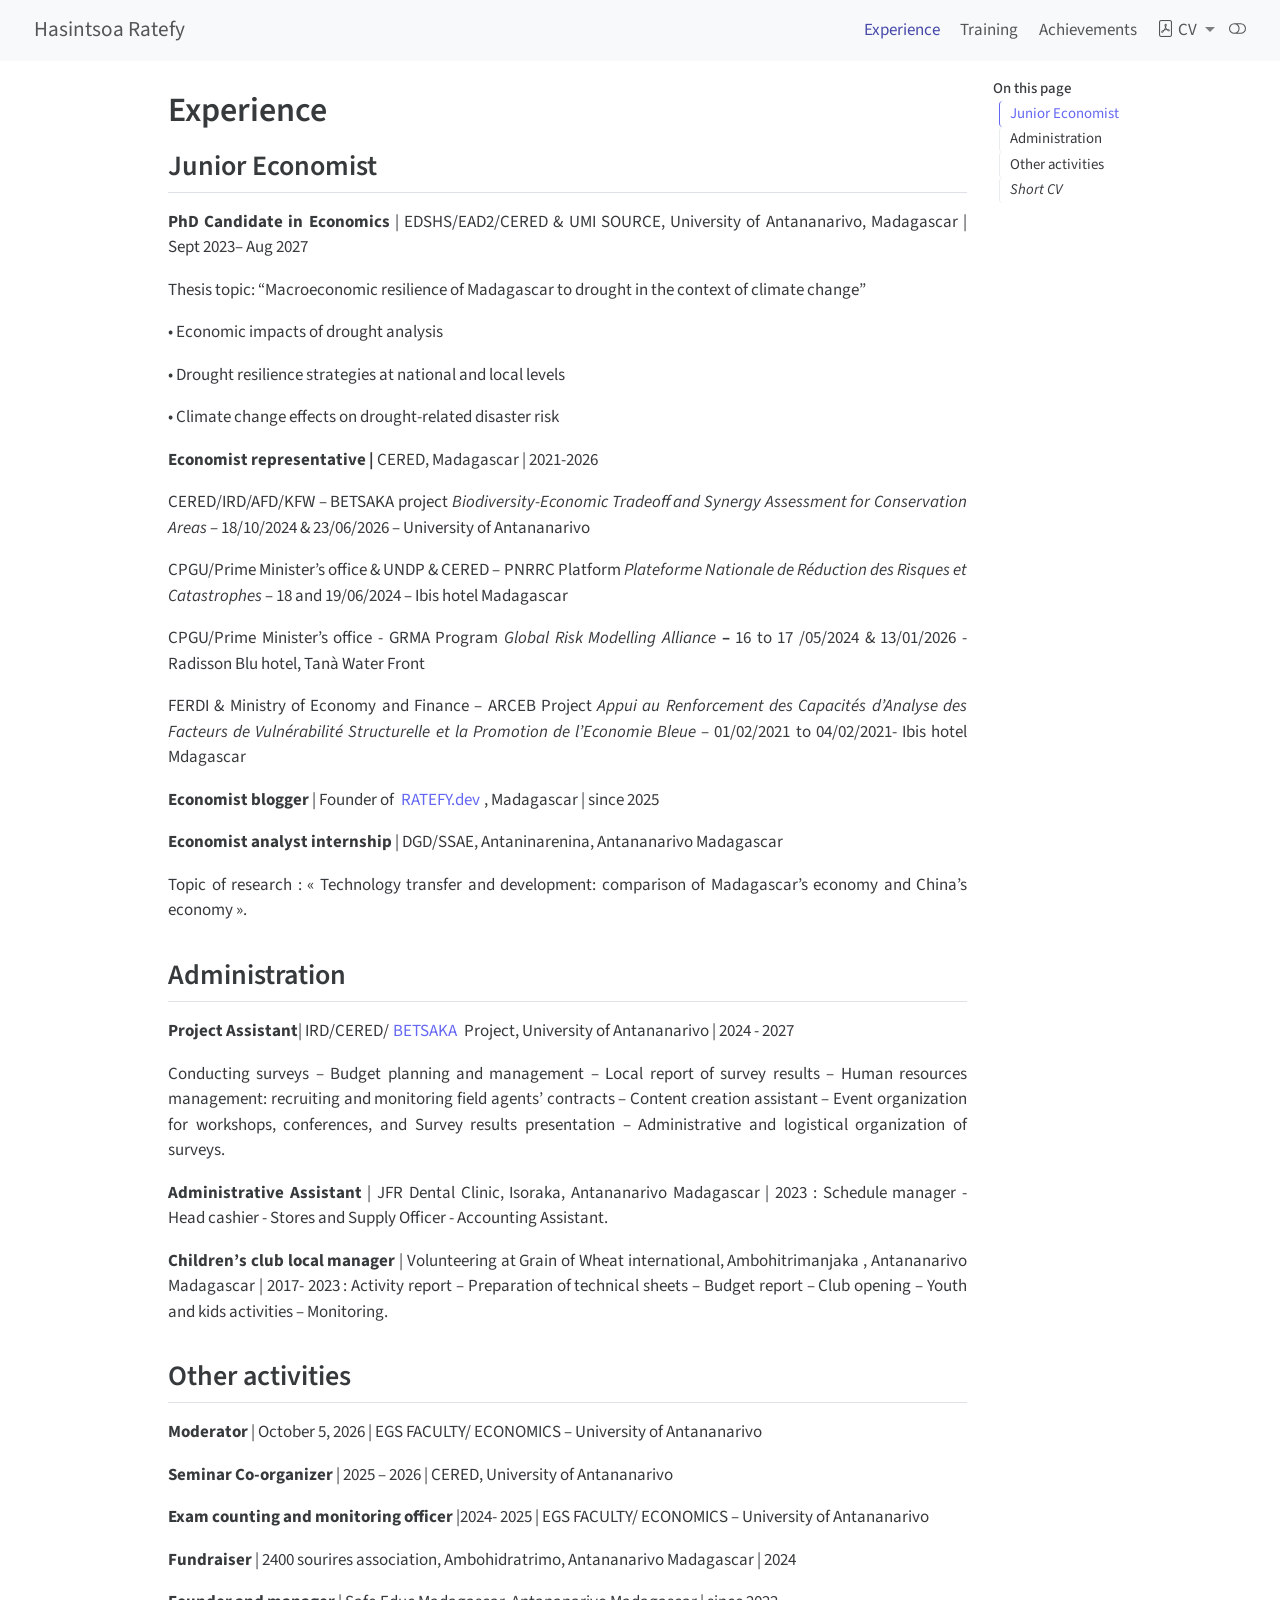
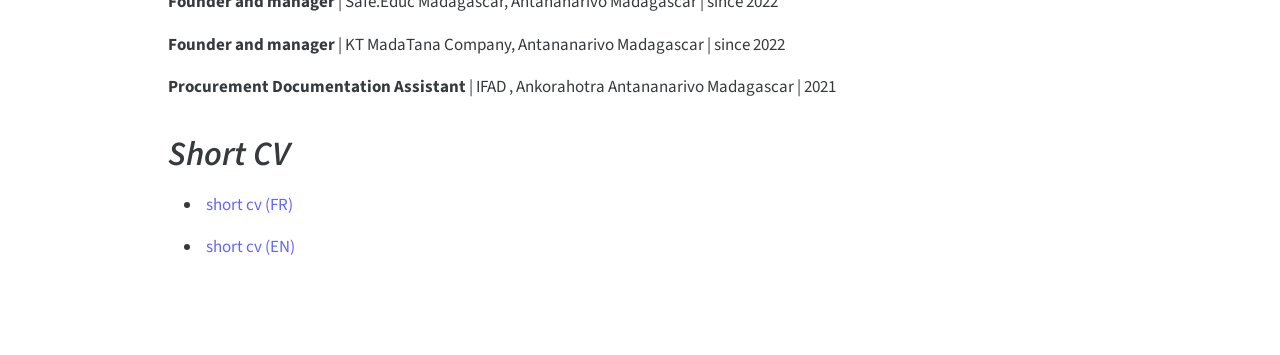
<file: Pages/Experience.html>
<!DOCTYPE html>
<html xmlns="http://www.w3.org/1999/xhtml" lang="en" xml:lang="en"><head>

<meta charset="utf-8">
<meta name="generator" content="quarto-1.11.9">

<meta name="viewport" content="width=device-width, initial-scale=1.0, user-scalable=yes">


<title>Experience – Hasintsoa Ratefy</title>
<style>
/* Default styles provided by pandoc.
** See https://pandoc.org/MANUAL.html#variables-for-html for config info.
*/
span.smallcaps{font-variant: small-caps;}
div.columns{display: flex; gap: 1.5em;}
div.column{flex: auto;}
@media screen {
div.columns{gap: min(4vw, 1.5em);}
div.column{overflow-x: auto;}
}
div.hanging-indent{margin-left: 1.5em; text-indent: -1.5em;}
ul.task-list{list-style: none;}
ul.task-list li input[type="checkbox"] {
  width: 0.8em;
  margin: 0 0.8em 0.2em -1em; /* quarto-specific, see https://github.com/quarto-dev/quarto-cli/issues/4556 */ 
  vertical-align: middle;
}
</style>


<script src="../site_libs/quarto-nav/quarto-nav.js"></script>
<script src="../site_libs/quarto-nav/headroom.min.js"></script>
<link href="../favicon.ico" rel="icon">
<script src="../site_libs/clipboard/clipboard.min.js"></script>
<script src="../site_libs/quarto-html/quarto.js" type="module"></script>
<script src="../site_libs/quarto-html/tabsets/tabsets.js" type="module"></script>
<script src="../site_libs/quarto-html/scrollable-regions/scrollable-regions.js" type="module"></script>
<script src="../site_libs/quarto-html/popper.min.js"></script>
<script src="../site_libs/quarto-html/tippy.umd.min.js"></script>
<script src="../site_libs/quarto-html/anchor.min.js"></script>
<link href="../site_libs/quarto-html/tippy.css" rel="stylesheet">
<link href="../site_libs/quarto-html/quarto-syntax-highlighting-63b5708e65d6cd79cd7618c58d0c21e7.css" rel="stylesheet" class="quarto-color-scheme" id="quarto-text-highlighting-styles">
<link href="../site_libs/quarto-html/quarto-syntax-highlighting-dark-447e42e69aaa9833c0ba1b986f430b20.css" rel="stylesheet" class="quarto-color-scheme quarto-color-alternate" id="quarto-text-highlighting-styles">
<link href="../site_libs/quarto-html/quarto-syntax-highlighting-63b5708e65d6cd79cd7618c58d0c21e7.css" rel="stylesheet" class="quarto-color-scheme-extra" id="quarto-text-highlighting-styles">
<script src="../site_libs/bootstrap/bootstrap.min.js"></script>
<link href="../site_libs/bootstrap/bootstrap-icons.css" rel="stylesheet">
<link href="../site_libs/bootstrap/bootstrap-6c70e078dea7c58e50a976207e4cd14d.min.css" rel="stylesheet" append-hash="true" class="quarto-color-scheme" id="quarto-bootstrap" data-mode="light">
<link href="../site_libs/bootstrap/bootstrap-dark-32280d01ff3a7ff5cbe701a37ed6ca11.min.css" rel="stylesheet" append-hash="true" class="quarto-color-scheme quarto-color-alternate" id="quarto-bootstrap" data-mode="dark">
<link href="../site_libs/bootstrap/bootstrap-6c70e078dea7c58e50a976207e4cd14d.min.css" rel="stylesheet" append-hash="true" class="quarto-color-scheme-extra" id="quarto-bootstrap" data-mode="light">
<script id="quarto-search-options" type="application/json">{
  "language": {
    "search-no-results-text": "No results",
    "search-matching-documents-text": "matching documents",
    "search-copy-link-title": "Copy link to search",
    "search-hide-matches-text": "Hide additional matches",
    "search-more-match-text": "more match in this document",
    "search-more-matches-text": "more matches in this document",
    "search-clear-button-title": "Clear",
    "search-text-placeholder": "",
    "search-detached-cancel-button-title": "Cancel",
    "search-submit-button-title": "Submit",
    "search-label": "Search"
  }
}</script>


<meta property="og:title" content="Experience – Hasintsoa Ratefy">
<meta property="og:description" content="">
<meta property="og:site_name" content="Hasintsoa Ratefy">
</head>

<body class="nav-fixed quarto-light"><a id="quarto-skip-link" class="visually-hidden-focusable" href="#quarto-document-content">Skip to main content</a><script id="quarto-html-before-body" type="application/javascript">
    const toggleBodyColorMode = (bsSheetEl) => {
      const mode = bsSheetEl.getAttribute("data-mode");
      const bodyEl = window.document.querySelector("body");
      if (mode === "dark") {
        bodyEl.classList.add("quarto-dark");
        bodyEl.classList.remove("quarto-light");
      } else {
        bodyEl.classList.add("quarto-light");
        bodyEl.classList.remove("quarto-dark");
      }
    }
    const toggleBodyColorPrimary = () => {
      const bsSheetEl = window.document.querySelector("link#quarto-bootstrap:not([rel=disabled-stylesheet])");
      if (bsSheetEl) {
        toggleBodyColorMode(bsSheetEl);
      }
    }
    const setColorSchemeToggle = (alternate) => {
      const toggles = window.document.querySelectorAll('.quarto-color-scheme-toggle');
      for (let i=0; i < toggles.length; i++) {
        const toggle = toggles[i];
        if (toggle) {
          toggle.setAttribute("aria-checked", alternate ? "true" : "false");
          if (alternate) {
            toggle.classList.add("alternate");
          } else {
            toggle.classList.remove("alternate");
          }
        }
      }
    };
    const toggleColorMode = (alternate) => {
      // Switch the stylesheets
      const primaryStylesheets = window.document.querySelectorAll('link.quarto-color-scheme:not(.quarto-color-alternate)');
      const alternateStylesheets = window.document.querySelectorAll('link.quarto-color-scheme.quarto-color-alternate');
      manageTransitions('#quarto-margin-sidebar .nav-link', false);
      if (alternate) {
        // note: dark is layered on light, we don't disable primary!
        enableStylesheet(alternateStylesheets);
        for (const sheetNode of alternateStylesheets) {
          if (sheetNode.id === "quarto-bootstrap") {
            toggleBodyColorMode(sheetNode);
          }
        }
      } else {
        disableStylesheet(alternateStylesheets);
        enableStylesheet(primaryStylesheets)
        toggleBodyColorPrimary();
      }
      manageTransitions('#quarto-margin-sidebar .nav-link', true);
      // Switch the toggles
      setColorSchemeToggle(alternate)
    }
    // Hack to workaround the fact that safari doesn't
    // properly recolor the scrollbar when toggling (#1455).
    // Not run on load: stylesheets are set before first paint there, and
    // scrolling would undo the scroll to a URL fragment (#14973).
    // The one pixel nudge keeps the reader where they were.
    const refreshSafariScrollbar = () => {
      if (navigator.userAgent.indexOf('Safari') > 0 && navigator.userAgent.indexOf('Chrome') == -1) {
        manageTransitions("body", false);
        const scrollY = window.scrollY;
        window.scrollTo(0, scrollY > 0 ? scrollY - 1 : 1);
        setTimeout(() => {
          window.scrollTo(0, scrollY);
          manageTransitions("body", true);
        }, 40);
      }
    }
    const disableStylesheet = (stylesheets) => {
      for (let i=0; i < stylesheets.length; i++) {
        const stylesheet = stylesheets[i];
        stylesheet.rel = 'disabled-stylesheet';
      }
    }
    const enableStylesheet = (stylesheets) => {
      for (let i=0; i < stylesheets.length; i++) {
        const stylesheet = stylesheets[i];
        if(stylesheet.rel !== 'stylesheet') { // for Chrome, which will still FOUC without this check
          stylesheet.rel = 'stylesheet';
        }
      }
    }
    const manageTransitions = (selector, allowTransitions) => {
      const els = window.document.querySelectorAll(selector);
      for (let i=0; i < els.length; i++) {
        const el = els[i];
        if (allowTransitions) {
          el.classList.remove('notransition');
        } else {
          el.classList.add('notransition');
        }
      }
    }
    const isFileUrl = () => {
      return window.location.protocol === 'file:';
    }
    const hasAlternateSentinel = () => {
      let styleSentinel = getColorSchemeSentinel();
      if (styleSentinel !== null) {
        return styleSentinel === "alternate";
      } else {
        return false;
      }
    }
    const setStyleSentinel = (alternate) => {
      const value = alternate ? "alternate" : "default";
      if (!isFileUrl()) {
        window.localStorage.setItem("quarto-color-scheme", value);
      } else {
        localAlternateSentinel = value;
      }
    }
    const getColorSchemeSentinel = () => {
      if (!isFileUrl()) {
        const storageValue = window.localStorage.getItem("quarto-color-scheme");
        return storageValue != null ? storageValue : localAlternateSentinel;
      } else {
        return localAlternateSentinel;
      }
    }
    const toggleGiscusIfUsed = (isAlternate, darkModeDefault) => {
      const baseTheme = document.querySelector('#giscus-base-theme')?.value ?? 'light';
      const alternateTheme = document.querySelector('#giscus-alt-theme')?.value ?? 'dark';
      let newTheme = '';
      if(authorPrefersDark) {
        newTheme = isAlternate ? baseTheme : alternateTheme;
      } else {
        newTheme = isAlternate ? alternateTheme : baseTheme;
      }
      const changeGiscusTheme = () => {
        // From: https://github.com/giscus/giscus/issues/336
        const sendMessage = (message) => {
          const iframe = document.querySelector('iframe.giscus-frame');
          if (!iframe) return;
          iframe.contentWindow.postMessage({ giscus: message }, 'https://giscus.app');
        }
        sendMessage({
          setConfig: {
            theme: newTheme
          }
        });
      }
      const isGiscussLoaded = window.document.querySelector('iframe.giscus-frame') !== null;
      if (isGiscussLoaded) {
        changeGiscusTheme();
      }
    };
    const authorPrefersDark = false;
    const darkModeDefault = authorPrefersDark;
      document.querySelector('link#quarto-text-highlighting-styles.quarto-color-scheme-extra').rel = 'disabled-stylesheet';
      document.querySelector('link#quarto-bootstrap.quarto-color-scheme-extra').rel = 'disabled-stylesheet';
    let localAlternateSentinel = darkModeDefault ? 'alternate' : 'default';
    // Dark / light mode switch
    window.quartoToggleColorScheme = () => {
      // Read the current dark / light value
      let toAlternate = !hasAlternateSentinel();
      toggleColorMode(toAlternate);
      refreshSafariScrollbar();
      setStyleSentinel(toAlternate);
      toggleGiscusIfUsed(toAlternate, darkModeDefault);
      window.dispatchEvent(new Event('resize'));
    };
    // Switch to dark mode if need be
    if (hasAlternateSentinel()) {
      toggleColorMode(true);
    } else {
      toggleColorMode(false);
    }
  </script>

<div id="quarto-search-results"></div>
  <header id="quarto-header" class="headroom fixed-top">
    <nav class="navbar navbar-expand-lg " data-bs-theme="dark" aria-label="Site">
      <div class="navbar-container container-fluid">
      <div class="navbar-brand-container mx-auto">
    <a class="navbar-brand" href="../index.html">
    <span class="navbar-title">Hasintsoa Ratefy</span>
    </a>
  </div>
          <button class="navbar-toggler" type="button" data-bs-toggle="collapse" data-bs-target="#navbarCollapse" aria-controls="navbarCollapse" aria-expanded="false" aria-label="Toggle navigation" onclick="if (window.quartoToggleHeadroom) { window.quartoToggleHeadroom(); }">
  <span class="navbar-toggler-icon"></span>
</button>
          <div class="collapse navbar-collapse" id="navbarCollapse">
            <ul class="navbar-nav navbar-nav-scroll ms-auto">
  <li class="nav-item">
    <a class="nav-link active" href="../Pages/Experience.html" aria-current="page"> 
<span class="menu-text">Experience</span></a>
  </li>  
  <li class="nav-item">
    <a class="nav-link" href="../Pages/Training.html"> 
<span class="menu-text">Training</span></a>
  </li>  
  <li class="nav-item">
    <a class="nav-link" href="../Pages/Achievements.html"> 
<span class="menu-text">Achievements</span></a>
  </li>  
  <li class="nav-item dropdown ">
    <a class="nav-link dropdown-toggle" href="#" id="nav-menu-cv" role="link" data-bs-toggle="dropdown" aria-expanded="false">
      <i class="bi bi-file-pdf" role="img">
</i> 
 <span class="menu-text">CV</span>
    </a>
    <ul class="dropdown-menu dropdown-menu-end" aria-labelledby="nav-menu-cv">    
        <li>
    <a class="dropdown-item" href="../files/EN_CV_Hasintsoa_RATEFY_nov_2026.pdf">
 <span class="dropdown-text">English</span></a>
  </li>  
        <li>
    <a class="dropdown-item" href="../files/FR_CV_Hasintsoa_RATEFY_nov_2026.pdf">
 <span class="dropdown-text">French</span></a>
  </li>  
    </ul>
  </li>
</ul>
          </div> <!-- /navcollapse -->
            <div class="quarto-navbar-tools">
  <button type="button" role="switch" aria-checked="false" class="quarto-color-scheme-toggle quarto-navigation-tool  px-1" onclick="window.quartoToggleColorScheme(); return false;" title="Toggle dark mode" aria-label="Toggle dark mode"><i class="bi"></i></button>
</div>
      </div> <!-- /container-fluid -->
    </nav>
</header>
<!-- content -->
<div id="quarto-content" class="quarto-container page-columns page-rows-contents page-layout-article page-navbar">
<!-- sidebar -->
<!-- margin-sidebar -->
    <div id="quarto-margin-sidebar" class="sidebar margin-sidebar">
        <nav id="TOC" role="doc-toc" aria-labelledby="toc-title" class="toc-active">
    <h2 id="toc-title">On this page</h2>
   
  <ul>
  <li><a href="#junior-economist" id="toc-junior-economist" class="nav-link active" data-scroll-target="#junior-economist">Junior Economist</a></li>
  <li><a href="#administration" id="toc-administration" class="nav-link" data-scroll-target="#administration">Administration</a></li>
  <li><a href="#other-activities" id="toc-other-activities" class="nav-link" data-scroll-target="#other-activities">Other activities</a></li>
  <li><a href="#short-cv" id="toc-short-cv" class="nav-link" data-scroll-target="#short-cv"><em>Short CV</em></a></li>
  </ul>
</nav>
    </div>
<!-- main -->
<main class="content" id="quarto-document-content" tabindex="-1">


<header id="title-block-header" class="quarto-title-block default">
<div class="quarto-title">
<h1 class="title">Experience</h1>
</div>



<div class="quarto-title-meta">

    
  
    
  </div>
  


</header>


<section id="junior-economist" class="level2">
<h2 class="anchored" data-anchor-id="junior-economist">Junior Economist</h2>
<p><strong>PhD Candidate in Economics</strong> | EDSHS/EAD2/CERED &amp; UMI SOURCE, University of Antananarivo, Madagascar | Sept 2023– Aug 2027</p>
<p>Thesis topic: “Macroeconomic resilience of Madagascar to drought in the context of climate change”</p>
<p>• Economic impacts of drought analysis</p>
<p>• Drought resilience strategies at national and local levels</p>
<p>• Climate change effects on drought-related disaster risk</p>
<p><strong>Economist representative |</strong> CERED, Madagascar | 2021-2026</p>
<p>CERED/IRD/AFD/KFW – BETSAKA project <em>Biodiversity-Economic Tradeoff and Synergy Assessment for Conservation Areas</em> – 18/10/2024 &amp; 23/06/2026 – University of Antananarivo</p>
<p>CPGU/Prime Minister’s office &amp; UNDP &amp; CERED – PNRRC Platform <em>Plateforme Nationale de Réduction des Risques et Catastrophes</em> – 18 and 19/06/2024 – Ibis hotel Madagascar</p>
<p>CPGU/Prime Minister’s office - GRMA Program <em>Global Risk Modelling Alliance</em> <strong>–</strong> 16 to 17 /05/2024 &amp; 13/01/2026 -Radisson Blu hotel, Tanà Water Front</p>
<p>FERDI &amp; Ministry of Economy and Finance – ARCEB Project <em>Appui au Renforcement des Capacités d’Analyse des Facteurs de Vulnérabilité Structurelle et la Promotion de l’Economie Bleue</em> – 01/02/2021 to 04/02/2021- Ibis hotel Mdagascar</p>
<p><strong>Economist blogger</strong> | Founder of <a href="https://www.facebook.com/profile.php?id=61581116738300">RATEFY.dev</a>, Madagascar | since 2025</p>
<p><strong>Economist analyst internship</strong> | DGD/SSAE, Antaninarenina, Antananarivo Madagascar</p>
<p>Topic of research&nbsp;: «&nbsp;Technology transfer and development: comparison of Madagascar’s economy and China’s economy&nbsp;».</p>
</section>
<section id="administration" class="level2">
<h2 class="anchored" data-anchor-id="administration">Administration</h2>
<p><strong>Project Assistant</strong>| IRD/CERED/<a href="https://betsaka.hypotheses.org/">BETSAKA</a> Project, University of Antananarivo | 2024 - 2027</p>
<p>Conducting surveys – Budget planning and management – Local report of survey results – Human resources management: recruiting and monitoring field agents’ contracts – Content creation assistant – Event organization for workshops, conferences, and Survey results presentation – Administrative and logistical organization of surveys.</p>
<p><strong>Administrative Assistant</strong> | JFR Dental Clinic, Isoraka, Antananarivo Madagascar | 2023&nbsp;: Schedule manager - Head cashier - Stores and Supply Officer - Accounting Assistant.</p>
<p><strong>Children’s club local manager</strong> | Volunteering at Grain of Wheat international, Ambohitrimanjaka , Antananarivo Madagascar | 2017- 2023&nbsp;: Activity report – Preparation of technical sheets – Budget report – Club opening – Youth and kids activities – Monitoring.</p>
</section>
<section id="other-activities" class="level2">
<h2 class="anchored" data-anchor-id="other-activities">Other activities</h2>
<p><strong>Moderator</strong> | October 5, 2026 | EGS FACULTY/ ECONOMICS – University of Antananarivo</p>
<p><strong>Seminar Co-organizer</strong> | 2025 – 2026 | CERED, University of Antananarivo</p>
<p><strong>Exam counting and monitoring officer</strong> |2024- 2025 | EGS FACULTY/ ECONOMICS – University of Antananarivo</p>
<p><strong>Fundraiser</strong> | 2400 sourires association, Ambohidratrimo, Antananarivo Madagascar | 2024</p>
<p><strong>Founder and manager</strong> | Safe.Educ Madagascar, Antananarivo Madagascar | since 2022</p>
<p><strong>Founder and manager</strong> | KT MadaTana Company, Antananarivo Madagascar | since 2022</p>
<p><strong>Procurement Documentation Assistant</strong> | IFAD , Ankorahotra Antananarivo Madagascar | 2021</p>
</section>
<section id="short-cv" class="level1">
<h1><em>Short CV</em></h1>
<ul>
<li><p><a href="../files/Ratefy_Short_FR_CV.pdf">short cv (FR)</a></p></li>
<li><p><a href="../files/Ratefy_Short_EN_CV.pdf">short cv (EN)</a></p></li>
</ul>


</section>

</main> <!-- /main -->
<script id="quarto-html-after-body" type="application/javascript">
  window.document.addEventListener("DOMContentLoaded", function (event) {
    // Ensure there is a toggle, if there isn't float one in the top right
    if (window.document.querySelector('.quarto-color-scheme-toggle') === null) {
      const toggle = window.document.createElement('button');
      toggle.type = "button";
      toggle.setAttribute("role", "switch");
      toggle.setAttribute("aria-checked", "false");
      toggle.classList.add('top-right');
      toggle.classList.add('quarto-color-scheme-toggle');
      toggle.setAttribute("aria-label", "Toggle dark mode");
      toggle.onclick = function() { try { window.quartoToggleColorScheme(); } catch {} return false; };
      const i = window.document.createElement("i");
      i.classList.add('bi');
      toggle.appendChild(i);
      // Put the toggle in a landmark of its own, so that landmark navigation
      // can reach it.
      //
      // The container is always a fresh direct child of body, and the toggle is
      // never moved into page furniture that the theme or the author controls.
      // The toggle is positioned against the page, so any ancestor that
      // establishes a containing block captures it: a positioned element or a
      // grid for position: absolute, and transform, filter, will-change or
      // contain for position: fixed. A direct child of body has none of these
      // to inherit, and the shift when one appears is silent and visual.
      //
      // ARIA says a document should have at most one banner, and axe reports a
      // duplicate whether or not the banners carry distinct labels. So use a
      // header when the page has no banner yet, and a named region otherwise.
      //
      // A header is a banner wherever it sits, unless it is inside sectioning
      // content, so this cannot just look at the children of body: a custom
      // page layout wraps the title block header in a plain div. An explicit
      // role="banner" always counts.
      const sectioning = 'article, aside, main, nav, section, [role="article"], [role="complementary"], [role="main"], [role="navigation"], [role="region"]';
      const hasBanner = Array.from(
        window.document.querySelectorAll('header:not([role]), [role="banner"]')
      ).some(function(el) {
        return el.hasAttribute("role") || el.closest(sectioning) === null;
      });
      const container = window.document.createElement(hasBanner ? "div" : "header");
      if (hasBanner) {
        container.setAttribute("role", "region");
        container.setAttribute("aria-label", "Toggle dark mode");
      }
      container.classList.add('quarto-color-scheme-toggle-container');
      container.appendChild(toggle);
      window.document.body.appendChild(container);
    }
    setColorSchemeToggle(hasAlternateSentinel())
    const icon = "";
    const anchorJS = new window.AnchorJS();
    anchorJS.options = {
      placement: 'right',
      icon: icon
    };
    anchorJS.add('.anchored');
    const isCodeAnnotation = (el) => {
      for (const clz of el.classList) {
        if (clz.startsWith('code-annotation-')) {                     
          return true;
        }
      }
      return false;
    }
    const onCopySuccess = function(e) {
      // button target
      const button = e.trigger;
      // don't keep focus
      button.blur();
      // flash "checked"
      button.classList.add('code-copy-button-checked');
      var currentTitle = button.getAttribute("title");
      button.setAttribute("title", "Copied!");
      let tooltip;
      if (window.bootstrap) {
        button.setAttribute("data-bs-toggle", "tooltip");
        button.setAttribute("data-bs-placement", "left");
        button.setAttribute("data-bs-title", "Copied!");
        tooltip = new bootstrap.Tooltip(button, 
          { trigger: "manual", 
            customClass: "code-copy-button-tooltip",
            offset: [0, -8]});
        tooltip.show();    
      }
      setTimeout(function() {
        if (tooltip) {
          tooltip.hide();
          button.removeAttribute("data-bs-title");
          button.removeAttribute("data-bs-toggle");
          button.removeAttribute("data-bs-placement");
        }
        button.setAttribute("title", currentTitle);
        button.classList.remove('code-copy-button-checked');
      }, 1000);
      // clear code selection
      e.clearSelection();
    }
    const getTextToCopy = function(trigger) {
      const outerScaffold = trigger.parentElement.cloneNode(true);
      const codeEl = outerScaffold.querySelector('code');
      for (const childEl of codeEl.children) {
        if (isCodeAnnotation(childEl)) {
          childEl.remove();
        }
      }
      return codeEl.innerText;
    }
    const clipboard = new window.ClipboardJS('.code-copy-button:not([data-in-quarto-modal])', {
      text: getTextToCopy
    });
    clipboard.on('success', onCopySuccess);
    if (window.document.getElementById('quarto-embedded-source-code-modal')) {
      const clipboardModal = new window.ClipboardJS('.code-copy-button[data-in-quarto-modal]', {
        text: getTextToCopy,
        container: window.document.getElementById('quarto-embedded-source-code-modal')
      });
      clipboardModal.on('success', onCopySuccess);
    }
      var localhostRegex = new RegExp(/^(?:http|https):\/\/localhost\:?[0-9]*\//);
      var mailtoRegex = new RegExp(/^mailto:/);
        var filterRegex = new RegExp("https:\/\/HasintsoaMG\.github\.io\/hasintsoaratefy\/");
      var isInternal = (href) => {
          return filterRegex.test(href) || localhostRegex.test(href) || mailtoRegex.test(href);
      }
      // Inspect non-navigation links and adorn them if external
      window.quartoDecorateExternalLinks = function (root) {
     var links = (root || window.document).querySelectorAll('a[href]:not(.nav-link):not(.navbar-brand):not(.toc-action):not(.sidebar-link):not(.sidebar-item-toggle):not(.pagination-link):not(.no-external):not([aria-hidden]):not(.dropdown-item):not(.quarto-navigation-tool):not(.about-link)');
      for (var i=0; i<links.length; i++) {
        const link = links[i];
        if (!isInternal(link.href)) {
          // undo the damage that might have been done by quarto-nav.js in the case of
          // links that we want to consider external
          if (link.dataset.originalHref !== undefined) {
            link.href = link.dataset.originalHref;
          }
          if (!link.classList.contains('no-external-icon')) {
          }
        }
      }
      };
      window.quartoDecorateExternalLinks(window.document);
    // Esc closes the popup (WCAG 1.4.13) and focus leaving both trigger and
    // popup closes it (WCAG 2.4.11); tippy handles neither for interactive popups.
    const hideOnEscAndFocusOut = {
      name: 'hideOnEscAndFocusOut',
      defaultValue: true,
      fn(instance) {
        const dismiss = () => {
          // A show scheduled by the trigger delay would otherwise reopen it
          instance.clearDelayTimeouts();
          instance.hide();
        };
        const onKeyDown = (event) => {
          if (event.key !== 'Escape') {
            return;
          }
          // Keep Esc from also reaching page handlers (e.g. reveal.js overview),
          // except an open reveal.js slide menu, which Esc should close too.
          // The menu handles keys only when its keyboard option is on.
          const menuHandlesEsc = window.Reveal?.getPlugin?.('menu')?.isOpen() &&
            window.Reveal.getConfig().menu?.keyboard !== false;
          if (!menuHandlesEsc) {
            event.stopPropagation();
          }
          if (instance.popper.contains(window.document.activeElement)) {
            // Disabled while refocusing so the focus trigger does not reopen it
            instance.disable();
            instance.reference.focus();
            instance.enable();
          }
          dismiss();
        };
        const onFocusOut = (event) => {
          const target = event.relatedTarget;
          if (target && !instance.reference.contains(target) &&
              !instance.popper.contains(target)) {
            dismiss();
          }
        };
        // On the trigger too: a click trigger (code-annotations: select) has no
        // blur handling. Attached for the instance's lifetime so leaving the
        // trigger also cancels a show still pending on the trigger delay.
        instance.reference.addEventListener('focusout', onFocusOut);
        return {
          onShow() {
            window.document.addEventListener('keydown', onKeyDown, true);
            instance.popper.addEventListener('focusout', onFocusOut);
          },
          onHide() {
            window.document.removeEventListener('keydown', onKeyDown, true);
            instance.popper.removeEventListener('focusout', onFocusOut);
          },
          onDestroy() {
            instance.reference.removeEventListener('focusout', onFocusOut);
          },
        };
      },
    };
    function tippyHover(el, contentFn, onTriggerFn, onUntriggerFn) {
      const config = {
        allowHTML: true,
        maxWidth: 500,
        delay: 100,
        arrow: false,
        appendTo: function(el) {
            return el.parentElement;
        },
        interactive: true,
        interactiveBorder: 10,
        theme: 'quarto',
        placement: 'bottom-start',
        plugins: [hideOnEscAndFocusOut],
      };
      if (contentFn) {
        config.content = contentFn;
      }
      if (onTriggerFn) {
        config.onTrigger = onTriggerFn;
      }
      if (onUntriggerFn) {
        config.onUntrigger = onUntriggerFn;
      }
      window.tippy(el, config); 
    }
    const noterefs = window.document.querySelectorAll('a[role="doc-noteref"]');
    for (var i=0; i<noterefs.length; i++) {
      const ref = noterefs[i];
      tippyHover(ref, function() {
        // use id or data attribute instead here
        let href = ref.getAttribute('data-footnote-href') || ref.getAttribute('href');
        try { href = new URL(href).hash; } catch {}
        const id = href.replace(/^#\/?/, "");
        const note = window.document.getElementById(id);
        if (note) {
          return note.innerHTML;
        } else {
          return "";
        }
      });
    }
    const xrefs = window.document.querySelectorAll('a.quarto-xref');
    const processXRef = (id, note) => {
      // Strip column container classes
      const stripColumnClz = (el) => {
        el.classList.remove("page-full", "page-columns");
        if (el.children) {
          for (const child of el.children) {
            stripColumnClz(child);
          }
        }
      }
      stripColumnClz(note)
      if (id === null || id.startsWith('sec-')) {
        // Special case sections, only their first couple elements
        const container = document.createElement("div");
        if (note.children && note.children.length > 2) {
          container.appendChild(note.children[0].cloneNode(true));
          for (let i = 1; i < note.children.length; i++) {
            const child = note.children[i];
            if (child.tagName === "P" && child.innerText === "") {
              continue;
            } else {
              container.appendChild(child.cloneNode(true));
              break;
            }
          }
          if (window.Quarto?.typesetMath) {
            window.Quarto.typesetMath(container);
          }
          return container.innerHTML
        } else {
          if (window.Quarto?.typesetMath) {
            window.Quarto.typesetMath(note);
          }
          return note.innerHTML;
        }
      } else {
        // Remove any anchor links if they are present
        const anchorLink = note.querySelector('a.anchorjs-link');
        if (anchorLink) {
          anchorLink.remove();
        }
        if (window.Quarto?.typesetMath) {
          window.Quarto.typesetMath(note);
        }
        if (note.classList.contains("callout")) {
          return note.outerHTML;
        } else {
          return note.innerHTML;
        }
      }
    }
    for (var i=0; i<xrefs.length; i++) {
      const xref = xrefs[i];
      tippyHover(xref, undefined, function(instance) {
        instance.disable();
        let url = xref.getAttribute('href');
        let hash = undefined; 
        if (url.startsWith('#')) {
          hash = url;
        } else {
          try { hash = new URL(url).hash; } catch {}
        }
        if (hash) {
          const id = hash.replace(/^#\/?/, "");
          const note = window.document.getElementById(id);
          if (note !== null) {
            try {
              const html = processXRef(id, note.cloneNode(true));
              instance.setContent(html);
            } finally {
              instance.enable();
              instance.show();
            }
          } else {
            // See if we can fetch this
            fetch(url.split('#')[0])
            .then(res => res.text())
            .then(html => {
              const parser = new DOMParser();
              const htmlDoc = parser.parseFromString(html, "text/html");
              const note = htmlDoc.getElementById(id);
              if (note !== null) {
                const html = processXRef(id, note);
                instance.setContent(html);
              } 
            }).finally(() => {
              instance.enable();
              instance.show();
            });
          }
        } else {
          // See if we can fetch a full url (with no hash to target)
          // This is a special case and we should probably do some content thinning / targeting
          fetch(url)
          .then(res => res.text())
          .then(html => {
            const parser = new DOMParser();
            const htmlDoc = parser.parseFromString(html, "text/html");
            const note = htmlDoc.querySelector('main.content');
            if (note !== null) {
              // This should only happen for chapter cross references
              // (since there is no id in the URL)
              // remove the first header
              if (note.children.length > 0 && note.children[0].tagName === "HEADER") {
                note.children[0].remove();
              }
              const html = processXRef(null, note);
              instance.setContent(html);
            } 
          }).finally(() => {
            instance.enable();
            instance.show();
          });
        }
      }, function(instance) {
      });
    }
        let selectedAnnoteEl;
        const selectorForAnnotation = ( cell, annotation) => {
          let cellAttr = 'data-code-cell="' + cell + '"';
          let lineAttr = 'data-code-annotation="' +  annotation + '"';
          const selector = 'span[' + cellAttr + '][' + lineAttr + ']';
          return selector;
        }
        const selectCodeLines = (annoteEl) => {
          const doc = window.document;
          const targetCell = annoteEl.getAttribute("data-target-cell");
          const targetAnnotation = annoteEl.getAttribute("data-target-annotation");
          const annoteSpan = window.document.querySelector(selectorForAnnotation(targetCell, targetAnnotation));
          const lines = annoteSpan.getAttribute("data-code-lines").split(",");
          const lineIds = lines.map((line) => {
            return targetCell + "-" + line;
          })
          // Each band is positioned against its own containing block, which is
          // not the offsetParent of the lines, so place it from client rects.
          const placeBand = (band, firstEl, lastEl, codeBlock) => {
            const container = band.offsetParent;
            if (container === null) {
              return;
            }
            const containerRect = container.getBoundingClientRect();
            // Reveal.js scales slides with a transform, so convert client
            // pixels back to the CSS pixels of the container.
            const scale = containerRect.height / container.offsetHeight || 1;
            const firstRect = firstEl.getBoundingClientRect();
            const lastRect = lastEl.getBoundingClientRect();
            const top = (firstRect.top - containerRect.top) / scale - container.clientTop + container.scrollTop;
            const height = (lastRect.bottom - firstRect.top) / scale;
            band.style.top = top - 2 + "px";
            band.style.height = height + 4 + "px";
            if (codeBlock) {
              // Without the copy button wrapper, the containing block is wider
              // than the code block, so span the code block explicitly.
              const blockRect = codeBlock.getBoundingClientRect();
              band.style.left = (blockRect.left - containerRect.left) / scale - container.clientLeft + container.scrollLeft + "px";
              band.style.width = blockRect.width / scale + "px";
            }
          };
          if (lineIds.length > 0) {
            const el = window.document.getElementById(lineIds[0]);
            const lastEl = window.document.getElementById(lineIds[lineIds.length - 1]);
            const parent = el.parentElement.parentElement;
            // cook up a div (if necessary) and position it
            let div = window.document.getElementById("code-annotation-line-highlight");
            if (div === null) {
              div = window.document.createElement("div");
              div.setAttribute("id", "code-annotation-line-highlight");
              div.style.position = 'absolute';
              parent.appendChild(div);
            }
            placeBand(div, el, lastEl, parent.closest("div.sourceCode") || parent);
            let gutterDiv = window.document.getElementById("code-annotation-line-highlight-gutter");
            if (gutterDiv === null) {
              gutterDiv = window.document.createElement("div");
              gutterDiv.setAttribute("id", "code-annotation-line-highlight-gutter");
              gutterDiv.style.position = 'absolute';
              const codeCell = window.document.getElementById(targetCell);
              const gutter = codeCell.querySelector('.code-annotation-gutter');
              gutter.appendChild(gutterDiv);
            }
            placeBand(gutterDiv, el, lastEl);
            selectedAnnoteEl = annoteEl;
          }
        };
        const unselectCodeLines = () => {
          const elementsIds = ["code-annotation-line-highlight", "code-annotation-line-highlight-gutter"];
          elementsIds.forEach((elId) => {
            const div = window.document.getElementById(elId);
            if (div) {
              div.remove();
            }
          });
          selectedAnnoteEl = undefined;
        };
          // Handle positioning of the toggle
      window.addEventListener(
        "resize",
        throttle(() => {
          elRect = undefined;
          if (selectedAnnoteEl) {
            selectCodeLines(selectedAnnoteEl);
          }
        }, 10)
      );
      function throttle(fn, ms) {
      let throttle = false;
      let timer;
        return (...args) => {
          if(!throttle) { // first call gets through
              fn.apply(this, args);
              throttle = true;
          } else { // all the others get throttled
              if(timer) clearTimeout(timer); // cancel #2
              timer = setTimeout(() => {
                fn.apply(this, args);
                timer = throttle = false;
              }, ms);
          }
        };
      }
        // Attach click handler to the DT
        const annoteDls = window.document.querySelectorAll('dt[data-target-cell]');
        for (const annoteDlNode of annoteDls) {
          annoteDlNode.addEventListener('click', (event) => {
            const clickedEl = event.target;
            if (clickedEl !== selectedAnnoteEl) {
              unselectCodeLines();
              const activeEl = window.document.querySelector('dt[data-target-cell].code-annotation-active');
              if (activeEl) {
                activeEl.classList.remove('code-annotation-active');
              }
              selectCodeLines(clickedEl);
              clickedEl.classList.add('code-annotation-active');
            } else {
              // Unselect the line
              unselectCodeLines();
              clickedEl.classList.remove('code-annotation-active');
            }
          });
        }
    const findCites = (el) => {
      const parentEl = el.parentElement;
      if (parentEl) {
        const cites = parentEl.dataset.cites;
        if (cites) {
          return {
            el,
            cites: cites.split(' ')
          };
        } else {
          return findCites(el.parentElement)
        }
      } else {
        return undefined;
      }
    };
    var bibliorefs = window.document.querySelectorAll('a[role="doc-biblioref"]');
    for (var i=0; i<bibliorefs.length; i++) {
      const ref = bibliorefs[i];
      const citeInfo = findCites(ref);
      if (citeInfo) {
        tippyHover(citeInfo.el, function() {
          var popup = window.document.createElement('div');
          citeInfo.cites.forEach(function(cite) {
            var citeDiv = window.document.createElement('div');
            citeDiv.classList.add('hanging-indent');
            citeDiv.classList.add('csl-entry');
            var biblioDiv = window.document.getElementById('ref-' + cite);
            if (biblioDiv) {
              citeDiv.innerHTML = biblioDiv.innerHTML;
            }
            popup.appendChild(citeDiv);
          });
          return popup.innerHTML;
        });
      }
    }
  });
  </script>
  <script type="application/javascript">
  window.quartoScrollableRegionsLabels = {"code":"Scrollable code","output":"Scrollable output"};
  </script>
</div> <!-- /content -->




</body></html>
</file>
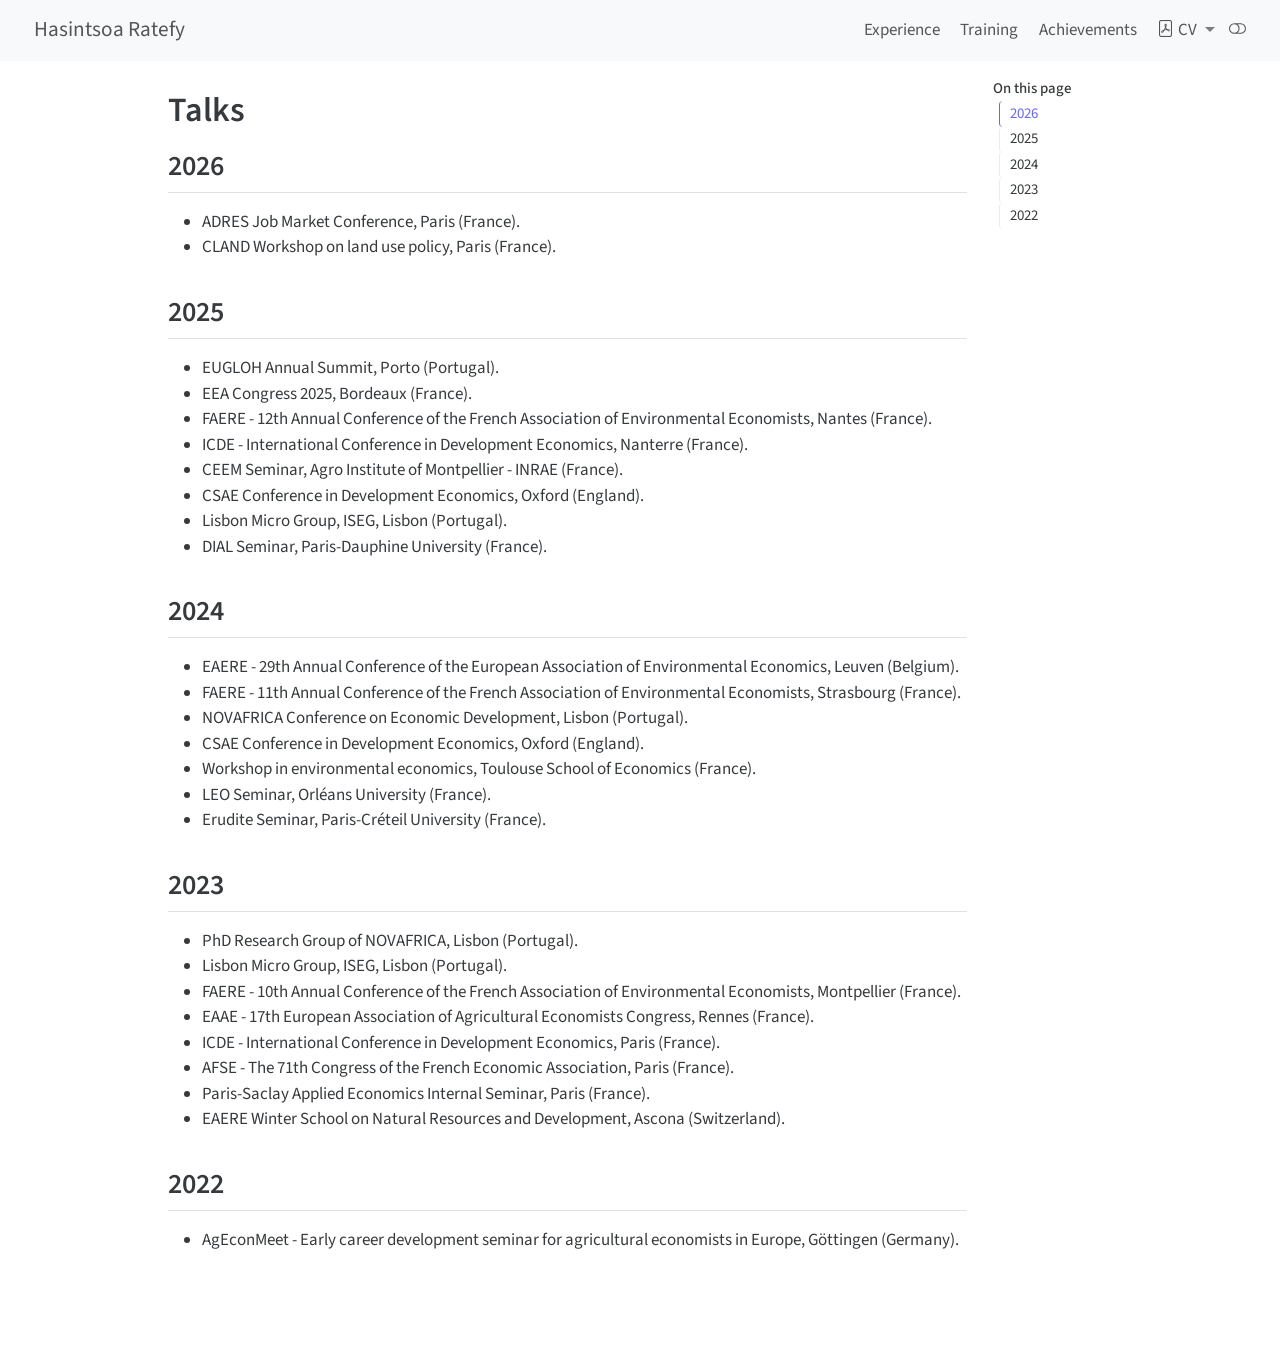
<file: Pages/Talks.html>
<!DOCTYPE html>
<html xmlns="http://www.w3.org/1999/xhtml" lang="en" xml:lang="en"><head>

<meta charset="utf-8">
<meta name="generator" content="quarto-1.11.9">

<meta name="viewport" content="width=device-width, initial-scale=1.0, user-scalable=yes">


<title>Talks – Hasintsoa Ratefy</title>
<style>
/* Default styles provided by pandoc.
** See https://pandoc.org/MANUAL.html#variables-for-html for config info.
*/
span.smallcaps{font-variant: small-caps;}
div.columns{display: flex; gap: 1.5em;}
div.column{flex: auto;}
@media screen {
div.columns{gap: min(4vw, 1.5em);}
div.column{overflow-x: auto;}
}
div.hanging-indent{margin-left: 1.5em; text-indent: -1.5em;}
ul.task-list{list-style: none;}
ul.task-list li input[type="checkbox"] {
  width: 0.8em;
  margin: 0 0.8em 0.2em -1em; /* quarto-specific, see https://github.com/quarto-dev/quarto-cli/issues/4556 */ 
  vertical-align: middle;
}
</style>


<script src="../site_libs/quarto-nav/quarto-nav.js"></script>
<script src="../site_libs/quarto-nav/headroom.min.js"></script>
<link href="../favicon.ico" rel="icon">
<script src="../site_libs/clipboard/clipboard.min.js"></script>
<script src="../site_libs/quarto-html/quarto.js" type="module"></script>
<script src="../site_libs/quarto-html/tabsets/tabsets.js" type="module"></script>
<script src="../site_libs/quarto-html/scrollable-regions/scrollable-regions.js" type="module"></script>
<script src="../site_libs/quarto-html/popper.min.js"></script>
<script src="../site_libs/quarto-html/tippy.umd.min.js"></script>
<script src="../site_libs/quarto-html/anchor.min.js"></script>
<link href="../site_libs/quarto-html/tippy.css" rel="stylesheet">
<link href="../site_libs/quarto-html/quarto-syntax-highlighting-63b5708e65d6cd79cd7618c58d0c21e7.css" rel="stylesheet" class="quarto-color-scheme" id="quarto-text-highlighting-styles">
<link href="../site_libs/quarto-html/quarto-syntax-highlighting-dark-447e42e69aaa9833c0ba1b986f430b20.css" rel="stylesheet" class="quarto-color-scheme quarto-color-alternate" id="quarto-text-highlighting-styles">
<link href="../site_libs/quarto-html/quarto-syntax-highlighting-63b5708e65d6cd79cd7618c58d0c21e7.css" rel="stylesheet" class="quarto-color-scheme-extra" id="quarto-text-highlighting-styles">
<script src="../site_libs/bootstrap/bootstrap.min.js"></script>
<link href="../site_libs/bootstrap/bootstrap-icons.css" rel="stylesheet">
<link href="../site_libs/bootstrap/bootstrap-6c70e078dea7c58e50a976207e4cd14d.min.css" rel="stylesheet" append-hash="true" class="quarto-color-scheme" id="quarto-bootstrap" data-mode="light">
<link href="../site_libs/bootstrap/bootstrap-dark-32280d01ff3a7ff5cbe701a37ed6ca11.min.css" rel="stylesheet" append-hash="true" class="quarto-color-scheme quarto-color-alternate" id="quarto-bootstrap" data-mode="dark">
<link href="../site_libs/bootstrap/bootstrap-6c70e078dea7c58e50a976207e4cd14d.min.css" rel="stylesheet" append-hash="true" class="quarto-color-scheme-extra" id="quarto-bootstrap" data-mode="light">
<script id="quarto-search-options" type="application/json">{
  "language": {
    "search-no-results-text": "No results",
    "search-matching-documents-text": "matching documents",
    "search-copy-link-title": "Copy link to search",
    "search-hide-matches-text": "Hide additional matches",
    "search-more-match-text": "more match in this document",
    "search-more-matches-text": "more matches in this document",
    "search-clear-button-title": "Clear",
    "search-text-placeholder": "",
    "search-detached-cancel-button-title": "Cancel",
    "search-submit-button-title": "Submit",
    "search-label": "Search"
  }
}</script>


<meta property="og:title" content="Talks – Hasintsoa Ratefy">
<meta property="og:site_name" content="Hasintsoa Ratefy">
</head>

<body class="nav-fixed quarto-light"><a id="quarto-skip-link" class="visually-hidden-focusable" href="#quarto-document-content">Skip to main content</a><script id="quarto-html-before-body" type="application/javascript">
    const toggleBodyColorMode = (bsSheetEl) => {
      const mode = bsSheetEl.getAttribute("data-mode");
      const bodyEl = window.document.querySelector("body");
      if (mode === "dark") {
        bodyEl.classList.add("quarto-dark");
        bodyEl.classList.remove("quarto-light");
      } else {
        bodyEl.classList.add("quarto-light");
        bodyEl.classList.remove("quarto-dark");
      }
    }
    const toggleBodyColorPrimary = () => {
      const bsSheetEl = window.document.querySelector("link#quarto-bootstrap:not([rel=disabled-stylesheet])");
      if (bsSheetEl) {
        toggleBodyColorMode(bsSheetEl);
      }
    }
    const setColorSchemeToggle = (alternate) => {
      const toggles = window.document.querySelectorAll('.quarto-color-scheme-toggle');
      for (let i=0; i < toggles.length; i++) {
        const toggle = toggles[i];
        if (toggle) {
          toggle.setAttribute("aria-checked", alternate ? "true" : "false");
          if (alternate) {
            toggle.classList.add("alternate");
          } else {
            toggle.classList.remove("alternate");
          }
        }
      }
    };
    const toggleColorMode = (alternate) => {
      // Switch the stylesheets
      const primaryStylesheets = window.document.querySelectorAll('link.quarto-color-scheme:not(.quarto-color-alternate)');
      const alternateStylesheets = window.document.querySelectorAll('link.quarto-color-scheme.quarto-color-alternate');
      manageTransitions('#quarto-margin-sidebar .nav-link', false);
      if (alternate) {
        // note: dark is layered on light, we don't disable primary!
        enableStylesheet(alternateStylesheets);
        for (const sheetNode of alternateStylesheets) {
          if (sheetNode.id === "quarto-bootstrap") {
            toggleBodyColorMode(sheetNode);
          }
        }
      } else {
        disableStylesheet(alternateStylesheets);
        enableStylesheet(primaryStylesheets)
        toggleBodyColorPrimary();
      }
      manageTransitions('#quarto-margin-sidebar .nav-link', true);
      // Switch the toggles
      setColorSchemeToggle(alternate)
    }
    // Hack to workaround the fact that safari doesn't
    // properly recolor the scrollbar when toggling (#1455).
    // Not run on load: stylesheets are set before first paint there, and
    // scrolling would undo the scroll to a URL fragment (#14973).
    // The one pixel nudge keeps the reader where they were.
    const refreshSafariScrollbar = () => {
      if (navigator.userAgent.indexOf('Safari') > 0 && navigator.userAgent.indexOf('Chrome') == -1) {
        manageTransitions("body", false);
        const scrollY = window.scrollY;
        window.scrollTo(0, scrollY > 0 ? scrollY - 1 : 1);
        setTimeout(() => {
          window.scrollTo(0, scrollY);
          manageTransitions("body", true);
        }, 40);
      }
    }
    const disableStylesheet = (stylesheets) => {
      for (let i=0; i < stylesheets.length; i++) {
        const stylesheet = stylesheets[i];
        stylesheet.rel = 'disabled-stylesheet';
      }
    }
    const enableStylesheet = (stylesheets) => {
      for (let i=0; i < stylesheets.length; i++) {
        const stylesheet = stylesheets[i];
        if(stylesheet.rel !== 'stylesheet') { // for Chrome, which will still FOUC without this check
          stylesheet.rel = 'stylesheet';
        }
      }
    }
    const manageTransitions = (selector, allowTransitions) => {
      const els = window.document.querySelectorAll(selector);
      for (let i=0; i < els.length; i++) {
        const el = els[i];
        if (allowTransitions) {
          el.classList.remove('notransition');
        } else {
          el.classList.add('notransition');
        }
      }
    }
    const isFileUrl = () => {
      return window.location.protocol === 'file:';
    }
    const hasAlternateSentinel = () => {
      let styleSentinel = getColorSchemeSentinel();
      if (styleSentinel !== null) {
        return styleSentinel === "alternate";
      } else {
        return false;
      }
    }
    const setStyleSentinel = (alternate) => {
      const value = alternate ? "alternate" : "default";
      if (!isFileUrl()) {
        window.localStorage.setItem("quarto-color-scheme", value);
      } else {
        localAlternateSentinel = value;
      }
    }
    const getColorSchemeSentinel = () => {
      if (!isFileUrl()) {
        const storageValue = window.localStorage.getItem("quarto-color-scheme");
        return storageValue != null ? storageValue : localAlternateSentinel;
      } else {
        return localAlternateSentinel;
      }
    }
    const toggleGiscusIfUsed = (isAlternate, darkModeDefault) => {
      const baseTheme = document.querySelector('#giscus-base-theme')?.value ?? 'light';
      const alternateTheme = document.querySelector('#giscus-alt-theme')?.value ?? 'dark';
      let newTheme = '';
      if(authorPrefersDark) {
        newTheme = isAlternate ? baseTheme : alternateTheme;
      } else {
        newTheme = isAlternate ? alternateTheme : baseTheme;
      }
      const changeGiscusTheme = () => {
        // From: https://github.com/giscus/giscus/issues/336
        const sendMessage = (message) => {
          const iframe = document.querySelector('iframe.giscus-frame');
          if (!iframe) return;
          iframe.contentWindow.postMessage({ giscus: message }, 'https://giscus.app');
        }
        sendMessage({
          setConfig: {
            theme: newTheme
          }
        });
      }
      const isGiscussLoaded = window.document.querySelector('iframe.giscus-frame') !== null;
      if (isGiscussLoaded) {
        changeGiscusTheme();
      }
    };
    const authorPrefersDark = false;
    const darkModeDefault = authorPrefersDark;
      document.querySelector('link#quarto-text-highlighting-styles.quarto-color-scheme-extra').rel = 'disabled-stylesheet';
      document.querySelector('link#quarto-bootstrap.quarto-color-scheme-extra').rel = 'disabled-stylesheet';
    let localAlternateSentinel = darkModeDefault ? 'alternate' : 'default';
    // Dark / light mode switch
    window.quartoToggleColorScheme = () => {
      // Read the current dark / light value
      let toAlternate = !hasAlternateSentinel();
      toggleColorMode(toAlternate);
      refreshSafariScrollbar();
      setStyleSentinel(toAlternate);
      toggleGiscusIfUsed(toAlternate, darkModeDefault);
      window.dispatchEvent(new Event('resize'));
    };
    // Switch to dark mode if need be
    if (hasAlternateSentinel()) {
      toggleColorMode(true);
    } else {
      toggleColorMode(false);
    }
  </script>

<div id="quarto-search-results"></div>
  <header id="quarto-header" class="headroom fixed-top">
    <nav class="navbar navbar-expand-lg " data-bs-theme="dark" aria-label="Site">
      <div class="navbar-container container-fluid">
      <div class="navbar-brand-container mx-auto">
    <a class="navbar-brand" href="../index.html">
    <span class="navbar-title">Hasintsoa Ratefy</span>
    </a>
  </div>
          <button class="navbar-toggler" type="button" data-bs-toggle="collapse" data-bs-target="#navbarCollapse" aria-controls="navbarCollapse" aria-expanded="false" aria-label="Toggle navigation" onclick="if (window.quartoToggleHeadroom) { window.quartoToggleHeadroom(); }">
  <span class="navbar-toggler-icon"></span>
</button>
          <div class="collapse navbar-collapse" id="navbarCollapse">
            <ul class="navbar-nav navbar-nav-scroll ms-auto">
  <li class="nav-item">
    <a class="nav-link" href="../Pages/Experience.html"> 
<span class="menu-text">Experience</span></a>
  </li>  
  <li class="nav-item">
    <a class="nav-link" href="../Pages/Training.html"> 
<span class="menu-text">Training</span></a>
  </li>  
  <li class="nav-item">
    <a class="nav-link" href="../Pages/Achievements.html"> 
<span class="menu-text">Achievements</span></a>
  </li>  
  <li class="nav-item dropdown ">
    <a class="nav-link dropdown-toggle" href="#" id="nav-menu-cv" role="link" data-bs-toggle="dropdown" aria-expanded="false">
      <i class="bi bi-file-pdf" role="img">
</i> 
 <span class="menu-text">CV</span>
    </a>
    <ul class="dropdown-menu dropdown-menu-end" aria-labelledby="nav-menu-cv">    
        <li>
    <a class="dropdown-item" href="../files/EN_CV_Hasintsoa_RATEFY_nov_2026.pdf">
 <span class="dropdown-text">English</span></a>
  </li>  
        <li>
    <a class="dropdown-item" href="../files/FR_CV_Hasintsoa_RATEFY_nov_2026.pdf">
 <span class="dropdown-text">French</span></a>
  </li>  
    </ul>
  </li>
</ul>
          </div> <!-- /navcollapse -->
            <div class="quarto-navbar-tools">
  <button type="button" role="switch" aria-checked="false" class="quarto-color-scheme-toggle quarto-navigation-tool  px-1" onclick="window.quartoToggleColorScheme(); return false;" title="Toggle dark mode" aria-label="Toggle dark mode"><i class="bi"></i></button>
</div>
      </div> <!-- /container-fluid -->
    </nav>
</header>
<!-- content -->
<div id="quarto-content" class="quarto-container page-columns page-rows-contents page-layout-article page-navbar">
<!-- sidebar -->
<!-- margin-sidebar -->
    <div id="quarto-margin-sidebar" class="sidebar margin-sidebar">
        <nav id="TOC" role="doc-toc" aria-labelledby="toc-title" class="toc-active">
    <h2 id="toc-title">On this page</h2>
   
  <ul>
  <li><a href="#section" id="toc-section" class="nav-link active" data-scroll-target="#section">2026</a></li>
  <li><a href="#section-1" id="toc-section-1" class="nav-link" data-scroll-target="#section-1">2025</a></li>
  <li><a href="#section-2" id="toc-section-2" class="nav-link" data-scroll-target="#section-2">2024</a></li>
  <li><a href="#section-3" id="toc-section-3" class="nav-link" data-scroll-target="#section-3">2023</a></li>
  <li><a href="#section-4" id="toc-section-4" class="nav-link" data-scroll-target="#section-4">2022</a></li>
  </ul>
</nav>
    </div>
<!-- main -->
<main class="content" id="quarto-document-content" tabindex="-1">


<header id="title-block-header" class="quarto-title-block default">
<div class="quarto-title">
<h1 class="title">Talks</h1>
</div>



<div class="quarto-title-meta">

    
  
    
  </div>
  


</header>


<section id="section" class="level2">
<h2 class="anchored" data-anchor-id="section">2026</h2>
<ul>
<li>ADRES Job Market Conference, Paris (France).</li>
<li>CLAND Workshop on land use policy, Paris (France).</li>
</ul>
</section>
<section id="section-1" class="level2">
<h2 class="anchored" data-anchor-id="section-1">2025</h2>
<ul>
<li>EUGLOH Annual Summit, Porto (Portugal).</li>
<li>EEA Congress 2025, Bordeaux (France).</li>
<li>FAERE - 12th Annual Conference of the French Association of Environmental Economists, Nantes (France).</li>
<li>ICDE - International Conference in Development Economics, Nanterre (France).</li>
<li>CEEM Seminar, Agro Institute of Montpellier - INRAE (France).</li>
<li>CSAE Conference in Development Economics, Oxford (England).</li>
<li>Lisbon Micro Group, ISEG, Lisbon (Portugal).</li>
<li>DIAL Seminar, Paris-Dauphine University (France).</li>
</ul>
</section>
<section id="section-2" class="level2">
<h2 class="anchored" data-anchor-id="section-2">2024</h2>
<ul>
<li>EAERE - 29th Annual Conference of the European Association of Environmental Economics, Leuven (Belgium).</li>
<li>FAERE - 11th Annual Conference of the French Association of Environmental Economists, Strasbourg (France).</li>
<li>NOVAFRICA Conference on Economic Development, Lisbon (Portugal).</li>
<li>CSAE Conference in Development Economics, Oxford (England).</li>
<li>Workshop in environmental economics, Toulouse School of Economics (France).</li>
<li>LEO Seminar, Orléans University (France).</li>
<li>Erudite Seminar, Paris-Créteil University (France).</li>
</ul>
</section>
<section id="section-3" class="level2">
<h2 class="anchored" data-anchor-id="section-3">2023</h2>
<ul>
<li>PhD Research Group of NOVAFRICA, Lisbon (Portugal).</li>
<li>Lisbon Micro Group, ISEG, Lisbon (Portugal).</li>
<li>FAERE - 10th Annual Conference of the French Association of Environmental Economists, Montpellier (France).</li>
<li>EAAE - 17th European Association of Agricultural Economists Congress, Rennes (France).</li>
<li>ICDE - International Conference in Development Economics, Paris (France).</li>
<li>AFSE - The 71th Congress of the French Economic Association, Paris (France).</li>
<li>Paris-Saclay Applied Economics Internal Seminar, Paris (France).</li>
<li>EAERE Winter School on Natural Resources and Development, Ascona (Switzerland).</li>
</ul>
</section>
<section id="section-4" class="level2">
<h2 class="anchored" data-anchor-id="section-4">2022</h2>
<ul>
<li>AgEconMeet - Early career development seminar for agricultural economists in Europe, Göttingen (Germany).</li>
</ul>


</section>

</main> <!-- /main -->
<script id="quarto-html-after-body" type="application/javascript">
  window.document.addEventListener("DOMContentLoaded", function (event) {
    // Ensure there is a toggle, if there isn't float one in the top right
    if (window.document.querySelector('.quarto-color-scheme-toggle') === null) {
      const toggle = window.document.createElement('button');
      toggle.type = "button";
      toggle.setAttribute("role", "switch");
      toggle.setAttribute("aria-checked", "false");
      toggle.classList.add('top-right');
      toggle.classList.add('quarto-color-scheme-toggle');
      toggle.setAttribute("aria-label", "Toggle dark mode");
      toggle.onclick = function() { try { window.quartoToggleColorScheme(); } catch {} return false; };
      const i = window.document.createElement("i");
      i.classList.add('bi');
      toggle.appendChild(i);
      // Put the toggle in a landmark of its own, so that landmark navigation
      // can reach it.
      //
      // The container is always a fresh direct child of body, and the toggle is
      // never moved into page furniture that the theme or the author controls.
      // The toggle is positioned against the page, so any ancestor that
      // establishes a containing block captures it: a positioned element or a
      // grid for position: absolute, and transform, filter, will-change or
      // contain for position: fixed. A direct child of body has none of these
      // to inherit, and the shift when one appears is silent and visual.
      //
      // ARIA says a document should have at most one banner, and axe reports a
      // duplicate whether or not the banners carry distinct labels. So use a
      // header when the page has no banner yet, and a named region otherwise.
      //
      // A header is a banner wherever it sits, unless it is inside sectioning
      // content, so this cannot just look at the children of body: a custom
      // page layout wraps the title block header in a plain div. An explicit
      // role="banner" always counts.
      const sectioning = 'article, aside, main, nav, section, [role="article"], [role="complementary"], [role="main"], [role="navigation"], [role="region"]';
      const hasBanner = Array.from(
        window.document.querySelectorAll('header:not([role]), [role="banner"]')
      ).some(function(el) {
        return el.hasAttribute("role") || el.closest(sectioning) === null;
      });
      const container = window.document.createElement(hasBanner ? "div" : "header");
      if (hasBanner) {
        container.setAttribute("role", "region");
        container.setAttribute("aria-label", "Toggle dark mode");
      }
      container.classList.add('quarto-color-scheme-toggle-container');
      container.appendChild(toggle);
      window.document.body.appendChild(container);
    }
    setColorSchemeToggle(hasAlternateSentinel())
    const icon = "";
    const anchorJS = new window.AnchorJS();
    anchorJS.options = {
      placement: 'right',
      icon: icon
    };
    anchorJS.add('.anchored');
    const isCodeAnnotation = (el) => {
      for (const clz of el.classList) {
        if (clz.startsWith('code-annotation-')) {                     
          return true;
        }
      }
      return false;
    }
    const onCopySuccess = function(e) {
      // button target
      const button = e.trigger;
      // don't keep focus
      button.blur();
      // flash "checked"
      button.classList.add('code-copy-button-checked');
      var currentTitle = button.getAttribute("title");
      button.setAttribute("title", "Copied!");
      let tooltip;
      if (window.bootstrap) {
        button.setAttribute("data-bs-toggle", "tooltip");
        button.setAttribute("data-bs-placement", "left");
        button.setAttribute("data-bs-title", "Copied!");
        tooltip = new bootstrap.Tooltip(button, 
          { trigger: "manual", 
            customClass: "code-copy-button-tooltip",
            offset: [0, -8]});
        tooltip.show();    
      }
      setTimeout(function() {
        if (tooltip) {
          tooltip.hide();
          button.removeAttribute("data-bs-title");
          button.removeAttribute("data-bs-toggle");
          button.removeAttribute("data-bs-placement");
        }
        button.setAttribute("title", currentTitle);
        button.classList.remove('code-copy-button-checked');
      }, 1000);
      // clear code selection
      e.clearSelection();
    }
    const getTextToCopy = function(trigger) {
      const outerScaffold = trigger.parentElement.cloneNode(true);
      const codeEl = outerScaffold.querySelector('code');
      for (const childEl of codeEl.children) {
        if (isCodeAnnotation(childEl)) {
          childEl.remove();
        }
      }
      return codeEl.innerText;
    }
    const clipboard = new window.ClipboardJS('.code-copy-button:not([data-in-quarto-modal])', {
      text: getTextToCopy
    });
    clipboard.on('success', onCopySuccess);
    if (window.document.getElementById('quarto-embedded-source-code-modal')) {
      const clipboardModal = new window.ClipboardJS('.code-copy-button[data-in-quarto-modal]', {
        text: getTextToCopy,
        container: window.document.getElementById('quarto-embedded-source-code-modal')
      });
      clipboardModal.on('success', onCopySuccess);
    }
      var localhostRegex = new RegExp(/^(?:http|https):\/\/localhost\:?[0-9]*\//);
      var mailtoRegex = new RegExp(/^mailto:/);
        var filterRegex = new RegExp("https:\/\/HasintsoaMG\.github\.io\/hasintsoaratefy\/");
      var isInternal = (href) => {
          return filterRegex.test(href) || localhostRegex.test(href) || mailtoRegex.test(href);
      }
      // Inspect non-navigation links and adorn them if external
      window.quartoDecorateExternalLinks = function (root) {
     var links = (root || window.document).querySelectorAll('a[href]:not(.nav-link):not(.navbar-brand):not(.toc-action):not(.sidebar-link):not(.sidebar-item-toggle):not(.pagination-link):not(.no-external):not([aria-hidden]):not(.dropdown-item):not(.quarto-navigation-tool):not(.about-link)');
      for (var i=0; i<links.length; i++) {
        const link = links[i];
        if (!isInternal(link.href)) {
          // undo the damage that might have been done by quarto-nav.js in the case of
          // links that we want to consider external
          if (link.dataset.originalHref !== undefined) {
            link.href = link.dataset.originalHref;
          }
          if (!link.classList.contains('no-external-icon')) {
          }
        }
      }
      };
      window.quartoDecorateExternalLinks(window.document);
    // Esc closes the popup (WCAG 1.4.13) and focus leaving both trigger and
    // popup closes it (WCAG 2.4.11); tippy handles neither for interactive popups.
    const hideOnEscAndFocusOut = {
      name: 'hideOnEscAndFocusOut',
      defaultValue: true,
      fn(instance) {
        const dismiss = () => {
          // A show scheduled by the trigger delay would otherwise reopen it
          instance.clearDelayTimeouts();
          instance.hide();
        };
        const onKeyDown = (event) => {
          if (event.key !== 'Escape') {
            return;
          }
          // Keep Esc from also reaching page handlers (e.g. reveal.js overview),
          // except an open reveal.js slide menu, which Esc should close too.
          // The menu handles keys only when its keyboard option is on.
          const menuHandlesEsc = window.Reveal?.getPlugin?.('menu')?.isOpen() &&
            window.Reveal.getConfig().menu?.keyboard !== false;
          if (!menuHandlesEsc) {
            event.stopPropagation();
          }
          if (instance.popper.contains(window.document.activeElement)) {
            // Disabled while refocusing so the focus trigger does not reopen it
            instance.disable();
            instance.reference.focus();
            instance.enable();
          }
          dismiss();
        };
        const onFocusOut = (event) => {
          const target = event.relatedTarget;
          if (target && !instance.reference.contains(target) &&
              !instance.popper.contains(target)) {
            dismiss();
          }
        };
        // On the trigger too: a click trigger (code-annotations: select) has no
        // blur handling. Attached for the instance's lifetime so leaving the
        // trigger also cancels a show still pending on the trigger delay.
        instance.reference.addEventListener('focusout', onFocusOut);
        return {
          onShow() {
            window.document.addEventListener('keydown', onKeyDown, true);
            instance.popper.addEventListener('focusout', onFocusOut);
          },
          onHide() {
            window.document.removeEventListener('keydown', onKeyDown, true);
            instance.popper.removeEventListener('focusout', onFocusOut);
          },
          onDestroy() {
            instance.reference.removeEventListener('focusout', onFocusOut);
          },
        };
      },
    };
    function tippyHover(el, contentFn, onTriggerFn, onUntriggerFn) {
      const config = {
        allowHTML: true,
        maxWidth: 500,
        delay: 100,
        arrow: false,
        appendTo: function(el) {
            return el.parentElement;
        },
        interactive: true,
        interactiveBorder: 10,
        theme: 'quarto',
        placement: 'bottom-start',
        plugins: [hideOnEscAndFocusOut],
      };
      if (contentFn) {
        config.content = contentFn;
      }
      if (onTriggerFn) {
        config.onTrigger = onTriggerFn;
      }
      if (onUntriggerFn) {
        config.onUntrigger = onUntriggerFn;
      }
      window.tippy(el, config); 
    }
    const noterefs = window.document.querySelectorAll('a[role="doc-noteref"]');
    for (var i=0; i<noterefs.length; i++) {
      const ref = noterefs[i];
      tippyHover(ref, function() {
        // use id or data attribute instead here
        let href = ref.getAttribute('data-footnote-href') || ref.getAttribute('href');
        try { href = new URL(href).hash; } catch {}
        const id = href.replace(/^#\/?/, "");
        const note = window.document.getElementById(id);
        if (note) {
          return note.innerHTML;
        } else {
          return "";
        }
      });
    }
    const xrefs = window.document.querySelectorAll('a.quarto-xref');
    const processXRef = (id, note) => {
      // Strip column container classes
      const stripColumnClz = (el) => {
        el.classList.remove("page-full", "page-columns");
        if (el.children) {
          for (const child of el.children) {
            stripColumnClz(child);
          }
        }
      }
      stripColumnClz(note)
      if (id === null || id.startsWith('sec-')) {
        // Special case sections, only their first couple elements
        const container = document.createElement("div");
        if (note.children && note.children.length > 2) {
          container.appendChild(note.children[0].cloneNode(true));
          for (let i = 1; i < note.children.length; i++) {
            const child = note.children[i];
            if (child.tagName === "P" && child.innerText === "") {
              continue;
            } else {
              container.appendChild(child.cloneNode(true));
              break;
            }
          }
          if (window.Quarto?.typesetMath) {
            window.Quarto.typesetMath(container);
          }
          return container.innerHTML
        } else {
          if (window.Quarto?.typesetMath) {
            window.Quarto.typesetMath(note);
          }
          return note.innerHTML;
        }
      } else {
        // Remove any anchor links if they are present
        const anchorLink = note.querySelector('a.anchorjs-link');
        if (anchorLink) {
          anchorLink.remove();
        }
        if (window.Quarto?.typesetMath) {
          window.Quarto.typesetMath(note);
        }
        if (note.classList.contains("callout")) {
          return note.outerHTML;
        } else {
          return note.innerHTML;
        }
      }
    }
    for (var i=0; i<xrefs.length; i++) {
      const xref = xrefs[i];
      tippyHover(xref, undefined, function(instance) {
        instance.disable();
        let url = xref.getAttribute('href');
        let hash = undefined; 
        if (url.startsWith('#')) {
          hash = url;
        } else {
          try { hash = new URL(url).hash; } catch {}
        }
        if (hash) {
          const id = hash.replace(/^#\/?/, "");
          const note = window.document.getElementById(id);
          if (note !== null) {
            try {
              const html = processXRef(id, note.cloneNode(true));
              instance.setContent(html);
            } finally {
              instance.enable();
              instance.show();
            }
          } else {
            // See if we can fetch this
            fetch(url.split('#')[0])
            .then(res => res.text())
            .then(html => {
              const parser = new DOMParser();
              const htmlDoc = parser.parseFromString(html, "text/html");
              const note = htmlDoc.getElementById(id);
              if (note !== null) {
                const html = processXRef(id, note);
                instance.setContent(html);
              } 
            }).finally(() => {
              instance.enable();
              instance.show();
            });
          }
        } else {
          // See if we can fetch a full url (with no hash to target)
          // This is a special case and we should probably do some content thinning / targeting
          fetch(url)
          .then(res => res.text())
          .then(html => {
            const parser = new DOMParser();
            const htmlDoc = parser.parseFromString(html, "text/html");
            const note = htmlDoc.querySelector('main.content');
            if (note !== null) {
              // This should only happen for chapter cross references
              // (since there is no id in the URL)
              // remove the first header
              if (note.children.length > 0 && note.children[0].tagName === "HEADER") {
                note.children[0].remove();
              }
              const html = processXRef(null, note);
              instance.setContent(html);
            } 
          }).finally(() => {
            instance.enable();
            instance.show();
          });
        }
      }, function(instance) {
      });
    }
        let selectedAnnoteEl;
        const selectorForAnnotation = ( cell, annotation) => {
          let cellAttr = 'data-code-cell="' + cell + '"';
          let lineAttr = 'data-code-annotation="' +  annotation + '"';
          const selector = 'span[' + cellAttr + '][' + lineAttr + ']';
          return selector;
        }
        const selectCodeLines = (annoteEl) => {
          const doc = window.document;
          const targetCell = annoteEl.getAttribute("data-target-cell");
          const targetAnnotation = annoteEl.getAttribute("data-target-annotation");
          const annoteSpan = window.document.querySelector(selectorForAnnotation(targetCell, targetAnnotation));
          const lines = annoteSpan.getAttribute("data-code-lines").split(",");
          const lineIds = lines.map((line) => {
            return targetCell + "-" + line;
          })
          // Each band is positioned against its own containing block, which is
          // not the offsetParent of the lines, so place it from client rects.
          const placeBand = (band, firstEl, lastEl, codeBlock) => {
            const container = band.offsetParent;
            if (container === null) {
              return;
            }
            const containerRect = container.getBoundingClientRect();
            // Reveal.js scales slides with a transform, so convert client
            // pixels back to the CSS pixels of the container.
            const scale = containerRect.height / container.offsetHeight || 1;
            const firstRect = firstEl.getBoundingClientRect();
            const lastRect = lastEl.getBoundingClientRect();
            const top = (firstRect.top - containerRect.top) / scale - container.clientTop + container.scrollTop;
            const height = (lastRect.bottom - firstRect.top) / scale;
            band.style.top = top - 2 + "px";
            band.style.height = height + 4 + "px";
            if (codeBlock) {
              // Without the copy button wrapper, the containing block is wider
              // than the code block, so span the code block explicitly.
              const blockRect = codeBlock.getBoundingClientRect();
              band.style.left = (blockRect.left - containerRect.left) / scale - container.clientLeft + container.scrollLeft + "px";
              band.style.width = blockRect.width / scale + "px";
            }
          };
          if (lineIds.length > 0) {
            const el = window.document.getElementById(lineIds[0]);
            const lastEl = window.document.getElementById(lineIds[lineIds.length - 1]);
            const parent = el.parentElement.parentElement;
            // cook up a div (if necessary) and position it
            let div = window.document.getElementById("code-annotation-line-highlight");
            if (div === null) {
              div = window.document.createElement("div");
              div.setAttribute("id", "code-annotation-line-highlight");
              div.style.position = 'absolute';
              parent.appendChild(div);
            }
            placeBand(div, el, lastEl, parent.closest("div.sourceCode") || parent);
            let gutterDiv = window.document.getElementById("code-annotation-line-highlight-gutter");
            if (gutterDiv === null) {
              gutterDiv = window.document.createElement("div");
              gutterDiv.setAttribute("id", "code-annotation-line-highlight-gutter");
              gutterDiv.style.position = 'absolute';
              const codeCell = window.document.getElementById(targetCell);
              const gutter = codeCell.querySelector('.code-annotation-gutter');
              gutter.appendChild(gutterDiv);
            }
            placeBand(gutterDiv, el, lastEl);
            selectedAnnoteEl = annoteEl;
          }
        };
        const unselectCodeLines = () => {
          const elementsIds = ["code-annotation-line-highlight", "code-annotation-line-highlight-gutter"];
          elementsIds.forEach((elId) => {
            const div = window.document.getElementById(elId);
            if (div) {
              div.remove();
            }
          });
          selectedAnnoteEl = undefined;
        };
          // Handle positioning of the toggle
      window.addEventListener(
        "resize",
        throttle(() => {
          elRect = undefined;
          if (selectedAnnoteEl) {
            selectCodeLines(selectedAnnoteEl);
          }
        }, 10)
      );
      function throttle(fn, ms) {
      let throttle = false;
      let timer;
        return (...args) => {
          if(!throttle) { // first call gets through
              fn.apply(this, args);
              throttle = true;
          } else { // all the others get throttled
              if(timer) clearTimeout(timer); // cancel #2
              timer = setTimeout(() => {
                fn.apply(this, args);
                timer = throttle = false;
              }, ms);
          }
        };
      }
        // Attach click handler to the DT
        const annoteDls = window.document.querySelectorAll('dt[data-target-cell]');
        for (const annoteDlNode of annoteDls) {
          annoteDlNode.addEventListener('click', (event) => {
            const clickedEl = event.target;
            if (clickedEl !== selectedAnnoteEl) {
              unselectCodeLines();
              const activeEl = window.document.querySelector('dt[data-target-cell].code-annotation-active');
              if (activeEl) {
                activeEl.classList.remove('code-annotation-active');
              }
              selectCodeLines(clickedEl);
              clickedEl.classList.add('code-annotation-active');
            } else {
              // Unselect the line
              unselectCodeLines();
              clickedEl.classList.remove('code-annotation-active');
            }
          });
        }
    const findCites = (el) => {
      const parentEl = el.parentElement;
      if (parentEl) {
        const cites = parentEl.dataset.cites;
        if (cites) {
          return {
            el,
            cites: cites.split(' ')
          };
        } else {
          return findCites(el.parentElement)
        }
      } else {
        return undefined;
      }
    };
    var bibliorefs = window.document.querySelectorAll('a[role="doc-biblioref"]');
    for (var i=0; i<bibliorefs.length; i++) {
      const ref = bibliorefs[i];
      const citeInfo = findCites(ref);
      if (citeInfo) {
        tippyHover(citeInfo.el, function() {
          var popup = window.document.createElement('div');
          citeInfo.cites.forEach(function(cite) {
            var citeDiv = window.document.createElement('div');
            citeDiv.classList.add('hanging-indent');
            citeDiv.classList.add('csl-entry');
            var biblioDiv = window.document.getElementById('ref-' + cite);
            if (biblioDiv) {
              citeDiv.innerHTML = biblioDiv.innerHTML;
            }
            popup.appendChild(citeDiv);
          });
          return popup.innerHTML;
        });
      }
    }
  });
  </script>
  <script type="application/javascript">
  window.quartoScrollableRegionsLabels = {"code":"Scrollable code","output":"Scrollable output"};
  </script>
</div> <!-- /content -->




</body></html>
</file>
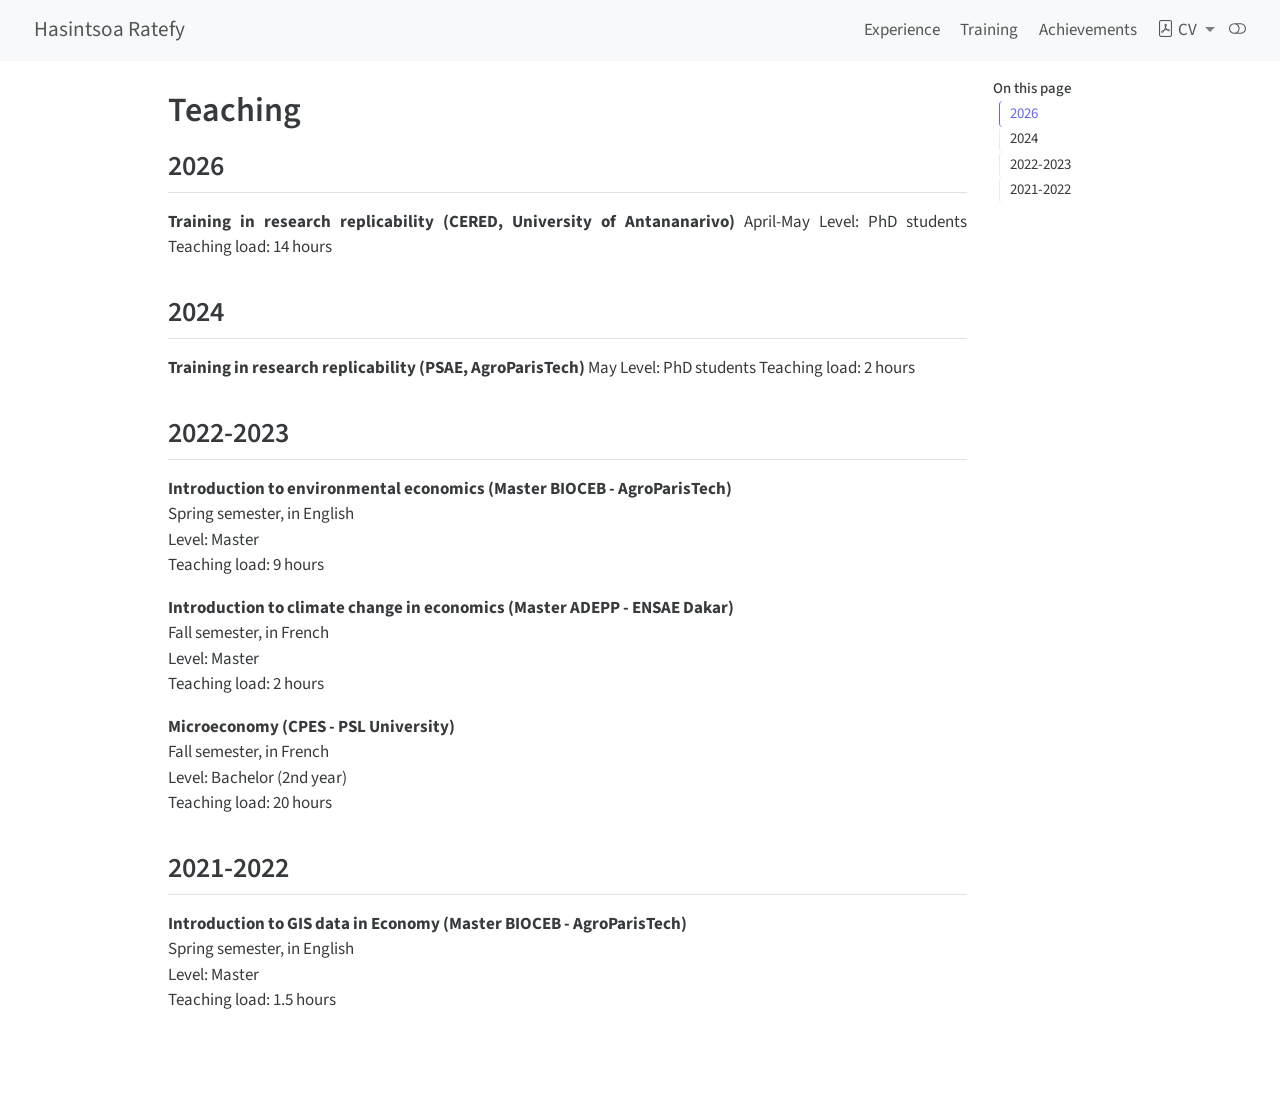
<file: Pages/Teaching - Copie.html>
<!DOCTYPE html>
<html xmlns="http://www.w3.org/1999/xhtml" lang="en" xml:lang="en"><head>

<meta charset="utf-8">
<meta name="generator" content="quarto-1.11.9">

<meta name="viewport" content="width=device-width, initial-scale=1.0, user-scalable=yes">


<title>Teaching – Hasintsoa Ratefy</title>
<style>
/* Default styles provided by pandoc.
** See https://pandoc.org/MANUAL.html#variables-for-html for config info.
*/
span.smallcaps{font-variant: small-caps;}
div.columns{display: flex; gap: 1.5em;}
div.column{flex: auto;}
@media screen {
div.columns{gap: min(4vw, 1.5em);}
div.column{overflow-x: auto;}
}
div.hanging-indent{margin-left: 1.5em; text-indent: -1.5em;}
ul.task-list{list-style: none;}
ul.task-list li input[type="checkbox"] {
  width: 0.8em;
  margin: 0 0.8em 0.2em -1em; /* quarto-specific, see https://github.com/quarto-dev/quarto-cli/issues/4556 */ 
  vertical-align: middle;
}
</style>


<script src="../site_libs/quarto-nav/quarto-nav.js"></script>
<script src="../site_libs/quarto-nav/headroom.min.js"></script>
<link href="../favicon.ico" rel="icon">
<script src="../site_libs/clipboard/clipboard.min.js"></script>
<script src="../site_libs/quarto-html/quarto.js" type="module"></script>
<script src="../site_libs/quarto-html/tabsets/tabsets.js" type="module"></script>
<script src="../site_libs/quarto-html/scrollable-regions/scrollable-regions.js" type="module"></script>
<script src="../site_libs/quarto-html/popper.min.js"></script>
<script src="../site_libs/quarto-html/tippy.umd.min.js"></script>
<script src="../site_libs/quarto-html/anchor.min.js"></script>
<link href="../site_libs/quarto-html/tippy.css" rel="stylesheet">
<link href="../site_libs/quarto-html/quarto-syntax-highlighting-63b5708e65d6cd79cd7618c58d0c21e7.css" rel="stylesheet" class="quarto-color-scheme" id="quarto-text-highlighting-styles">
<link href="../site_libs/quarto-html/quarto-syntax-highlighting-dark-447e42e69aaa9833c0ba1b986f430b20.css" rel="stylesheet" class="quarto-color-scheme quarto-color-alternate" id="quarto-text-highlighting-styles">
<link href="../site_libs/quarto-html/quarto-syntax-highlighting-63b5708e65d6cd79cd7618c58d0c21e7.css" rel="stylesheet" class="quarto-color-scheme-extra" id="quarto-text-highlighting-styles">
<script src="../site_libs/bootstrap/bootstrap.min.js"></script>
<link href="../site_libs/bootstrap/bootstrap-icons.css" rel="stylesheet">
<link href="../site_libs/bootstrap/bootstrap-6c70e078dea7c58e50a976207e4cd14d.min.css" rel="stylesheet" append-hash="true" class="quarto-color-scheme" id="quarto-bootstrap" data-mode="light">
<link href="../site_libs/bootstrap/bootstrap-dark-32280d01ff3a7ff5cbe701a37ed6ca11.min.css" rel="stylesheet" append-hash="true" class="quarto-color-scheme quarto-color-alternate" id="quarto-bootstrap" data-mode="dark">
<link href="../site_libs/bootstrap/bootstrap-6c70e078dea7c58e50a976207e4cd14d.min.css" rel="stylesheet" append-hash="true" class="quarto-color-scheme-extra" id="quarto-bootstrap" data-mode="light">
<script id="quarto-search-options" type="application/json">{
  "language": {
    "search-no-results-text": "No results",
    "search-matching-documents-text": "matching documents",
    "search-copy-link-title": "Copy link to search",
    "search-hide-matches-text": "Hide additional matches",
    "search-more-match-text": "more match in this document",
    "search-more-matches-text": "more matches in this document",
    "search-clear-button-title": "Clear",
    "search-text-placeholder": "",
    "search-detached-cancel-button-title": "Cancel",
    "search-submit-button-title": "Submit",
    "search-label": "Search"
  }
}</script>


<meta property="og:title" content="Teaching – Hasintsoa Ratefy">
<meta property="og:description" content="">
<meta property="og:site_name" content="Hasintsoa Ratefy">
</head>

<body class="nav-fixed quarto-light"><a id="quarto-skip-link" class="visually-hidden-focusable" href="#quarto-document-content">Skip to main content</a><script id="quarto-html-before-body" type="application/javascript">
    const toggleBodyColorMode = (bsSheetEl) => {
      const mode = bsSheetEl.getAttribute("data-mode");
      const bodyEl = window.document.querySelector("body");
      if (mode === "dark") {
        bodyEl.classList.add("quarto-dark");
        bodyEl.classList.remove("quarto-light");
      } else {
        bodyEl.classList.add("quarto-light");
        bodyEl.classList.remove("quarto-dark");
      }
    }
    const toggleBodyColorPrimary = () => {
      const bsSheetEl = window.document.querySelector("link#quarto-bootstrap:not([rel=disabled-stylesheet])");
      if (bsSheetEl) {
        toggleBodyColorMode(bsSheetEl);
      }
    }
    const setColorSchemeToggle = (alternate) => {
      const toggles = window.document.querySelectorAll('.quarto-color-scheme-toggle');
      for (let i=0; i < toggles.length; i++) {
        const toggle = toggles[i];
        if (toggle) {
          toggle.setAttribute("aria-checked", alternate ? "true" : "false");
          if (alternate) {
            toggle.classList.add("alternate");
          } else {
            toggle.classList.remove("alternate");
          }
        }
      }
    };
    const toggleColorMode = (alternate) => {
      // Switch the stylesheets
      const primaryStylesheets = window.document.querySelectorAll('link.quarto-color-scheme:not(.quarto-color-alternate)');
      const alternateStylesheets = window.document.querySelectorAll('link.quarto-color-scheme.quarto-color-alternate');
      manageTransitions('#quarto-margin-sidebar .nav-link', false);
      if (alternate) {
        // note: dark is layered on light, we don't disable primary!
        enableStylesheet(alternateStylesheets);
        for (const sheetNode of alternateStylesheets) {
          if (sheetNode.id === "quarto-bootstrap") {
            toggleBodyColorMode(sheetNode);
          }
        }
      } else {
        disableStylesheet(alternateStylesheets);
        enableStylesheet(primaryStylesheets)
        toggleBodyColorPrimary();
      }
      manageTransitions('#quarto-margin-sidebar .nav-link', true);
      // Switch the toggles
      setColorSchemeToggle(alternate)
    }
    // Hack to workaround the fact that safari doesn't
    // properly recolor the scrollbar when toggling (#1455).
    // Not run on load: stylesheets are set before first paint there, and
    // scrolling would undo the scroll to a URL fragment (#14973).
    // The one pixel nudge keeps the reader where they were.
    const refreshSafariScrollbar = () => {
      if (navigator.userAgent.indexOf('Safari') > 0 && navigator.userAgent.indexOf('Chrome') == -1) {
        manageTransitions("body", false);
        const scrollY = window.scrollY;
        window.scrollTo(0, scrollY > 0 ? scrollY - 1 : 1);
        setTimeout(() => {
          window.scrollTo(0, scrollY);
          manageTransitions("body", true);
        }, 40);
      }
    }
    const disableStylesheet = (stylesheets) => {
      for (let i=0; i < stylesheets.length; i++) {
        const stylesheet = stylesheets[i];
        stylesheet.rel = 'disabled-stylesheet';
      }
    }
    const enableStylesheet = (stylesheets) => {
      for (let i=0; i < stylesheets.length; i++) {
        const stylesheet = stylesheets[i];
        if(stylesheet.rel !== 'stylesheet') { // for Chrome, which will still FOUC without this check
          stylesheet.rel = 'stylesheet';
        }
      }
    }
    const manageTransitions = (selector, allowTransitions) => {
      const els = window.document.querySelectorAll(selector);
      for (let i=0; i < els.length; i++) {
        const el = els[i];
        if (allowTransitions) {
          el.classList.remove('notransition');
        } else {
          el.classList.add('notransition');
        }
      }
    }
    const isFileUrl = () => {
      return window.location.protocol === 'file:';
    }
    const hasAlternateSentinel = () => {
      let styleSentinel = getColorSchemeSentinel();
      if (styleSentinel !== null) {
        return styleSentinel === "alternate";
      } else {
        return false;
      }
    }
    const setStyleSentinel = (alternate) => {
      const value = alternate ? "alternate" : "default";
      if (!isFileUrl()) {
        window.localStorage.setItem("quarto-color-scheme", value);
      } else {
        localAlternateSentinel = value;
      }
    }
    const getColorSchemeSentinel = () => {
      if (!isFileUrl()) {
        const storageValue = window.localStorage.getItem("quarto-color-scheme");
        return storageValue != null ? storageValue : localAlternateSentinel;
      } else {
        return localAlternateSentinel;
      }
    }
    const toggleGiscusIfUsed = (isAlternate, darkModeDefault) => {
      const baseTheme = document.querySelector('#giscus-base-theme')?.value ?? 'light';
      const alternateTheme = document.querySelector('#giscus-alt-theme')?.value ?? 'dark';
      let newTheme = '';
      if(authorPrefersDark) {
        newTheme = isAlternate ? baseTheme : alternateTheme;
      } else {
        newTheme = isAlternate ? alternateTheme : baseTheme;
      }
      const changeGiscusTheme = () => {
        // From: https://github.com/giscus/giscus/issues/336
        const sendMessage = (message) => {
          const iframe = document.querySelector('iframe.giscus-frame');
          if (!iframe) return;
          iframe.contentWindow.postMessage({ giscus: message }, 'https://giscus.app');
        }
        sendMessage({
          setConfig: {
            theme: newTheme
          }
        });
      }
      const isGiscussLoaded = window.document.querySelector('iframe.giscus-frame') !== null;
      if (isGiscussLoaded) {
        changeGiscusTheme();
      }
    };
    const authorPrefersDark = false;
    const darkModeDefault = authorPrefersDark;
      document.querySelector('link#quarto-text-highlighting-styles.quarto-color-scheme-extra').rel = 'disabled-stylesheet';
      document.querySelector('link#quarto-bootstrap.quarto-color-scheme-extra').rel = 'disabled-stylesheet';
    let localAlternateSentinel = darkModeDefault ? 'alternate' : 'default';
    // Dark / light mode switch
    window.quartoToggleColorScheme = () => {
      // Read the current dark / light value
      let toAlternate = !hasAlternateSentinel();
      toggleColorMode(toAlternate);
      refreshSafariScrollbar();
      setStyleSentinel(toAlternate);
      toggleGiscusIfUsed(toAlternate, darkModeDefault);
      window.dispatchEvent(new Event('resize'));
    };
    // Switch to dark mode if need be
    if (hasAlternateSentinel()) {
      toggleColorMode(true);
    } else {
      toggleColorMode(false);
    }
  </script>

<div id="quarto-search-results"></div>
  <header id="quarto-header" class="headroom fixed-top">
    <nav class="navbar navbar-expand-lg " data-bs-theme="dark" aria-label="Site">
      <div class="navbar-container container-fluid">
      <div class="navbar-brand-container mx-auto">
    <a class="navbar-brand" href="../index.html">
    <span class="navbar-title">Hasintsoa Ratefy</span>
    </a>
  </div>
          <button class="navbar-toggler" type="button" data-bs-toggle="collapse" data-bs-target="#navbarCollapse" aria-controls="navbarCollapse" aria-expanded="false" aria-label="Toggle navigation" onclick="if (window.quartoToggleHeadroom) { window.quartoToggleHeadroom(); }">
  <span class="navbar-toggler-icon"></span>
</button>
          <div class="collapse navbar-collapse" id="navbarCollapse">
            <ul class="navbar-nav navbar-nav-scroll ms-auto">
  <li class="nav-item">
    <a class="nav-link" href="../Pages/Experience.html"> 
<span class="menu-text">Experience</span></a>
  </li>  
  <li class="nav-item">
    <a class="nav-link" href="../Pages/Training.html"> 
<span class="menu-text">Training</span></a>
  </li>  
  <li class="nav-item">
    <a class="nav-link" href="../Pages/Achievements.html"> 
<span class="menu-text">Achievements</span></a>
  </li>  
  <li class="nav-item dropdown ">
    <a class="nav-link dropdown-toggle" href="#" id="nav-menu-cv" role="link" data-bs-toggle="dropdown" aria-expanded="false">
      <i class="bi bi-file-pdf" role="img">
</i> 
 <span class="menu-text">CV</span>
    </a>
    <ul class="dropdown-menu dropdown-menu-end" aria-labelledby="nav-menu-cv">    
        <li>
    <a class="dropdown-item" href="../files/EN_CV_Hasintsoa_RATEFY_nov_2026.pdf">
 <span class="dropdown-text">English</span></a>
  </li>  
        <li>
    <a class="dropdown-item" href="../files/FR_CV_Hasintsoa_RATEFY_nov_2026.pdf">
 <span class="dropdown-text">French</span></a>
  </li>  
    </ul>
  </li>
</ul>
          </div> <!-- /navcollapse -->
            <div class="quarto-navbar-tools">
  <button type="button" role="switch" aria-checked="false" class="quarto-color-scheme-toggle quarto-navigation-tool  px-1" onclick="window.quartoToggleColorScheme(); return false;" title="Toggle dark mode" aria-label="Toggle dark mode"><i class="bi"></i></button>
</div>
      </div> <!-- /container-fluid -->
    </nav>
</header>
<!-- content -->
<div id="quarto-content" class="quarto-container page-columns page-rows-contents page-layout-article page-navbar">
<!-- sidebar -->
<!-- margin-sidebar -->
    <div id="quarto-margin-sidebar" class="sidebar margin-sidebar">
        <nav id="TOC" role="doc-toc" aria-labelledby="toc-title" class="toc-active">
    <h2 id="toc-title">On this page</h2>
   
  <ul>
  <li><a href="#section" id="toc-section" class="nav-link active" data-scroll-target="#section">2026</a></li>
  <li><a href="#section-1" id="toc-section-1" class="nav-link" data-scroll-target="#section-1">2024</a></li>
  <li><a href="#section-2" id="toc-section-2" class="nav-link" data-scroll-target="#section-2">2022-2023</a></li>
  <li><a href="#section-3" id="toc-section-3" class="nav-link" data-scroll-target="#section-3">2021-2022</a></li>
  </ul>
</nav>
    </div>
<!-- main -->
<main class="content" id="quarto-document-content" tabindex="-1">


<header id="title-block-header" class="quarto-title-block default">
<div class="quarto-title">
<h1 class="title">Teaching</h1>
</div>



<div class="quarto-title-meta">

    
  
    
  </div>
  


</header>


<section id="section" class="level2">
<h2 class="anchored" data-anchor-id="section">2026</h2>
<p><strong>Training in research replicability (CERED, University of Antananarivo)</strong> April-May Level: PhD students Teaching load: 14 hours</p>
</section>
<section id="section-1" class="level2">
<h2 class="anchored" data-anchor-id="section-1">2024</h2>
<p><strong>Training in research replicability (PSAE, AgroParisTech)</strong> May Level: PhD students Teaching load: 2 hours</p>
</section>
<section id="section-2" class="level2">
<h2 class="anchored" data-anchor-id="section-2">2022-2023</h2>
<p><strong>Introduction to environmental economics (Master BIOCEB - AgroParisTech)</strong><br>
Spring semester, in English<br>
Level: Master<br>
Teaching load: 9 hours</p>
<p><strong>Introduction to climate change in economics (Master ADEPP - ENSAE Dakar)</strong><br>
Fall semester, in French<br>
Level: Master<br>
Teaching load: 2 hours</p>
<p><strong>Microeconomy (CPES - PSL University)</strong><br>
Fall semester, in French<br>
Level: Bachelor (2nd year)<br>
Teaching load: 20 hours</p>
</section>
<section id="section-3" class="level2">
<h2 class="anchored" data-anchor-id="section-3">2021-2022</h2>
<p><strong>Introduction to GIS data in Economy (Master BIOCEB - AgroParisTech)</strong><br>
Spring semester, in English<br>
Level: Master<br>
Teaching load: 1.5 hours</p>


</section>

</main> <!-- /main -->
<script id="quarto-html-after-body" type="application/javascript">
  window.document.addEventListener("DOMContentLoaded", function (event) {
    // Ensure there is a toggle, if there isn't float one in the top right
    if (window.document.querySelector('.quarto-color-scheme-toggle') === null) {
      const toggle = window.document.createElement('button');
      toggle.type = "button";
      toggle.setAttribute("role", "switch");
      toggle.setAttribute("aria-checked", "false");
      toggle.classList.add('top-right');
      toggle.classList.add('quarto-color-scheme-toggle');
      toggle.setAttribute("aria-label", "Toggle dark mode");
      toggle.onclick = function() { try { window.quartoToggleColorScheme(); } catch {} return false; };
      const i = window.document.createElement("i");
      i.classList.add('bi');
      toggle.appendChild(i);
      // Put the toggle in a landmark of its own, so that landmark navigation
      // can reach it.
      //
      // The container is always a fresh direct child of body, and the toggle is
      // never moved into page furniture that the theme or the author controls.
      // The toggle is positioned against the page, so any ancestor that
      // establishes a containing block captures it: a positioned element or a
      // grid for position: absolute, and transform, filter, will-change or
      // contain for position: fixed. A direct child of body has none of these
      // to inherit, and the shift when one appears is silent and visual.
      //
      // ARIA says a document should have at most one banner, and axe reports a
      // duplicate whether or not the banners carry distinct labels. So use a
      // header when the page has no banner yet, and a named region otherwise.
      //
      // A header is a banner wherever it sits, unless it is inside sectioning
      // content, so this cannot just look at the children of body: a custom
      // page layout wraps the title block header in a plain div. An explicit
      // role="banner" always counts.
      const sectioning = 'article, aside, main, nav, section, [role="article"], [role="complementary"], [role="main"], [role="navigation"], [role="region"]';
      const hasBanner = Array.from(
        window.document.querySelectorAll('header:not([role]), [role="banner"]')
      ).some(function(el) {
        return el.hasAttribute("role") || el.closest(sectioning) === null;
      });
      const container = window.document.createElement(hasBanner ? "div" : "header");
      if (hasBanner) {
        container.setAttribute("role", "region");
        container.setAttribute("aria-label", "Toggle dark mode");
      }
      container.classList.add('quarto-color-scheme-toggle-container');
      container.appendChild(toggle);
      window.document.body.appendChild(container);
    }
    setColorSchemeToggle(hasAlternateSentinel())
    const icon = "";
    const anchorJS = new window.AnchorJS();
    anchorJS.options = {
      placement: 'right',
      icon: icon
    };
    anchorJS.add('.anchored');
    const isCodeAnnotation = (el) => {
      for (const clz of el.classList) {
        if (clz.startsWith('code-annotation-')) {                     
          return true;
        }
      }
      return false;
    }
    const onCopySuccess = function(e) {
      // button target
      const button = e.trigger;
      // don't keep focus
      button.blur();
      // flash "checked"
      button.classList.add('code-copy-button-checked');
      var currentTitle = button.getAttribute("title");
      button.setAttribute("title", "Copied!");
      let tooltip;
      if (window.bootstrap) {
        button.setAttribute("data-bs-toggle", "tooltip");
        button.setAttribute("data-bs-placement", "left");
        button.setAttribute("data-bs-title", "Copied!");
        tooltip = new bootstrap.Tooltip(button, 
          { trigger: "manual", 
            customClass: "code-copy-button-tooltip",
            offset: [0, -8]});
        tooltip.show();    
      }
      setTimeout(function() {
        if (tooltip) {
          tooltip.hide();
          button.removeAttribute("data-bs-title");
          button.removeAttribute("data-bs-toggle");
          button.removeAttribute("data-bs-placement");
        }
        button.setAttribute("title", currentTitle);
        button.classList.remove('code-copy-button-checked');
      }, 1000);
      // clear code selection
      e.clearSelection();
    }
    const getTextToCopy = function(trigger) {
      const outerScaffold = trigger.parentElement.cloneNode(true);
      const codeEl = outerScaffold.querySelector('code');
      for (const childEl of codeEl.children) {
        if (isCodeAnnotation(childEl)) {
          childEl.remove();
        }
      }
      return codeEl.innerText;
    }
    const clipboard = new window.ClipboardJS('.code-copy-button:not([data-in-quarto-modal])', {
      text: getTextToCopy
    });
    clipboard.on('success', onCopySuccess);
    if (window.document.getElementById('quarto-embedded-source-code-modal')) {
      const clipboardModal = new window.ClipboardJS('.code-copy-button[data-in-quarto-modal]', {
        text: getTextToCopy,
        container: window.document.getElementById('quarto-embedded-source-code-modal')
      });
      clipboardModal.on('success', onCopySuccess);
    }
      var localhostRegex = new RegExp(/^(?:http|https):\/\/localhost\:?[0-9]*\//);
      var mailtoRegex = new RegExp(/^mailto:/);
        var filterRegex = new RegExp("https:\/\/HasintsoaMG\.github\.io\/hasintsoaratefy\/");
      var isInternal = (href) => {
          return filterRegex.test(href) || localhostRegex.test(href) || mailtoRegex.test(href);
      }
      // Inspect non-navigation links and adorn them if external
      window.quartoDecorateExternalLinks = function (root) {
     var links = (root || window.document).querySelectorAll('a[href]:not(.nav-link):not(.navbar-brand):not(.toc-action):not(.sidebar-link):not(.sidebar-item-toggle):not(.pagination-link):not(.no-external):not([aria-hidden]):not(.dropdown-item):not(.quarto-navigation-tool):not(.about-link)');
      for (var i=0; i<links.length; i++) {
        const link = links[i];
        if (!isInternal(link.href)) {
          // undo the damage that might have been done by quarto-nav.js in the case of
          // links that we want to consider external
          if (link.dataset.originalHref !== undefined) {
            link.href = link.dataset.originalHref;
          }
          if (!link.classList.contains('no-external-icon')) {
          }
        }
      }
      };
      window.quartoDecorateExternalLinks(window.document);
    // Esc closes the popup (WCAG 1.4.13) and focus leaving both trigger and
    // popup closes it (WCAG 2.4.11); tippy handles neither for interactive popups.
    const hideOnEscAndFocusOut = {
      name: 'hideOnEscAndFocusOut',
      defaultValue: true,
      fn(instance) {
        const dismiss = () => {
          // A show scheduled by the trigger delay would otherwise reopen it
          instance.clearDelayTimeouts();
          instance.hide();
        };
        const onKeyDown = (event) => {
          if (event.key !== 'Escape') {
            return;
          }
          // Keep Esc from also reaching page handlers (e.g. reveal.js overview),
          // except an open reveal.js slide menu, which Esc should close too.
          // The menu handles keys only when its keyboard option is on.
          const menuHandlesEsc = window.Reveal?.getPlugin?.('menu')?.isOpen() &&
            window.Reveal.getConfig().menu?.keyboard !== false;
          if (!menuHandlesEsc) {
            event.stopPropagation();
          }
          if (instance.popper.contains(window.document.activeElement)) {
            // Disabled while refocusing so the focus trigger does not reopen it
            instance.disable();
            instance.reference.focus();
            instance.enable();
          }
          dismiss();
        };
        const onFocusOut = (event) => {
          const target = event.relatedTarget;
          if (target && !instance.reference.contains(target) &&
              !instance.popper.contains(target)) {
            dismiss();
          }
        };
        // On the trigger too: a click trigger (code-annotations: select) has no
        // blur handling. Attached for the instance's lifetime so leaving the
        // trigger also cancels a show still pending on the trigger delay.
        instance.reference.addEventListener('focusout', onFocusOut);
        return {
          onShow() {
            window.document.addEventListener('keydown', onKeyDown, true);
            instance.popper.addEventListener('focusout', onFocusOut);
          },
          onHide() {
            window.document.removeEventListener('keydown', onKeyDown, true);
            instance.popper.removeEventListener('focusout', onFocusOut);
          },
          onDestroy() {
            instance.reference.removeEventListener('focusout', onFocusOut);
          },
        };
      },
    };
    function tippyHover(el, contentFn, onTriggerFn, onUntriggerFn) {
      const config = {
        allowHTML: true,
        maxWidth: 500,
        delay: 100,
        arrow: false,
        appendTo: function(el) {
            return el.parentElement;
        },
        interactive: true,
        interactiveBorder: 10,
        theme: 'quarto',
        placement: 'bottom-start',
        plugins: [hideOnEscAndFocusOut],
      };
      if (contentFn) {
        config.content = contentFn;
      }
      if (onTriggerFn) {
        config.onTrigger = onTriggerFn;
      }
      if (onUntriggerFn) {
        config.onUntrigger = onUntriggerFn;
      }
      window.tippy(el, config); 
    }
    const noterefs = window.document.querySelectorAll('a[role="doc-noteref"]');
    for (var i=0; i<noterefs.length; i++) {
      const ref = noterefs[i];
      tippyHover(ref, function() {
        // use id or data attribute instead here
        let href = ref.getAttribute('data-footnote-href') || ref.getAttribute('href');
        try { href = new URL(href).hash; } catch {}
        const id = href.replace(/^#\/?/, "");
        const note = window.document.getElementById(id);
        if (note) {
          return note.innerHTML;
        } else {
          return "";
        }
      });
    }
    const xrefs = window.document.querySelectorAll('a.quarto-xref');
    const processXRef = (id, note) => {
      // Strip column container classes
      const stripColumnClz = (el) => {
        el.classList.remove("page-full", "page-columns");
        if (el.children) {
          for (const child of el.children) {
            stripColumnClz(child);
          }
        }
      }
      stripColumnClz(note)
      if (id === null || id.startsWith('sec-')) {
        // Special case sections, only their first couple elements
        const container = document.createElement("div");
        if (note.children && note.children.length > 2) {
          container.appendChild(note.children[0].cloneNode(true));
          for (let i = 1; i < note.children.length; i++) {
            const child = note.children[i];
            if (child.tagName === "P" && child.innerText === "") {
              continue;
            } else {
              container.appendChild(child.cloneNode(true));
              break;
            }
          }
          if (window.Quarto?.typesetMath) {
            window.Quarto.typesetMath(container);
          }
          return container.innerHTML
        } else {
          if (window.Quarto?.typesetMath) {
            window.Quarto.typesetMath(note);
          }
          return note.innerHTML;
        }
      } else {
        // Remove any anchor links if they are present
        const anchorLink = note.querySelector('a.anchorjs-link');
        if (anchorLink) {
          anchorLink.remove();
        }
        if (window.Quarto?.typesetMath) {
          window.Quarto.typesetMath(note);
        }
        if (note.classList.contains("callout")) {
          return note.outerHTML;
        } else {
          return note.innerHTML;
        }
      }
    }
    for (var i=0; i<xrefs.length; i++) {
      const xref = xrefs[i];
      tippyHover(xref, undefined, function(instance) {
        instance.disable();
        let url = xref.getAttribute('href');
        let hash = undefined; 
        if (url.startsWith('#')) {
          hash = url;
        } else {
          try { hash = new URL(url).hash; } catch {}
        }
        if (hash) {
          const id = hash.replace(/^#\/?/, "");
          const note = window.document.getElementById(id);
          if (note !== null) {
            try {
              const html = processXRef(id, note.cloneNode(true));
              instance.setContent(html);
            } finally {
              instance.enable();
              instance.show();
            }
          } else {
            // See if we can fetch this
            fetch(url.split('#')[0])
            .then(res => res.text())
            .then(html => {
              const parser = new DOMParser();
              const htmlDoc = parser.parseFromString(html, "text/html");
              const note = htmlDoc.getElementById(id);
              if (note !== null) {
                const html = processXRef(id, note);
                instance.setContent(html);
              } 
            }).finally(() => {
              instance.enable();
              instance.show();
            });
          }
        } else {
          // See if we can fetch a full url (with no hash to target)
          // This is a special case and we should probably do some content thinning / targeting
          fetch(url)
          .then(res => res.text())
          .then(html => {
            const parser = new DOMParser();
            const htmlDoc = parser.parseFromString(html, "text/html");
            const note = htmlDoc.querySelector('main.content');
            if (note !== null) {
              // This should only happen for chapter cross references
              // (since there is no id in the URL)
              // remove the first header
              if (note.children.length > 0 && note.children[0].tagName === "HEADER") {
                note.children[0].remove();
              }
              const html = processXRef(null, note);
              instance.setContent(html);
            } 
          }).finally(() => {
            instance.enable();
            instance.show();
          });
        }
      }, function(instance) {
      });
    }
        let selectedAnnoteEl;
        const selectorForAnnotation = ( cell, annotation) => {
          let cellAttr = 'data-code-cell="' + cell + '"';
          let lineAttr = 'data-code-annotation="' +  annotation + '"';
          const selector = 'span[' + cellAttr + '][' + lineAttr + ']';
          return selector;
        }
        const selectCodeLines = (annoteEl) => {
          const doc = window.document;
          const targetCell = annoteEl.getAttribute("data-target-cell");
          const targetAnnotation = annoteEl.getAttribute("data-target-annotation");
          const annoteSpan = window.document.querySelector(selectorForAnnotation(targetCell, targetAnnotation));
          const lines = annoteSpan.getAttribute("data-code-lines").split(",");
          const lineIds = lines.map((line) => {
            return targetCell + "-" + line;
          })
          // Each band is positioned against its own containing block, which is
          // not the offsetParent of the lines, so place it from client rects.
          const placeBand = (band, firstEl, lastEl, codeBlock) => {
            const container = band.offsetParent;
            if (container === null) {
              return;
            }
            const containerRect = container.getBoundingClientRect();
            // Reveal.js scales slides with a transform, so convert client
            // pixels back to the CSS pixels of the container.
            const scale = containerRect.height / container.offsetHeight || 1;
            const firstRect = firstEl.getBoundingClientRect();
            const lastRect = lastEl.getBoundingClientRect();
            const top = (firstRect.top - containerRect.top) / scale - container.clientTop + container.scrollTop;
            const height = (lastRect.bottom - firstRect.top) / scale;
            band.style.top = top - 2 + "px";
            band.style.height = height + 4 + "px";
            if (codeBlock) {
              // Without the copy button wrapper, the containing block is wider
              // than the code block, so span the code block explicitly.
              const blockRect = codeBlock.getBoundingClientRect();
              band.style.left = (blockRect.left - containerRect.left) / scale - container.clientLeft + container.scrollLeft + "px";
              band.style.width = blockRect.width / scale + "px";
            }
          };
          if (lineIds.length > 0) {
            const el = window.document.getElementById(lineIds[0]);
            const lastEl = window.document.getElementById(lineIds[lineIds.length - 1]);
            const parent = el.parentElement.parentElement;
            // cook up a div (if necessary) and position it
            let div = window.document.getElementById("code-annotation-line-highlight");
            if (div === null) {
              div = window.document.createElement("div");
              div.setAttribute("id", "code-annotation-line-highlight");
              div.style.position = 'absolute';
              parent.appendChild(div);
            }
            placeBand(div, el, lastEl, parent.closest("div.sourceCode") || parent);
            let gutterDiv = window.document.getElementById("code-annotation-line-highlight-gutter");
            if (gutterDiv === null) {
              gutterDiv = window.document.createElement("div");
              gutterDiv.setAttribute("id", "code-annotation-line-highlight-gutter");
              gutterDiv.style.position = 'absolute';
              const codeCell = window.document.getElementById(targetCell);
              const gutter = codeCell.querySelector('.code-annotation-gutter');
              gutter.appendChild(gutterDiv);
            }
            placeBand(gutterDiv, el, lastEl);
            selectedAnnoteEl = annoteEl;
          }
        };
        const unselectCodeLines = () => {
          const elementsIds = ["code-annotation-line-highlight", "code-annotation-line-highlight-gutter"];
          elementsIds.forEach((elId) => {
            const div = window.document.getElementById(elId);
            if (div) {
              div.remove();
            }
          });
          selectedAnnoteEl = undefined;
        };
          // Handle positioning of the toggle
      window.addEventListener(
        "resize",
        throttle(() => {
          elRect = undefined;
          if (selectedAnnoteEl) {
            selectCodeLines(selectedAnnoteEl);
          }
        }, 10)
      );
      function throttle(fn, ms) {
      let throttle = false;
      let timer;
        return (...args) => {
          if(!throttle) { // first call gets through
              fn.apply(this, args);
              throttle = true;
          } else { // all the others get throttled
              if(timer) clearTimeout(timer); // cancel #2
              timer = setTimeout(() => {
                fn.apply(this, args);
                timer = throttle = false;
              }, ms);
          }
        };
      }
        // Attach click handler to the DT
        const annoteDls = window.document.querySelectorAll('dt[data-target-cell]');
        for (const annoteDlNode of annoteDls) {
          annoteDlNode.addEventListener('click', (event) => {
            const clickedEl = event.target;
            if (clickedEl !== selectedAnnoteEl) {
              unselectCodeLines();
              const activeEl = window.document.querySelector('dt[data-target-cell].code-annotation-active');
              if (activeEl) {
                activeEl.classList.remove('code-annotation-active');
              }
              selectCodeLines(clickedEl);
              clickedEl.classList.add('code-annotation-active');
            } else {
              // Unselect the line
              unselectCodeLines();
              clickedEl.classList.remove('code-annotation-active');
            }
          });
        }
    const findCites = (el) => {
      const parentEl = el.parentElement;
      if (parentEl) {
        const cites = parentEl.dataset.cites;
        if (cites) {
          return {
            el,
            cites: cites.split(' ')
          };
        } else {
          return findCites(el.parentElement)
        }
      } else {
        return undefined;
      }
    };
    var bibliorefs = window.document.querySelectorAll('a[role="doc-biblioref"]');
    for (var i=0; i<bibliorefs.length; i++) {
      const ref = bibliorefs[i];
      const citeInfo = findCites(ref);
      if (citeInfo) {
        tippyHover(citeInfo.el, function() {
          var popup = window.document.createElement('div');
          citeInfo.cites.forEach(function(cite) {
            var citeDiv = window.document.createElement('div');
            citeDiv.classList.add('hanging-indent');
            citeDiv.classList.add('csl-entry');
            var biblioDiv = window.document.getElementById('ref-' + cite);
            if (biblioDiv) {
              citeDiv.innerHTML = biblioDiv.innerHTML;
            }
            popup.appendChild(citeDiv);
          });
          return popup.innerHTML;
        });
      }
    }
  });
  </script>
  <script type="application/javascript">
  window.quartoScrollableRegionsLabels = {"code":"Scrollable code","output":"Scrollable output"};
  </script>
</div> <!-- /content -->




</body></html>
</file>
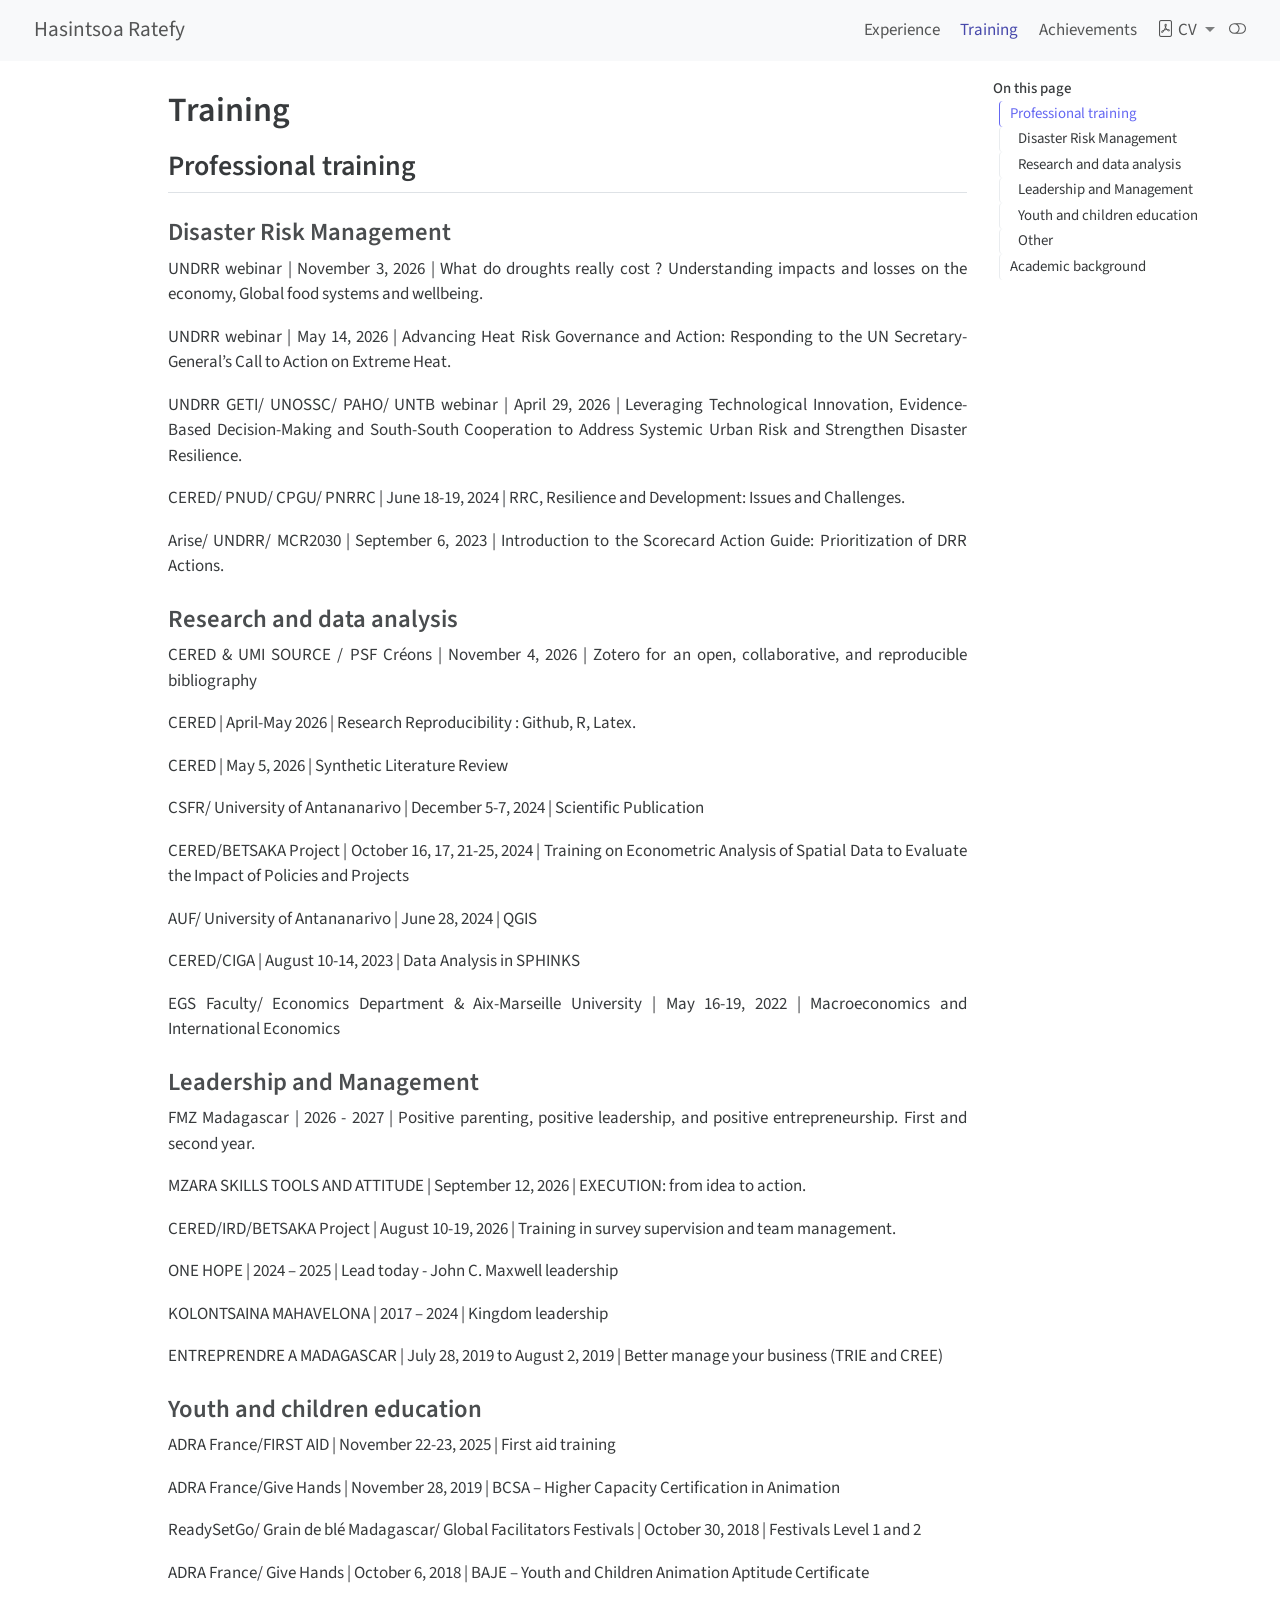
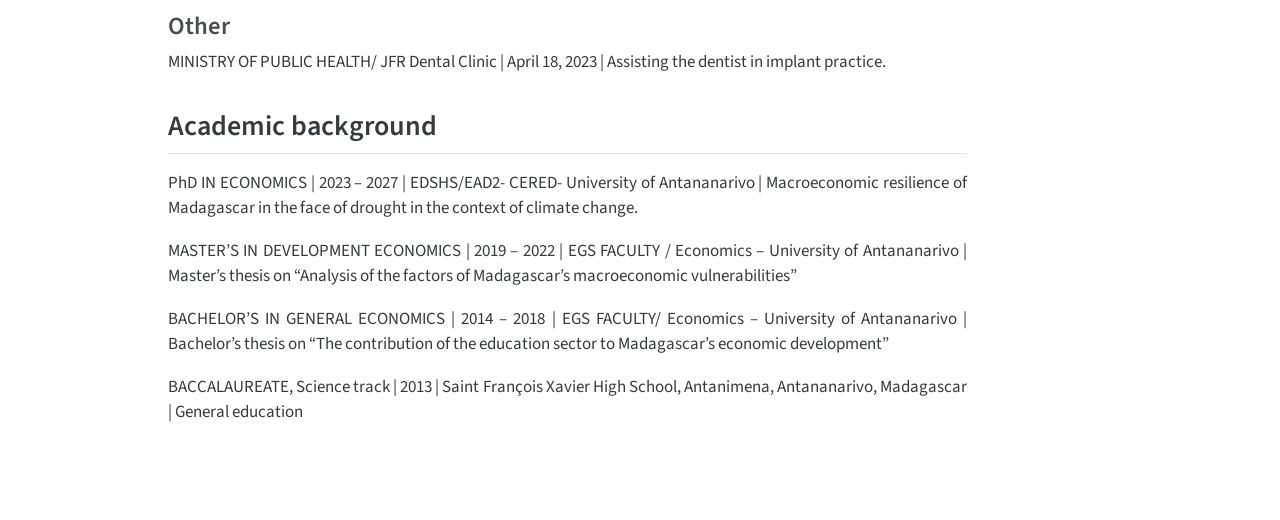
<file: Pages/Training.html>
<!DOCTYPE html>
<html xmlns="http://www.w3.org/1999/xhtml" lang="en" xml:lang="en"><head>

<meta charset="utf-8">
<meta name="generator" content="quarto-1.11.9">

<meta name="viewport" content="width=device-width, initial-scale=1.0, user-scalable=yes">


<title>Training – Hasintsoa Ratefy</title>
<style>
/* Default styles provided by pandoc.
** See https://pandoc.org/MANUAL.html#variables-for-html for config info.
*/
span.smallcaps{font-variant: small-caps;}
div.columns{display: flex; gap: 1.5em;}
div.column{flex: auto;}
@media screen {
div.columns{gap: min(4vw, 1.5em);}
div.column{overflow-x: auto;}
}
div.hanging-indent{margin-left: 1.5em; text-indent: -1.5em;}
ul.task-list{list-style: none;}
ul.task-list li input[type="checkbox"] {
  width: 0.8em;
  margin: 0 0.8em 0.2em -1em; /* quarto-specific, see https://github.com/quarto-dev/quarto-cli/issues/4556 */ 
  vertical-align: middle;
}
</style>


<script src="../site_libs/quarto-nav/quarto-nav.js"></script>
<script src="../site_libs/quarto-nav/headroom.min.js"></script>
<link href="../favicon.ico" rel="icon">
<script src="../site_libs/clipboard/clipboard.min.js"></script>
<script src="../site_libs/quarto-html/quarto.js" type="module"></script>
<script src="../site_libs/quarto-html/tabsets/tabsets.js" type="module"></script>
<script src="../site_libs/quarto-html/scrollable-regions/scrollable-regions.js" type="module"></script>
<script src="../site_libs/quarto-html/popper.min.js"></script>
<script src="../site_libs/quarto-html/tippy.umd.min.js"></script>
<script src="../site_libs/quarto-html/anchor.min.js"></script>
<link href="../site_libs/quarto-html/tippy.css" rel="stylesheet">
<link href="../site_libs/quarto-html/quarto-syntax-highlighting-63b5708e65d6cd79cd7618c58d0c21e7.css" rel="stylesheet" class="quarto-color-scheme" id="quarto-text-highlighting-styles">
<link href="../site_libs/quarto-html/quarto-syntax-highlighting-dark-447e42e69aaa9833c0ba1b986f430b20.css" rel="stylesheet" class="quarto-color-scheme quarto-color-alternate" id="quarto-text-highlighting-styles">
<link href="../site_libs/quarto-html/quarto-syntax-highlighting-63b5708e65d6cd79cd7618c58d0c21e7.css" rel="stylesheet" class="quarto-color-scheme-extra" id="quarto-text-highlighting-styles">
<script src="../site_libs/bootstrap/bootstrap.min.js"></script>
<link href="../site_libs/bootstrap/bootstrap-icons.css" rel="stylesheet">
<link href="../site_libs/bootstrap/bootstrap-6c70e078dea7c58e50a976207e4cd14d.min.css" rel="stylesheet" append-hash="true" class="quarto-color-scheme" id="quarto-bootstrap" data-mode="light">
<link href="../site_libs/bootstrap/bootstrap-dark-32280d01ff3a7ff5cbe701a37ed6ca11.min.css" rel="stylesheet" append-hash="true" class="quarto-color-scheme quarto-color-alternate" id="quarto-bootstrap" data-mode="dark">
<link href="../site_libs/bootstrap/bootstrap-6c70e078dea7c58e50a976207e4cd14d.min.css" rel="stylesheet" append-hash="true" class="quarto-color-scheme-extra" id="quarto-bootstrap" data-mode="light">
<script id="quarto-search-options" type="application/json">{
  "language": {
    "search-no-results-text": "No results",
    "search-matching-documents-text": "matching documents",
    "search-copy-link-title": "Copy link to search",
    "search-hide-matches-text": "Hide additional matches",
    "search-more-match-text": "more match in this document",
    "search-more-matches-text": "more matches in this document",
    "search-clear-button-title": "Clear",
    "search-text-placeholder": "",
    "search-detached-cancel-button-title": "Cancel",
    "search-submit-button-title": "Submit",
    "search-label": "Search"
  }
}</script>


<meta property="og:title" content="Training – Hasintsoa Ratefy">
<meta property="og:description" content="">
<meta property="og:site_name" content="Hasintsoa Ratefy">
</head>

<body class="nav-fixed quarto-light"><a id="quarto-skip-link" class="visually-hidden-focusable" href="#quarto-document-content">Skip to main content</a><script id="quarto-html-before-body" type="application/javascript">
    const toggleBodyColorMode = (bsSheetEl) => {
      const mode = bsSheetEl.getAttribute("data-mode");
      const bodyEl = window.document.querySelector("body");
      if (mode === "dark") {
        bodyEl.classList.add("quarto-dark");
        bodyEl.classList.remove("quarto-light");
      } else {
        bodyEl.classList.add("quarto-light");
        bodyEl.classList.remove("quarto-dark");
      }
    }
    const toggleBodyColorPrimary = () => {
      const bsSheetEl = window.document.querySelector("link#quarto-bootstrap:not([rel=disabled-stylesheet])");
      if (bsSheetEl) {
        toggleBodyColorMode(bsSheetEl);
      }
    }
    const setColorSchemeToggle = (alternate) => {
      const toggles = window.document.querySelectorAll('.quarto-color-scheme-toggle');
      for (let i=0; i < toggles.length; i++) {
        const toggle = toggles[i];
        if (toggle) {
          toggle.setAttribute("aria-checked", alternate ? "true" : "false");
          if (alternate) {
            toggle.classList.add("alternate");
          } else {
            toggle.classList.remove("alternate");
          }
        }
      }
    };
    const toggleColorMode = (alternate) => {
      // Switch the stylesheets
      const primaryStylesheets = window.document.querySelectorAll('link.quarto-color-scheme:not(.quarto-color-alternate)');
      const alternateStylesheets = window.document.querySelectorAll('link.quarto-color-scheme.quarto-color-alternate');
      manageTransitions('#quarto-margin-sidebar .nav-link', false);
      if (alternate) {
        // note: dark is layered on light, we don't disable primary!
        enableStylesheet(alternateStylesheets);
        for (const sheetNode of alternateStylesheets) {
          if (sheetNode.id === "quarto-bootstrap") {
            toggleBodyColorMode(sheetNode);
          }
        }
      } else {
        disableStylesheet(alternateStylesheets);
        enableStylesheet(primaryStylesheets)
        toggleBodyColorPrimary();
      }
      manageTransitions('#quarto-margin-sidebar .nav-link', true);
      // Switch the toggles
      setColorSchemeToggle(alternate)
    }
    // Hack to workaround the fact that safari doesn't
    // properly recolor the scrollbar when toggling (#1455).
    // Not run on load: stylesheets are set before first paint there, and
    // scrolling would undo the scroll to a URL fragment (#14973).
    // The one pixel nudge keeps the reader where they were.
    const refreshSafariScrollbar = () => {
      if (navigator.userAgent.indexOf('Safari') > 0 && navigator.userAgent.indexOf('Chrome') == -1) {
        manageTransitions("body", false);
        const scrollY = window.scrollY;
        window.scrollTo(0, scrollY > 0 ? scrollY - 1 : 1);
        setTimeout(() => {
          window.scrollTo(0, scrollY);
          manageTransitions("body", true);
        }, 40);
      }
    }
    const disableStylesheet = (stylesheets) => {
      for (let i=0; i < stylesheets.length; i++) {
        const stylesheet = stylesheets[i];
        stylesheet.rel = 'disabled-stylesheet';
      }
    }
    const enableStylesheet = (stylesheets) => {
      for (let i=0; i < stylesheets.length; i++) {
        const stylesheet = stylesheets[i];
        if(stylesheet.rel !== 'stylesheet') { // for Chrome, which will still FOUC without this check
          stylesheet.rel = 'stylesheet';
        }
      }
    }
    const manageTransitions = (selector, allowTransitions) => {
      const els = window.document.querySelectorAll(selector);
      for (let i=0; i < els.length; i++) {
        const el = els[i];
        if (allowTransitions) {
          el.classList.remove('notransition');
        } else {
          el.classList.add('notransition');
        }
      }
    }
    const isFileUrl = () => {
      return window.location.protocol === 'file:';
    }
    const hasAlternateSentinel = () => {
      let styleSentinel = getColorSchemeSentinel();
      if (styleSentinel !== null) {
        return styleSentinel === "alternate";
      } else {
        return false;
      }
    }
    const setStyleSentinel = (alternate) => {
      const value = alternate ? "alternate" : "default";
      if (!isFileUrl()) {
        window.localStorage.setItem("quarto-color-scheme", value);
      } else {
        localAlternateSentinel = value;
      }
    }
    const getColorSchemeSentinel = () => {
      if (!isFileUrl()) {
        const storageValue = window.localStorage.getItem("quarto-color-scheme");
        return storageValue != null ? storageValue : localAlternateSentinel;
      } else {
        return localAlternateSentinel;
      }
    }
    const toggleGiscusIfUsed = (isAlternate, darkModeDefault) => {
      const baseTheme = document.querySelector('#giscus-base-theme')?.value ?? 'light';
      const alternateTheme = document.querySelector('#giscus-alt-theme')?.value ?? 'dark';
      let newTheme = '';
      if(authorPrefersDark) {
        newTheme = isAlternate ? baseTheme : alternateTheme;
      } else {
        newTheme = isAlternate ? alternateTheme : baseTheme;
      }
      const changeGiscusTheme = () => {
        // From: https://github.com/giscus/giscus/issues/336
        const sendMessage = (message) => {
          const iframe = document.querySelector('iframe.giscus-frame');
          if (!iframe) return;
          iframe.contentWindow.postMessage({ giscus: message }, 'https://giscus.app');
        }
        sendMessage({
          setConfig: {
            theme: newTheme
          }
        });
      }
      const isGiscussLoaded = window.document.querySelector('iframe.giscus-frame') !== null;
      if (isGiscussLoaded) {
        changeGiscusTheme();
      }
    };
    const authorPrefersDark = false;
    const darkModeDefault = authorPrefersDark;
      document.querySelector('link#quarto-text-highlighting-styles.quarto-color-scheme-extra').rel = 'disabled-stylesheet';
      document.querySelector('link#quarto-bootstrap.quarto-color-scheme-extra').rel = 'disabled-stylesheet';
    let localAlternateSentinel = darkModeDefault ? 'alternate' : 'default';
    // Dark / light mode switch
    window.quartoToggleColorScheme = () => {
      // Read the current dark / light value
      let toAlternate = !hasAlternateSentinel();
      toggleColorMode(toAlternate);
      refreshSafariScrollbar();
      setStyleSentinel(toAlternate);
      toggleGiscusIfUsed(toAlternate, darkModeDefault);
      window.dispatchEvent(new Event('resize'));
    };
    // Switch to dark mode if need be
    if (hasAlternateSentinel()) {
      toggleColorMode(true);
    } else {
      toggleColorMode(false);
    }
  </script>

<div id="quarto-search-results"></div>
  <header id="quarto-header" class="headroom fixed-top">
    <nav class="navbar navbar-expand-lg " data-bs-theme="dark" aria-label="Site">
      <div class="navbar-container container-fluid">
      <div class="navbar-brand-container mx-auto">
    <a class="navbar-brand" href="../index.html">
    <span class="navbar-title">Hasintsoa Ratefy</span>
    </a>
  </div>
          <button class="navbar-toggler" type="button" data-bs-toggle="collapse" data-bs-target="#navbarCollapse" aria-controls="navbarCollapse" aria-expanded="false" aria-label="Toggle navigation" onclick="if (window.quartoToggleHeadroom) { window.quartoToggleHeadroom(); }">
  <span class="navbar-toggler-icon"></span>
</button>
          <div class="collapse navbar-collapse" id="navbarCollapse">
            <ul class="navbar-nav navbar-nav-scroll ms-auto">
  <li class="nav-item">
    <a class="nav-link" href="../Pages/Experience.html"> 
<span class="menu-text">Experience</span></a>
  </li>  
  <li class="nav-item">
    <a class="nav-link active" href="../Pages/Training.html" aria-current="page"> 
<span class="menu-text">Training</span></a>
  </li>  
  <li class="nav-item">
    <a class="nav-link" href="../Pages/Achievements.html"> 
<span class="menu-text">Achievements</span></a>
  </li>  
  <li class="nav-item dropdown ">
    <a class="nav-link dropdown-toggle" href="#" id="nav-menu-cv" role="link" data-bs-toggle="dropdown" aria-expanded="false">
      <i class="bi bi-file-pdf" role="img">
</i> 
 <span class="menu-text">CV</span>
    </a>
    <ul class="dropdown-menu dropdown-menu-end" aria-labelledby="nav-menu-cv">    
        <li>
    <a class="dropdown-item" href="../files/EN_CV_Hasintsoa_RATEFY_nov_2026.pdf">
 <span class="dropdown-text">English</span></a>
  </li>  
        <li>
    <a class="dropdown-item" href="../files/FR_CV_Hasintsoa_RATEFY_nov_2026.pdf">
 <span class="dropdown-text">French</span></a>
  </li>  
    </ul>
  </li>
</ul>
          </div> <!-- /navcollapse -->
            <div class="quarto-navbar-tools">
  <button type="button" role="switch" aria-checked="false" class="quarto-color-scheme-toggle quarto-navigation-tool  px-1" onclick="window.quartoToggleColorScheme(); return false;" title="Toggle dark mode" aria-label="Toggle dark mode"><i class="bi"></i></button>
</div>
      </div> <!-- /container-fluid -->
    </nav>
</header>
<!-- content -->
<div id="quarto-content" class="quarto-container page-columns page-rows-contents page-layout-article page-navbar">
<!-- sidebar -->
<!-- margin-sidebar -->
    <div id="quarto-margin-sidebar" class="sidebar margin-sidebar">
        <nav id="TOC" role="doc-toc" aria-labelledby="toc-title" class="toc-active">
    <h2 id="toc-title">On this page</h2>
   
  <ul>
  <li><a href="#professional-training" id="toc-professional-training" class="nav-link active" data-scroll-target="#professional-training">Professional training</a>
  <ul class="collapse">
  <li><a href="#disaster-risk-management" id="toc-disaster-risk-management" class="nav-link" data-scroll-target="#disaster-risk-management">Disaster Risk Management</a></li>
  <li><a href="#research-and-data-analysis" id="toc-research-and-data-analysis" class="nav-link" data-scroll-target="#research-and-data-analysis">Research and data analysis</a></li>
  <li><a href="#leadership-and-management" id="toc-leadership-and-management" class="nav-link" data-scroll-target="#leadership-and-management">Leadership and Management</a></li>
  <li><a href="#youth-and-children-education" id="toc-youth-and-children-education" class="nav-link" data-scroll-target="#youth-and-children-education">Youth and children education</a></li>
  <li><a href="#other" id="toc-other" class="nav-link" data-scroll-target="#other">Other</a></li>
  </ul></li>
  <li><a href="#academic-background" id="toc-academic-background" class="nav-link" data-scroll-target="#academic-background">Academic background</a></li>
  </ul>
</nav>
    </div>
<!-- main -->
<main class="content" id="quarto-document-content" tabindex="-1">


<header id="title-block-header" class="quarto-title-block default">
<div class="quarto-title">
<h1 class="title">Training</h1>
</div>



<div class="quarto-title-meta">

    
  
    
  </div>
  


</header>


<script>
function hide_buttons(button, abstract) {
  var x = document.getElementById(abstract);
  if (x.style.display === "none") {
    x.style.display = "block";
    button.classList.add('toggled');
  } else {
    x.style.display = "none";
    button.classList.remove('toggled');
  }
}
</script>
<style>

.button_link {
  background-color: transparent; /* blue background */
  color: currentColor; /* white text */
  border: transparent; /* remove default border */
  border-radius: 5px; /* rounded corners */
  padding: 10px 20px; /* add some padding */
  cursor: pointer; /* change cursor on hover */
  transition: background-color 0.3s ease; /* smooth transition on hover */
  display: inline-flex;
  align-items: center; 
  font-weight: bold;
}

.button_link:hover {
  background-color: transparent;
}

.button_link::before {
  content: "";
  display: inline-block;
  width: 0;
  height: 0;
  border-style: solid;
  border-width: 5px 0 5px 10px;
  border-color: transparent transparent transparent #000;
  margin-right: 10px;
  transition: transform 0.2s;
}

.button_link.toggled::before {
  transform: rotate(90deg);
}

h4 {
  margin-top: 2rem; 
  margin-bottom: 0.5rem;
}
</style>

<section id="professional-training" class="level2">
<h2 class="anchored" data-anchor-id="professional-training">Professional training</h2>
<section id="disaster-risk-management" class="level3">
<h3 class="anchored" data-anchor-id="disaster-risk-management">Disaster Risk Management</h3>
<p>UNDRR webinar | November 3, 2026 | What do droughts really cost&nbsp;? Understanding impacts and losses on the economy, Global food systems and wellbeing.</p>
<p>UNDRR webinar | May 14, 2026 | Advancing Heat Risk Governance and Action: Responding to the UN Secretary-General’s Call to Action on Extreme Heat.</p>
<p>UNDRR GETI/ UNOSSC/ PAHO/ UNTB webinar | April 29, 2026 | Leveraging Technological Innovation, Evidence-Based Decision-Making and South-South Cooperation to Address Systemic Urban Risk and Strengthen Disaster Resilience.</p>
<p>CERED/ PNUD/ CPGU/ PNRRC | June 18-19, 2024 | RRC, Resilience and Development: Issues and Challenges.</p>
<p>Arise/ UNDRR/ MCR2030 | September 6, 2023 | Introduction to the Scorecard Action Guide: Prioritization of DRR Actions.</p>
</section>
<section id="research-and-data-analysis" class="level3">
<h3 class="anchored" data-anchor-id="research-and-data-analysis">Research and data analysis</h3>
<p>CERED &amp; UMI SOURCE / PSF Créons | November 4, 2026 | Zotero for an open, collaborative, and reproducible bibliography</p>
<p>CERED | April-May 2026 | Research Reproducibility&nbsp;: Github, R, Latex.</p>
<p>CERED | May 5, 2026 | Synthetic Literature Review</p>
<p>CSFR/ University of Antananarivo | December 5-7, 2024 | Scientific Publication</p>
<p>CERED/BETSAKA Project | October 16, 17, 21-25, 2024 | Training on Econometric Analysis of Spatial Data to Evaluate the Impact of Policies and Projects</p>
<p>AUF/ University of Antananarivo | June 28, 2024 | QGIS</p>
<p>CERED/CIGA | August 10-14, 2023 | Data Analysis in SPHINKS</p>
<p>EGS Faculty/ Economics Department &amp; Aix-Marseille University | May 16-19, 2022 | Macroeconomics and International Economics</p>
</section>
<section id="leadership-and-management" class="level3">
<h3 class="anchored" data-anchor-id="leadership-and-management">Leadership and Management</h3>
<p>FMZ Madagascar | 2026 - 2027 | Positive parenting, positive leadership, and positive entrepreneurship. First and second year.</p>
<p>MZARA SKILLS TOOLS AND ATTITUDE | September 12, 2026 | EXECUTION: from idea to action.</p>
<p>CERED/IRD/BETSAKA Project | August 10-19, 2026 | Training in survey supervision and team management.</p>
<p>ONE HOPE | 2024 – 2025 | Lead today&nbsp;- John C. Maxwell leadership</p>
<p>KOLONTSAINA MAHAVELONA | 2017 – 2024 | Kingdom leadership</p>
<p>ENTREPRENDRE A MADAGASCAR | July 28, 2019 to August 2, 2019 | Better manage your business (TRIE and CREE)</p>
</section>
<section id="youth-and-children-education" class="level3">
<h3 class="anchored" data-anchor-id="youth-and-children-education">Youth and children education</h3>
<p>ADRA France/FIRST AID | November 22-23, 2025 | First aid training</p>
<p>ADRA France/Give Hands | November 28, 2019 | BCSA – Higher Capacity Certification in Animation</p>
<p>ReadySetGo/ Grain de blé Madagascar/ Global Facilitators Festivals | October 30, 2018 | Festivals Level 1 and 2</p>
<p>ADRA France/ Give Hands | October 6, 2018 | BAJE – Youth and Children Animation Aptitude Certificate</p>
</section>
<section id="other" class="level3">
<h3 class="anchored" data-anchor-id="other">Other</h3>
<p>MINISTRY OF PUBLIC HEALTH/ JFR Dental Clinic | April 18, 2023 | Assisting the dentist in implant practice.</p>
</section>
</section>
<section id="academic-background" class="level2">
<h2 class="anchored" data-anchor-id="academic-background">Academic background</h2>
<p>PhD IN ECONOMICS | 2023 – 2027 | EDSHS/EAD2- CERED- University of Antananarivo | Macroeconomic resilience of Madagascar in the face of drought in the context of climate change.</p>
<p>MASTER’S IN DEVELOPMENT ECONOMICS | 2019 – 2022 | EGS FACULTY / Economics – University of Antananarivo | Master’s thesis on “Analysis of the factors of Madagascar’s macroeconomic vulnerabilities”</p>
<p>BACHELOR’S IN GENERAL ECONOMICS | 2014 – 2018 | EGS FACULTY/ Economics – University of Antananarivo | Bachelor’s thesis on “The contribution of the education sector to Madagascar’s economic development”</p>
<p>BACCALAUREATE, Science track | 2013 | Saint François Xavier High School, Antanimena, Antananarivo, Madagascar | General education</p>


</section>

</main> <!-- /main -->
<script id="quarto-html-after-body" type="application/javascript">
  window.document.addEventListener("DOMContentLoaded", function (event) {
    // Ensure there is a toggle, if there isn't float one in the top right
    if (window.document.querySelector('.quarto-color-scheme-toggle') === null) {
      const toggle = window.document.createElement('button');
      toggle.type = "button";
      toggle.setAttribute("role", "switch");
      toggle.setAttribute("aria-checked", "false");
      toggle.classList.add('top-right');
      toggle.classList.add('quarto-color-scheme-toggle');
      toggle.setAttribute("aria-label", "Toggle dark mode");
      toggle.onclick = function() { try { window.quartoToggleColorScheme(); } catch {} return false; };
      const i = window.document.createElement("i");
      i.classList.add('bi');
      toggle.appendChild(i);
      // Put the toggle in a landmark of its own, so that landmark navigation
      // can reach it.
      //
      // The container is always a fresh direct child of body, and the toggle is
      // never moved into page furniture that the theme or the author controls.
      // The toggle is positioned against the page, so any ancestor that
      // establishes a containing block captures it: a positioned element or a
      // grid for position: absolute, and transform, filter, will-change or
      // contain for position: fixed. A direct child of body has none of these
      // to inherit, and the shift when one appears is silent and visual.
      //
      // ARIA says a document should have at most one banner, and axe reports a
      // duplicate whether or not the banners carry distinct labels. So use a
      // header when the page has no banner yet, and a named region otherwise.
      //
      // A header is a banner wherever it sits, unless it is inside sectioning
      // content, so this cannot just look at the children of body: a custom
      // page layout wraps the title block header in a plain div. An explicit
      // role="banner" always counts.
      const sectioning = 'article, aside, main, nav, section, [role="article"], [role="complementary"], [role="main"], [role="navigation"], [role="region"]';
      const hasBanner = Array.from(
        window.document.querySelectorAll('header:not([role]), [role="banner"]')
      ).some(function(el) {
        return el.hasAttribute("role") || el.closest(sectioning) === null;
      });
      const container = window.document.createElement(hasBanner ? "div" : "header");
      if (hasBanner) {
        container.setAttribute("role", "region");
        container.setAttribute("aria-label", "Toggle dark mode");
      }
      container.classList.add('quarto-color-scheme-toggle-container');
      container.appendChild(toggle);
      window.document.body.appendChild(container);
    }
    setColorSchemeToggle(hasAlternateSentinel())
    const icon = "";
    const anchorJS = new window.AnchorJS();
    anchorJS.options = {
      placement: 'right',
      icon: icon
    };
    anchorJS.add('.anchored');
    const isCodeAnnotation = (el) => {
      for (const clz of el.classList) {
        if (clz.startsWith('code-annotation-')) {                     
          return true;
        }
      }
      return false;
    }
    const onCopySuccess = function(e) {
      // button target
      const button = e.trigger;
      // don't keep focus
      button.blur();
      // flash "checked"
      button.classList.add('code-copy-button-checked');
      var currentTitle = button.getAttribute("title");
      button.setAttribute("title", "Copied!");
      let tooltip;
      if (window.bootstrap) {
        button.setAttribute("data-bs-toggle", "tooltip");
        button.setAttribute("data-bs-placement", "left");
        button.setAttribute("data-bs-title", "Copied!");
        tooltip = new bootstrap.Tooltip(button, 
          { trigger: "manual", 
            customClass: "code-copy-button-tooltip",
            offset: [0, -8]});
        tooltip.show();    
      }
      setTimeout(function() {
        if (tooltip) {
          tooltip.hide();
          button.removeAttribute("data-bs-title");
          button.removeAttribute("data-bs-toggle");
          button.removeAttribute("data-bs-placement");
        }
        button.setAttribute("title", currentTitle);
        button.classList.remove('code-copy-button-checked');
      }, 1000);
      // clear code selection
      e.clearSelection();
    }
    const getTextToCopy = function(trigger) {
      const outerScaffold = trigger.parentElement.cloneNode(true);
      const codeEl = outerScaffold.querySelector('code');
      for (const childEl of codeEl.children) {
        if (isCodeAnnotation(childEl)) {
          childEl.remove();
        }
      }
      return codeEl.innerText;
    }
    const clipboard = new window.ClipboardJS('.code-copy-button:not([data-in-quarto-modal])', {
      text: getTextToCopy
    });
    clipboard.on('success', onCopySuccess);
    if (window.document.getElementById('quarto-embedded-source-code-modal')) {
      const clipboardModal = new window.ClipboardJS('.code-copy-button[data-in-quarto-modal]', {
        text: getTextToCopy,
        container: window.document.getElementById('quarto-embedded-source-code-modal')
      });
      clipboardModal.on('success', onCopySuccess);
    }
      var localhostRegex = new RegExp(/^(?:http|https):\/\/localhost\:?[0-9]*\//);
      var mailtoRegex = new RegExp(/^mailto:/);
        var filterRegex = new RegExp("https:\/\/HasintsoaMG\.github\.io\/hasintsoaratefy\/");
      var isInternal = (href) => {
          return filterRegex.test(href) || localhostRegex.test(href) || mailtoRegex.test(href);
      }
      // Inspect non-navigation links and adorn them if external
      window.quartoDecorateExternalLinks = function (root) {
     var links = (root || window.document).querySelectorAll('a[href]:not(.nav-link):not(.navbar-brand):not(.toc-action):not(.sidebar-link):not(.sidebar-item-toggle):not(.pagination-link):not(.no-external):not([aria-hidden]):not(.dropdown-item):not(.quarto-navigation-tool):not(.about-link)');
      for (var i=0; i<links.length; i++) {
        const link = links[i];
        if (!isInternal(link.href)) {
          // undo the damage that might have been done by quarto-nav.js in the case of
          // links that we want to consider external
          if (link.dataset.originalHref !== undefined) {
            link.href = link.dataset.originalHref;
          }
          if (!link.classList.contains('no-external-icon')) {
          }
        }
      }
      };
      window.quartoDecorateExternalLinks(window.document);
    // Esc closes the popup (WCAG 1.4.13) and focus leaving both trigger and
    // popup closes it (WCAG 2.4.11); tippy handles neither for interactive popups.
    const hideOnEscAndFocusOut = {
      name: 'hideOnEscAndFocusOut',
      defaultValue: true,
      fn(instance) {
        const dismiss = () => {
          // A show scheduled by the trigger delay would otherwise reopen it
          instance.clearDelayTimeouts();
          instance.hide();
        };
        const onKeyDown = (event) => {
          if (event.key !== 'Escape') {
            return;
          }
          // Keep Esc from also reaching page handlers (e.g. reveal.js overview),
          // except an open reveal.js slide menu, which Esc should close too.
          // The menu handles keys only when its keyboard option is on.
          const menuHandlesEsc = window.Reveal?.getPlugin?.('menu')?.isOpen() &&
            window.Reveal.getConfig().menu?.keyboard !== false;
          if (!menuHandlesEsc) {
            event.stopPropagation();
          }
          if (instance.popper.contains(window.document.activeElement)) {
            // Disabled while refocusing so the focus trigger does not reopen it
            instance.disable();
            instance.reference.focus();
            instance.enable();
          }
          dismiss();
        };
        const onFocusOut = (event) => {
          const target = event.relatedTarget;
          if (target && !instance.reference.contains(target) &&
              !instance.popper.contains(target)) {
            dismiss();
          }
        };
        // On the trigger too: a click trigger (code-annotations: select) has no
        // blur handling. Attached for the instance's lifetime so leaving the
        // trigger also cancels a show still pending on the trigger delay.
        instance.reference.addEventListener('focusout', onFocusOut);
        return {
          onShow() {
            window.document.addEventListener('keydown', onKeyDown, true);
            instance.popper.addEventListener('focusout', onFocusOut);
          },
          onHide() {
            window.document.removeEventListener('keydown', onKeyDown, true);
            instance.popper.removeEventListener('focusout', onFocusOut);
          },
          onDestroy() {
            instance.reference.removeEventListener('focusout', onFocusOut);
          },
        };
      },
    };
    function tippyHover(el, contentFn, onTriggerFn, onUntriggerFn) {
      const config = {
        allowHTML: true,
        maxWidth: 500,
        delay: 100,
        arrow: false,
        appendTo: function(el) {
            return el.parentElement;
        },
        interactive: true,
        interactiveBorder: 10,
        theme: 'quarto',
        placement: 'bottom-start',
        plugins: [hideOnEscAndFocusOut],
      };
      if (contentFn) {
        config.content = contentFn;
      }
      if (onTriggerFn) {
        config.onTrigger = onTriggerFn;
      }
      if (onUntriggerFn) {
        config.onUntrigger = onUntriggerFn;
      }
      window.tippy(el, config); 
    }
    const noterefs = window.document.querySelectorAll('a[role="doc-noteref"]');
    for (var i=0; i<noterefs.length; i++) {
      const ref = noterefs[i];
      tippyHover(ref, function() {
        // use id or data attribute instead here
        let href = ref.getAttribute('data-footnote-href') || ref.getAttribute('href');
        try { href = new URL(href).hash; } catch {}
        const id = href.replace(/^#\/?/, "");
        const note = window.document.getElementById(id);
        if (note) {
          return note.innerHTML;
        } else {
          return "";
        }
      });
    }
    const xrefs = window.document.querySelectorAll('a.quarto-xref');
    const processXRef = (id, note) => {
      // Strip column container classes
      const stripColumnClz = (el) => {
        el.classList.remove("page-full", "page-columns");
        if (el.children) {
          for (const child of el.children) {
            stripColumnClz(child);
          }
        }
      }
      stripColumnClz(note)
      if (id === null || id.startsWith('sec-')) {
        // Special case sections, only their first couple elements
        const container = document.createElement("div");
        if (note.children && note.children.length > 2) {
          container.appendChild(note.children[0].cloneNode(true));
          for (let i = 1; i < note.children.length; i++) {
            const child = note.children[i];
            if (child.tagName === "P" && child.innerText === "") {
              continue;
            } else {
              container.appendChild(child.cloneNode(true));
              break;
            }
          }
          if (window.Quarto?.typesetMath) {
            window.Quarto.typesetMath(container);
          }
          return container.innerHTML
        } else {
          if (window.Quarto?.typesetMath) {
            window.Quarto.typesetMath(note);
          }
          return note.innerHTML;
        }
      } else {
        // Remove any anchor links if they are present
        const anchorLink = note.querySelector('a.anchorjs-link');
        if (anchorLink) {
          anchorLink.remove();
        }
        if (window.Quarto?.typesetMath) {
          window.Quarto.typesetMath(note);
        }
        if (note.classList.contains("callout")) {
          return note.outerHTML;
        } else {
          return note.innerHTML;
        }
      }
    }
    for (var i=0; i<xrefs.length; i++) {
      const xref = xrefs[i];
      tippyHover(xref, undefined, function(instance) {
        instance.disable();
        let url = xref.getAttribute('href');
        let hash = undefined; 
        if (url.startsWith('#')) {
          hash = url;
        } else {
          try { hash = new URL(url).hash; } catch {}
        }
        if (hash) {
          const id = hash.replace(/^#\/?/, "");
          const note = window.document.getElementById(id);
          if (note !== null) {
            try {
              const html = processXRef(id, note.cloneNode(true));
              instance.setContent(html);
            } finally {
              instance.enable();
              instance.show();
            }
          } else {
            // See if we can fetch this
            fetch(url.split('#')[0])
            .then(res => res.text())
            .then(html => {
              const parser = new DOMParser();
              const htmlDoc = parser.parseFromString(html, "text/html");
              const note = htmlDoc.getElementById(id);
              if (note !== null) {
                const html = processXRef(id, note);
                instance.setContent(html);
              } 
            }).finally(() => {
              instance.enable();
              instance.show();
            });
          }
        } else {
          // See if we can fetch a full url (with no hash to target)
          // This is a special case and we should probably do some content thinning / targeting
          fetch(url)
          .then(res => res.text())
          .then(html => {
            const parser = new DOMParser();
            const htmlDoc = parser.parseFromString(html, "text/html");
            const note = htmlDoc.querySelector('main.content');
            if (note !== null) {
              // This should only happen for chapter cross references
              // (since there is no id in the URL)
              // remove the first header
              if (note.children.length > 0 && note.children[0].tagName === "HEADER") {
                note.children[0].remove();
              }
              const html = processXRef(null, note);
              instance.setContent(html);
            } 
          }).finally(() => {
            instance.enable();
            instance.show();
          });
        }
      }, function(instance) {
      });
    }
        let selectedAnnoteEl;
        const selectorForAnnotation = ( cell, annotation) => {
          let cellAttr = 'data-code-cell="' + cell + '"';
          let lineAttr = 'data-code-annotation="' +  annotation + '"';
          const selector = 'span[' + cellAttr + '][' + lineAttr + ']';
          return selector;
        }
        const selectCodeLines = (annoteEl) => {
          const doc = window.document;
          const targetCell = annoteEl.getAttribute("data-target-cell");
          const targetAnnotation = annoteEl.getAttribute("data-target-annotation");
          const annoteSpan = window.document.querySelector(selectorForAnnotation(targetCell, targetAnnotation));
          const lines = annoteSpan.getAttribute("data-code-lines").split(",");
          const lineIds = lines.map((line) => {
            return targetCell + "-" + line;
          })
          // Each band is positioned against its own containing block, which is
          // not the offsetParent of the lines, so place it from client rects.
          const placeBand = (band, firstEl, lastEl, codeBlock) => {
            const container = band.offsetParent;
            if (container === null) {
              return;
            }
            const containerRect = container.getBoundingClientRect();
            // Reveal.js scales slides with a transform, so convert client
            // pixels back to the CSS pixels of the container.
            const scale = containerRect.height / container.offsetHeight || 1;
            const firstRect = firstEl.getBoundingClientRect();
            const lastRect = lastEl.getBoundingClientRect();
            const top = (firstRect.top - containerRect.top) / scale - container.clientTop + container.scrollTop;
            const height = (lastRect.bottom - firstRect.top) / scale;
            band.style.top = top - 2 + "px";
            band.style.height = height + 4 + "px";
            if (codeBlock) {
              // Without the copy button wrapper, the containing block is wider
              // than the code block, so span the code block explicitly.
              const blockRect = codeBlock.getBoundingClientRect();
              band.style.left = (blockRect.left - containerRect.left) / scale - container.clientLeft + container.scrollLeft + "px";
              band.style.width = blockRect.width / scale + "px";
            }
          };
          if (lineIds.length > 0) {
            const el = window.document.getElementById(lineIds[0]);
            const lastEl = window.document.getElementById(lineIds[lineIds.length - 1]);
            const parent = el.parentElement.parentElement;
            // cook up a div (if necessary) and position it
            let div = window.document.getElementById("code-annotation-line-highlight");
            if (div === null) {
              div = window.document.createElement("div");
              div.setAttribute("id", "code-annotation-line-highlight");
              div.style.position = 'absolute';
              parent.appendChild(div);
            }
            placeBand(div, el, lastEl, parent.closest("div.sourceCode") || parent);
            let gutterDiv = window.document.getElementById("code-annotation-line-highlight-gutter");
            if (gutterDiv === null) {
              gutterDiv = window.document.createElement("div");
              gutterDiv.setAttribute("id", "code-annotation-line-highlight-gutter");
              gutterDiv.style.position = 'absolute';
              const codeCell = window.document.getElementById(targetCell);
              const gutter = codeCell.querySelector('.code-annotation-gutter');
              gutter.appendChild(gutterDiv);
            }
            placeBand(gutterDiv, el, lastEl);
            selectedAnnoteEl = annoteEl;
          }
        };
        const unselectCodeLines = () => {
          const elementsIds = ["code-annotation-line-highlight", "code-annotation-line-highlight-gutter"];
          elementsIds.forEach((elId) => {
            const div = window.document.getElementById(elId);
            if (div) {
              div.remove();
            }
          });
          selectedAnnoteEl = undefined;
        };
          // Handle positioning of the toggle
      window.addEventListener(
        "resize",
        throttle(() => {
          elRect = undefined;
          if (selectedAnnoteEl) {
            selectCodeLines(selectedAnnoteEl);
          }
        }, 10)
      );
      function throttle(fn, ms) {
      let throttle = false;
      let timer;
        return (...args) => {
          if(!throttle) { // first call gets through
              fn.apply(this, args);
              throttle = true;
          } else { // all the others get throttled
              if(timer) clearTimeout(timer); // cancel #2
              timer = setTimeout(() => {
                fn.apply(this, args);
                timer = throttle = false;
              }, ms);
          }
        };
      }
        // Attach click handler to the DT
        const annoteDls = window.document.querySelectorAll('dt[data-target-cell]');
        for (const annoteDlNode of annoteDls) {
          annoteDlNode.addEventListener('click', (event) => {
            const clickedEl = event.target;
            if (clickedEl !== selectedAnnoteEl) {
              unselectCodeLines();
              const activeEl = window.document.querySelector('dt[data-target-cell].code-annotation-active');
              if (activeEl) {
                activeEl.classList.remove('code-annotation-active');
              }
              selectCodeLines(clickedEl);
              clickedEl.classList.add('code-annotation-active');
            } else {
              // Unselect the line
              unselectCodeLines();
              clickedEl.classList.remove('code-annotation-active');
            }
          });
        }
    const findCites = (el) => {
      const parentEl = el.parentElement;
      if (parentEl) {
        const cites = parentEl.dataset.cites;
        if (cites) {
          return {
            el,
            cites: cites.split(' ')
          };
        } else {
          return findCites(el.parentElement)
        }
      } else {
        return undefined;
      }
    };
    var bibliorefs = window.document.querySelectorAll('a[role="doc-biblioref"]');
    for (var i=0; i<bibliorefs.length; i++) {
      const ref = bibliorefs[i];
      const citeInfo = findCites(ref);
      if (citeInfo) {
        tippyHover(citeInfo.el, function() {
          var popup = window.document.createElement('div');
          citeInfo.cites.forEach(function(cite) {
            var citeDiv = window.document.createElement('div');
            citeDiv.classList.add('hanging-indent');
            citeDiv.classList.add('csl-entry');
            var biblioDiv = window.document.getElementById('ref-' + cite);
            if (biblioDiv) {
              citeDiv.innerHTML = biblioDiv.innerHTML;
            }
            popup.appendChild(citeDiv);
          });
          return popup.innerHTML;
        });
      }
    }
  });
  </script>
  <script type="application/javascript">
  window.quartoScrollableRegionsLabels = {"code":"Scrollable code","output":"Scrollable output"};
  </script>
</div> <!-- /content -->




</body></html>
</file>
<file: site_libs/quarto-html/tippy.css>
.tippy-box[data-animation=fade][data-state=hidden]{opacity:0}[data-tippy-root]{max-width:calc(100vw - 10px)}.tippy-box{position:relative;background-color:#333;color:#fff;border-radius:4px;font-size:14px;line-height:1.4;white-space:normal;outline:0;transition-property:transform,visibility,opacity}.tippy-box[data-placement^=top]>.tippy-arrow{bottom:0}.tippy-box[data-placement^=top]>.tippy-arrow:before{bottom:-7px;left:0;border-width:8px 8px 0;border-top-color:initial;transform-origin:center top}.tippy-box[data-placement^=bottom]>.tippy-arrow{top:0}.tippy-box[data-placement^=bottom]>.tippy-arrow:before{top:-7px;left:0;border-width:0 8px 8px;border-bottom-color:initial;transform-origin:center bottom}.tippy-box[data-placement^=left]>.tippy-arrow{right:0}.tippy-box[data-placement^=left]>.tippy-arrow:before{border-width:8px 0 8px 8px;border-left-color:initial;right:-7px;transform-origin:center left}.tippy-box[data-placement^=right]>.tippy-arrow{left:0}.tippy-box[data-placement^=right]>.tippy-arrow:before{left:-7px;border-width:8px 8px 8px 0;border-right-color:initial;transform-origin:center right}.tippy-box[data-inertia][data-state=visible]{transition-timing-function:cubic-bezier(.54,1.5,.38,1.11)}.tippy-arrow{width:16px;height:16px;color:#333}.tippy-arrow:before{content:"";position:absolute;border-color:transparent;border-style:solid}.tippy-content{position:relative;padding:5px 9px;z-index:1}
</file>
<file: site_libs/quarto-html/quarto-syntax-highlighting-63b5708e65d6cd79cd7618c58d0c21e7.css>
/* quarto syntax highlight colors */
:root {
  --quarto-hl-ot-color: #003B4F;
  --quarto-hl-at-color: #657422;
  --quarto-hl-ss-color: #20794D;
  --quarto-hl-an-color: #5E5E5E;
  --quarto-hl-fu-color: #4758AB;
  --quarto-hl-st-color: #20794D;
  --quarto-hl-cf-color: #003B4F;
  --quarto-hl-op-color: #5E5E5E;
  --quarto-hl-er-color: #AD0000;
  --quarto-hl-bn-color: #AD0000;
  --quarto-hl-al-color: #AD0000;
  --quarto-hl-va-color: #111111;
  --quarto-hl-bu-color: inherit;
  --quarto-hl-ex-color: inherit;
  --quarto-hl-pp-color: #AD0000;
  --quarto-hl-in-color: #5E5E5E;
  --quarto-hl-vs-color: #20794D;
  --quarto-hl-wa-color: #5E5E5E;
  --quarto-hl-do-color: #5E5E5E;
  --quarto-hl-im-color: #00769E;
  --quarto-hl-ch-color: #20794D;
  --quarto-hl-dt-color: #AD0000;
  --quarto-hl-fl-color: #AD0000;
  --quarto-hl-co-color: #5E5E5E;
  --quarto-hl-cv-color: #5E5E5E;
  --quarto-hl-cn-color: #8f5902;
  --quarto-hl-sc-color: #5E5E5E;
  --quarto-hl-dv-color: #AD0000;
  --quarto-hl-kw-color: #003B4F;
}

/* other quarto variables */
:root {
  --quarto-font-monospace: SFMono-Regular, Menlo, Monaco, Consolas, "Liberation Mono", "Courier New", monospace;
}

/* syntax highlight based on Pandoc's rules */
pre > code.sourceCode > span {
  color: #003B4F;
}

code.sourceCode > span {
  color: #003B4F;
}

div.sourceCode,
div.sourceCode pre.sourceCode {
  color: #003B4F;
}

/* Normal */
code span {
  color: #003B4F;
}

/* Alert */
code span.al {
  color: #AD0000;
  font-style: inherit;
}

/* Annotation */
code span.an {
  color: #5E5E5E;
  font-style: inherit;
}

/* Attribute */
code span.at {
  color: #657422;
  font-style: inherit;
}

/* BaseN */
code span.bn {
  color: #AD0000;
  font-style: inherit;
}

/* BuiltIn */
code span.bu {
  font-style: inherit;
}

/* ControlFlow */
code span.cf {
  color: #003B4F;
  font-weight: bold;
  font-style: inherit;
}

/* Char */
code span.ch {
  color: #20794D;
  font-style: inherit;
}

/* Constant */
code span.cn {
  color: #8f5902;
  font-style: inherit;
}

/* Comment */
code span.co {
  color: #5E5E5E;
  font-style: inherit;
}

/* CommentVar */
code span.cv {
  color: #5E5E5E;
  font-style: italic;
}

/* Documentation */
code span.do {
  color: #5E5E5E;
  font-style: italic;
}

/* DataType */
code span.dt {
  color: #AD0000;
  font-style: inherit;
}

/* DecVal */
code span.dv {
  color: #AD0000;
  font-style: inherit;
}

/* Error */
code span.er {
  color: #AD0000;
  font-style: inherit;
}

/* Extension */
code span.ex {
  font-style: inherit;
}

/* Float */
code span.fl {
  color: #AD0000;
  font-style: inherit;
}

/* Function */
code span.fu {
  color: #4758AB;
  font-style: inherit;
}

/* Import */
code span.im {
  color: #00769E;
  font-style: inherit;
}

/* Information */
code span.in {
  color: #5E5E5E;
  font-style: inherit;
}

/* Keyword */
code span.kw {
  color: #003B4F;
  font-weight: bold;
  font-style: inherit;
}

/* Operator */
code span.op {
  color: #5E5E5E;
  font-style: inherit;
}

/* Other */
code span.ot {
  color: #003B4F;
  font-style: inherit;
}

/* Preprocessor */
code span.pp {
  color: #AD0000;
  font-style: inherit;
}

/* SpecialChar */
code span.sc {
  color: #5E5E5E;
  font-style: inherit;
}

/* SpecialString */
code span.ss {
  color: #20794D;
  font-style: inherit;
}

/* String */
code span.st {
  color: #20794D;
  font-style: inherit;
}

/* Variable */
code span.va {
  color: #111111;
  font-style: inherit;
}

/* VerbatimString */
code span.vs {
  color: #20794D;
  font-style: inherit;
}

/* Warning */
code span.wa {
  color: #5E5E5E;
  font-style: italic;
}

.prevent-inlining {
  content: "</";
}

/*# sourceMappingURL=054cc16b9e9817627be6994582d2ffb5.css.map */
</file>
<file: site_libs/quarto-html/quarto-syntax-highlighting-dark-447e42e69aaa9833c0ba1b986f430b20.css>
/* quarto syntax highlight colors */
:root {
  --quarto-hl-al-color: #f07178;
  --quarto-hl-an-color: #d4d0ab;
  --quarto-hl-at-color: #00e0e0;
  --quarto-hl-bn-color: #d4d0ab;
  --quarto-hl-bu-color: #abe338;
  --quarto-hl-ch-color: #abe338;
  --quarto-hl-co-color: #f8f8f2;
  --quarto-hl-cv-color: #ffd700;
  --quarto-hl-cn-color: #ffd700;
  --quarto-hl-cf-color: #ffa07a;
  --quarto-hl-dt-color: #ffa07a;
  --quarto-hl-dv-color: #d4d0ab;
  --quarto-hl-do-color: #f8f8f2;
  --quarto-hl-er-color: #f07178;
  --quarto-hl-ex-color: #00e0e0;
  --quarto-hl-fl-color: #d4d0ab;
  --quarto-hl-fu-color: #ffa07a;
  --quarto-hl-im-color: #abe338;
  --quarto-hl-in-color: #d4d0ab;
  --quarto-hl-kw-color: #ffa07a;
  --quarto-hl-op-color: #ffa07a;
  --quarto-hl-ot-color: #00e0e0;
  --quarto-hl-pp-color: #dcc6e0;
  --quarto-hl-re-color: #00e0e0;
  --quarto-hl-sc-color: #abe338;
  --quarto-hl-ss-color: #abe338;
  --quarto-hl-st-color: #abe338;
  --quarto-hl-va-color: #00e0e0;
  --quarto-hl-vs-color: #abe338;
  --quarto-hl-wa-color: #dcc6e0;
}

/* other quarto variables */
:root {
  --quarto-font-monospace: SFMono-Regular, Menlo, Monaco, Consolas, "Liberation Mono", "Courier New", monospace;
}

/* syntax highlight based on Pandoc's rules */
pre > code.sourceCode > span {
  color: #f8f8f2;
}

code.sourceCode > span {
  color: #f8f8f2;
}

div.sourceCode,
div.sourceCode pre.sourceCode {
  color: #f8f8f2;
}

/* Normal */
code span {
  color: #f8f8f2;
}

/* Alert */
code span.al {
  color: #f07178;
}

/* Annotation */
code span.an {
  color: #d4d0ab;
}

/* Attribute */
code span.at {
  color: #00e0e0;
}

/* BaseN */
code span.bn {
  color: #d4d0ab;
}

/* BuiltIn */
code span.bu {
  color: #abe338;
}

/* ControlFlow */
code span.cf {
  font-weight: bold;
  color: #ffa07a;
}

/* Char */
code span.ch {
  color: #abe338;
}

/* Constant */
code span.cn {
  color: #ffd700;
}

/* Comment */
code span.co {
  font-style: italic;
  color: #f8f8f2;
}

/* CommentVar */
code span.cv {
  color: #ffd700;
}

/* Documentation */
code span.do {
  color: #f8f8f2;
}

/* DataType */
code span.dt {
  color: #ffa07a;
}

/* DecVal */
code span.dv {
  color: #d4d0ab;
}

/* Error */
code span.er {
  color: #f07178;
  text-decoration: underline;
}

/* Extension */
code span.ex {
  font-weight: bold;
  color: #00e0e0;
}

/* Float */
code span.fl {
  color: #d4d0ab;
}

/* Function */
code span.fu {
  color: #ffa07a;
}

/* Import */
code span.im {
  color: #abe338;
}

/* Information */
code span.in {
  color: #d4d0ab;
}

/* Keyword */
code span.kw {
  font-weight: bold;
  color: #ffa07a;
}

/* Operator */
code span.op {
  color: #ffa07a;
}

/* Other */
code span.ot {
  color: #00e0e0;
}

/* Preprocessor */
code span.pp {
  color: #dcc6e0;
}

/* RegionMarker */
code span.re {
  background-color: #f8f8f2;
  color: #00e0e0;
}

/* SpecialChar */
code span.sc {
  color: #abe338;
}

/* SpecialString */
code span.ss {
  color: #abe338;
}

/* String */
code span.st {
  color: #abe338;
}

/* Variable */
code span.va {
  color: #00e0e0;
}

/* VerbatimString */
code span.vs {
  color: #abe338;
}

/* Warning */
code span.wa {
  color: #dcc6e0;
}

.prevent-inlining {
  content: "</";
}

/*# sourceMappingURL=be8e1111c2b710f7c3a4926ffa2967aa.css.map */
</file>
